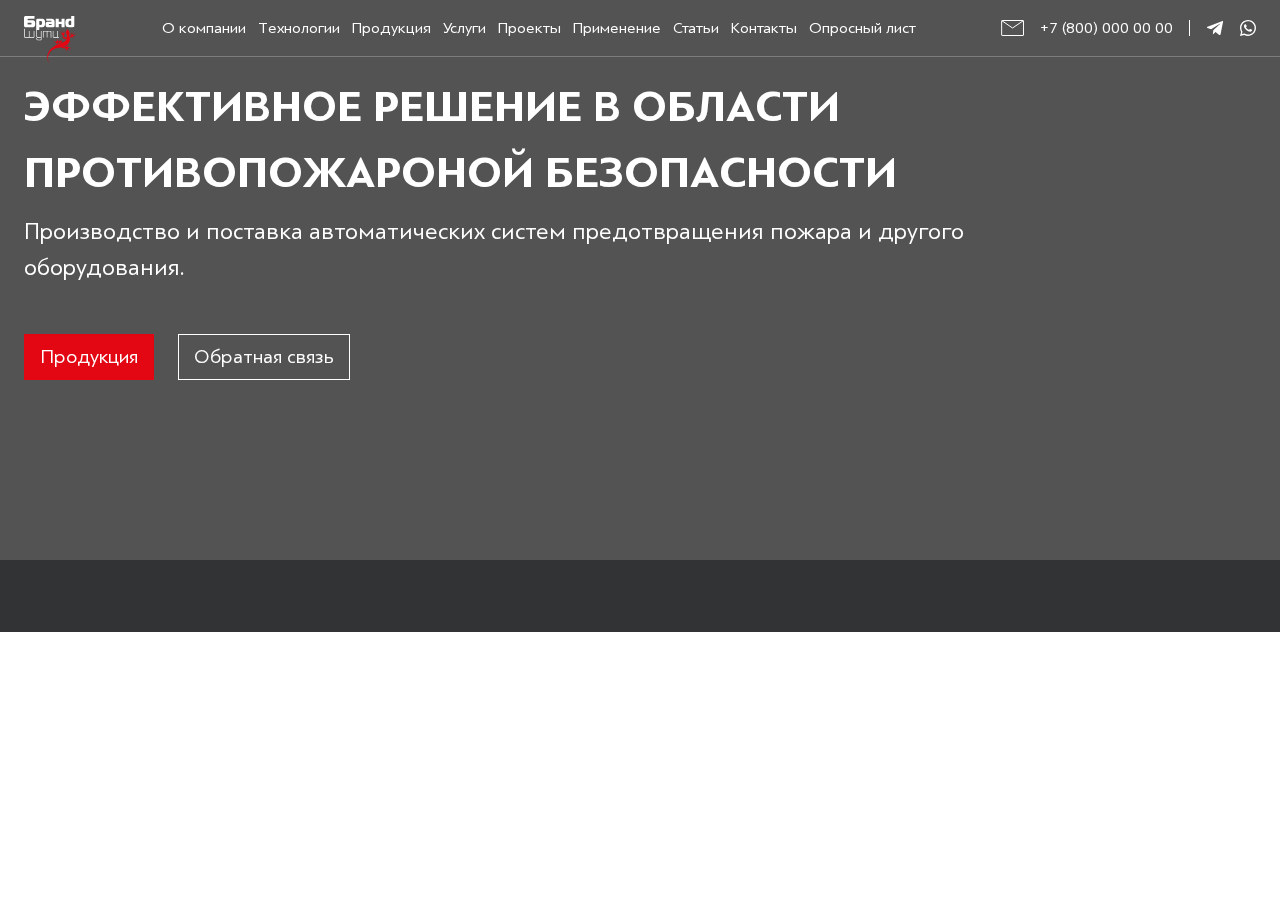
<file: index.html>
<!DOCTYPE html>
<html lang="en">
<head>
    <meta charset="UTF-8">
    <meta name="viewport" content="width=device-width, initial-scale=1.0">
    <title>Document</title>

    <link rel="stylesheet" href="./assets/fonts/stylesheet.css">
    <!-- Link Swiper's CSS -->
    <link rel="stylesheet" href="https://cdn.jsdelivr.net/npm/swiper@11/swiper-bundle.min.css" />
    <!-- Syle CSS -->
    <link rel="stylesheet" href="./assets/scss/style.css">
</head>
<body>
    
    <div class="wrapper">

        <!-- Header -->
        <header class="header">
            <div class="container header-container">
                <a href="/" class="header-logo">
                    <img src="./assets/images/logo.svg" alt="">
                </a>
                <ul class="header-navs">
                    <li>
                        <a href="#" class="header-navs__link">О компании</a>
                    </li>
                    <li>
                        <a href="#" class="header-navs__link">Технологии</a>
                    </li>
                    <li>
                        <a href="#" class="header-navs__link">Продукция</a>
                    </li>
                    <li>
                        <a href="#" class="header-navs__link">Услуги</a>
                    </li>
                    <li>
                        <a href="#" class="header-navs__link">Проекты</a>
                    </li>
                    <li>
                        <a href="#" class="header-navs__link">Применение</a>
                    </li>
                    <li>
                        <a href="#" class="header-navs__link">Статьи</a>
                    </li>
                    <li>
                        <a href="#" class="header-navs__link">Контакты</a>
                    </li>
                    <li>
                        <a href="#" class="header-navs__link">Опросный лист</a>
                    </li>
                </ul>
                <div class="header-right">
                    <a href="#">
                        <svg width="23" height="16" viewBox="0 0 23 16" fill="none" xmlns="http://www.w3.org/2000/svg">
                            <rect x="0.642822" y="0.5" width="21.8571" height="15" rx="0.5" stroke="white" />
                            <path d="M1.28571 0.997559L11.5714 7.99756L21.8571 0.998537" stroke="white" stroke-linecap="round" />
                        </svg>
                    </a>
                    <a href="tel:+7 (800) 000 00 00">+7 (800) 000 00 00</a>
                    <span class="line"></span>
                    <a href="#" class="telegram-link">
                        <svg width="18" height="16" viewBox="0 0 18 16" fill="none" xmlns="http://www.w3.org/2000/svg">
                            <path d="M17.1002 1.49373L14.5346 14.4166C14.5346 14.4166 14.1767 15.3145 13.191 14.8824L9.54402 12.0875L7.20792 14.221C7.20792 14.221 7.02562 14.3628 6.82307 14.2751L6.82529 14.2553L7.29558 10.2377C7.29558 10.2377 13.8515 4.34344 14.1216 4.09363C14.3917 3.84381 14.3039 3.7898 14.3039 3.7898C14.3174 3.48597 13.8178 3.7898 13.8178 3.7898L5.13232 9.31015L5.12266 9.30549L1.51048 8.09018C1.51048 8.09018 0.956841 7.89438 0.902828 7.46227C0.848814 7.03016 1.53074 6.8006 1.53074 6.8006L15.9187 1.15615C15.9187 1.15615 17.1002 0.636264 17.1002 1.49373Z" fill="white" />
                        </svg>
                    </a>
                    <a href="#" class="watsap-link">
                        <svg width="16" height="16" viewBox="0 0 16 16" fill="none" xmlns="http://www.w3.org/2000/svg">
                            <path d="M11.6307 9.58944C11.4266 9.49344 10.4493 9.01345 10.2668 8.93879C10.0842 8.86412 9.95533 8.84279 9.81572 9.04545C9.6761 9.24811 9.30023 9.68544 9.1821 9.8241C9.06396 9.96277 8.95657 9.97344 8.75253 9.8241C8.16637 9.59051 7.62511 9.25857 7.15237 8.84279C6.7243 8.44258 6.36196 7.97837 6.07844 7.46681C5.96031 7.27481 6.07844 7.16815 6.16436 7.06148C6.25027 6.95482 6.35766 6.83749 6.46506 6.72016C6.54367 6.61861 6.60853 6.50747 6.65836 6.38949C6.71227 6.27835 6.71227 6.14865 6.65836 6.0375C6.65836 5.9415 6.20731 4.97085 6.03548 4.57619C5.86366 4.18153 5.7133 4.23486 5.59517 4.23486H5.1656C4.96091 4.24276 4.76782 4.33108 4.62864 4.48019C4.17436 4.91069 3.92135 5.50994 3.93058 6.1335C3.98557 6.89082 4.26586 7.61486 4.73603 8.21346C5.59882 9.4864 6.77907 10.5155 8.16186 11.2001C8.63439 11.4027 8.99953 11.5201 9.28949 11.6161C9.69672 11.7383 10.1269 11.7639 10.546 11.6907C11.1085 11.5775 11.5984 11.2376 11.8991 10.7521C12.0231 10.4556 12.0639 10.1311 12.0173 9.81344C11.9636 9.73877 11.8347 9.68544 11.6307 9.58944Z" fill="white" />
                            <path d="M13.6389 2.32556C12.1384 0.821161 10.0898 -0.0172247 7.95782 0.000268354C3.54504 0.023308 -0.0133167 3.59488 0.00966537 7.97752C0.0169681 9.35243 0.383608 10.7017 1.07393 11.8934L0 16L4.23128 14.9334C5.40101 15.5657 6.71206 15.8957 8.04373 15.8933H7.95782C12.3706 15.9219 15.971 12.3922 15.9998 8.00931C16.0138 5.87665 15.163 3.82804 13.6389 2.32556ZM7.95782 14.528C6.7664 14.5289 5.59711 14.2082 4.57494 13.6L4.33868 13.4614L1.82568 14.112L2.49152 11.6801L2.34117 11.4347C0.407664 8.34189 1.36432 4.27796 4.47829 2.35735C7.08793 0.747776 10.4687 1.1275 12.6509 3.27488C13.9016 4.50707 14.602 6.18641 14.5947 7.93614C14.5887 11.5743 11.6208 14.5221 7.95782 14.528Z" fill="white" />
                        </svg>
                    </a>
                    <button class="bars">
                        <svg width="24" height="20" viewBox="0 0 24 20" fill="none" xmlns="http://www.w3.org/2000/svg">
                            <path d="M-0.00195312 9.58716H23.998" stroke="white" />
                            <path d="M-0.00195312 0.587158H23.998" stroke="white" />
                            <path d="M-0.00195312 18.5872H23.998" stroke="white" />
                        </svg>
                    </button>
                </div>
            </div>
        </header>
        <!-- Header end -->
    
        <main>

            <!-- Home -->
            <section class="home">
                <div class="home-swp">
                    <div class="swiper">
                        <div class="swiper-wrapper">
                            <div class="swiper-slide">
                                <img src="./assets/images/home-slide-1.png" alt="">
                            </div>
                            <div class="swiper-slide">
                                <img src="./assets/images/home-slide-2.png" alt="">
                            </div>
                        </div>
                    </div>
                </div>
                <div class="container home-container">
                    <div>
                        <h1>эффективное решение в области противопожароной безопасности</h1>
                        <p>Производство и поставка автоматических систем предотвращения пожара и другого оборудования.</p>
                    </div>
                    <div class="home-btn">
                        <a href="#" class="btn-red">Продукция</a>
                        <a href="#" class="btn-white-outline">Обратная связь</a>
                    </div>
                    <div class="swp-pagination"></div>
                </div>
            </section>
            <!-- Home end -->

        </main>

        <!-- Footer -->
        <footer class="footer">
            <div class="container"></div>
        </footer>
        <!-- Footer end -->

    </div>

    <!-- iMask JS -->
    <script src="./assets/js/iMask.js"></script>
    <!-- Swiper JS -->
    <script src="https://cdn.jsdelivr.net/npm/swiper@11/swiper-bundle.min.js"></script>
    <!-- JS file -->
    <script src="./assets/js/main.js"></script>

</body>
</html>
</file>
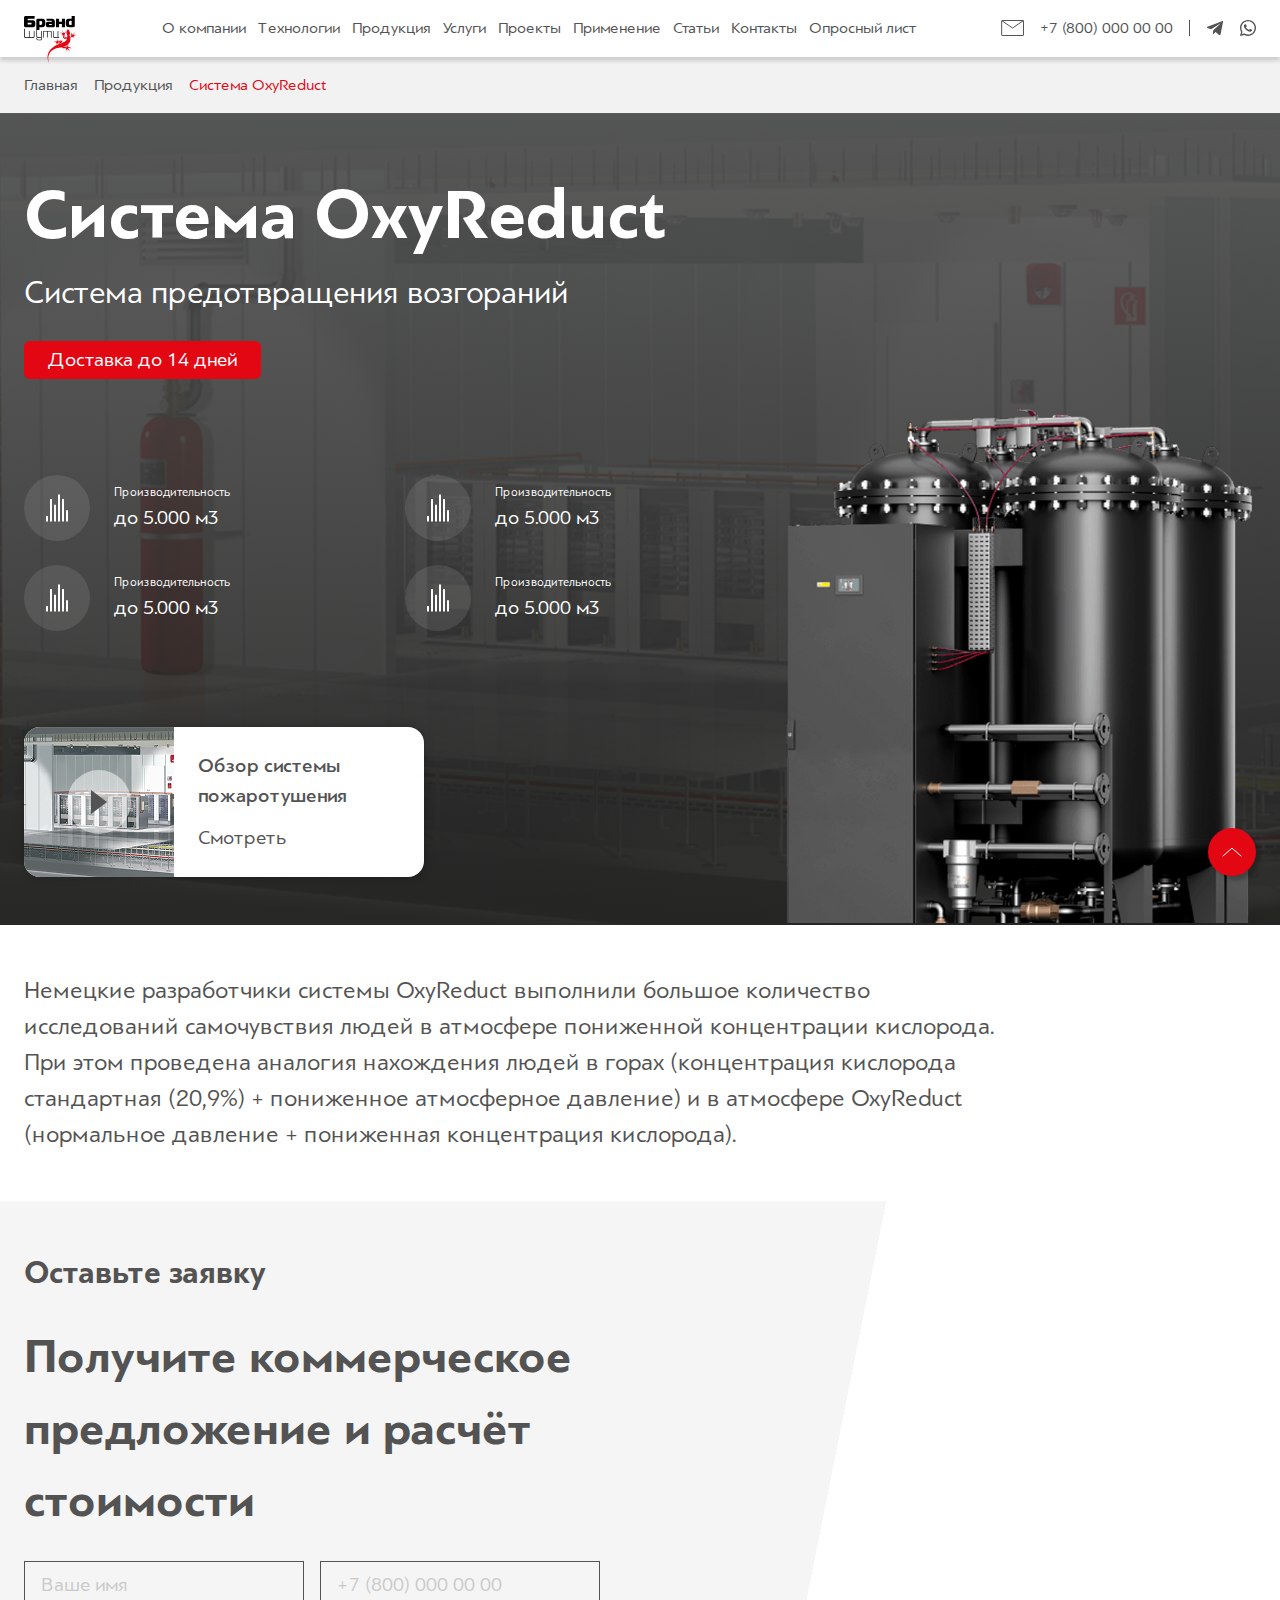
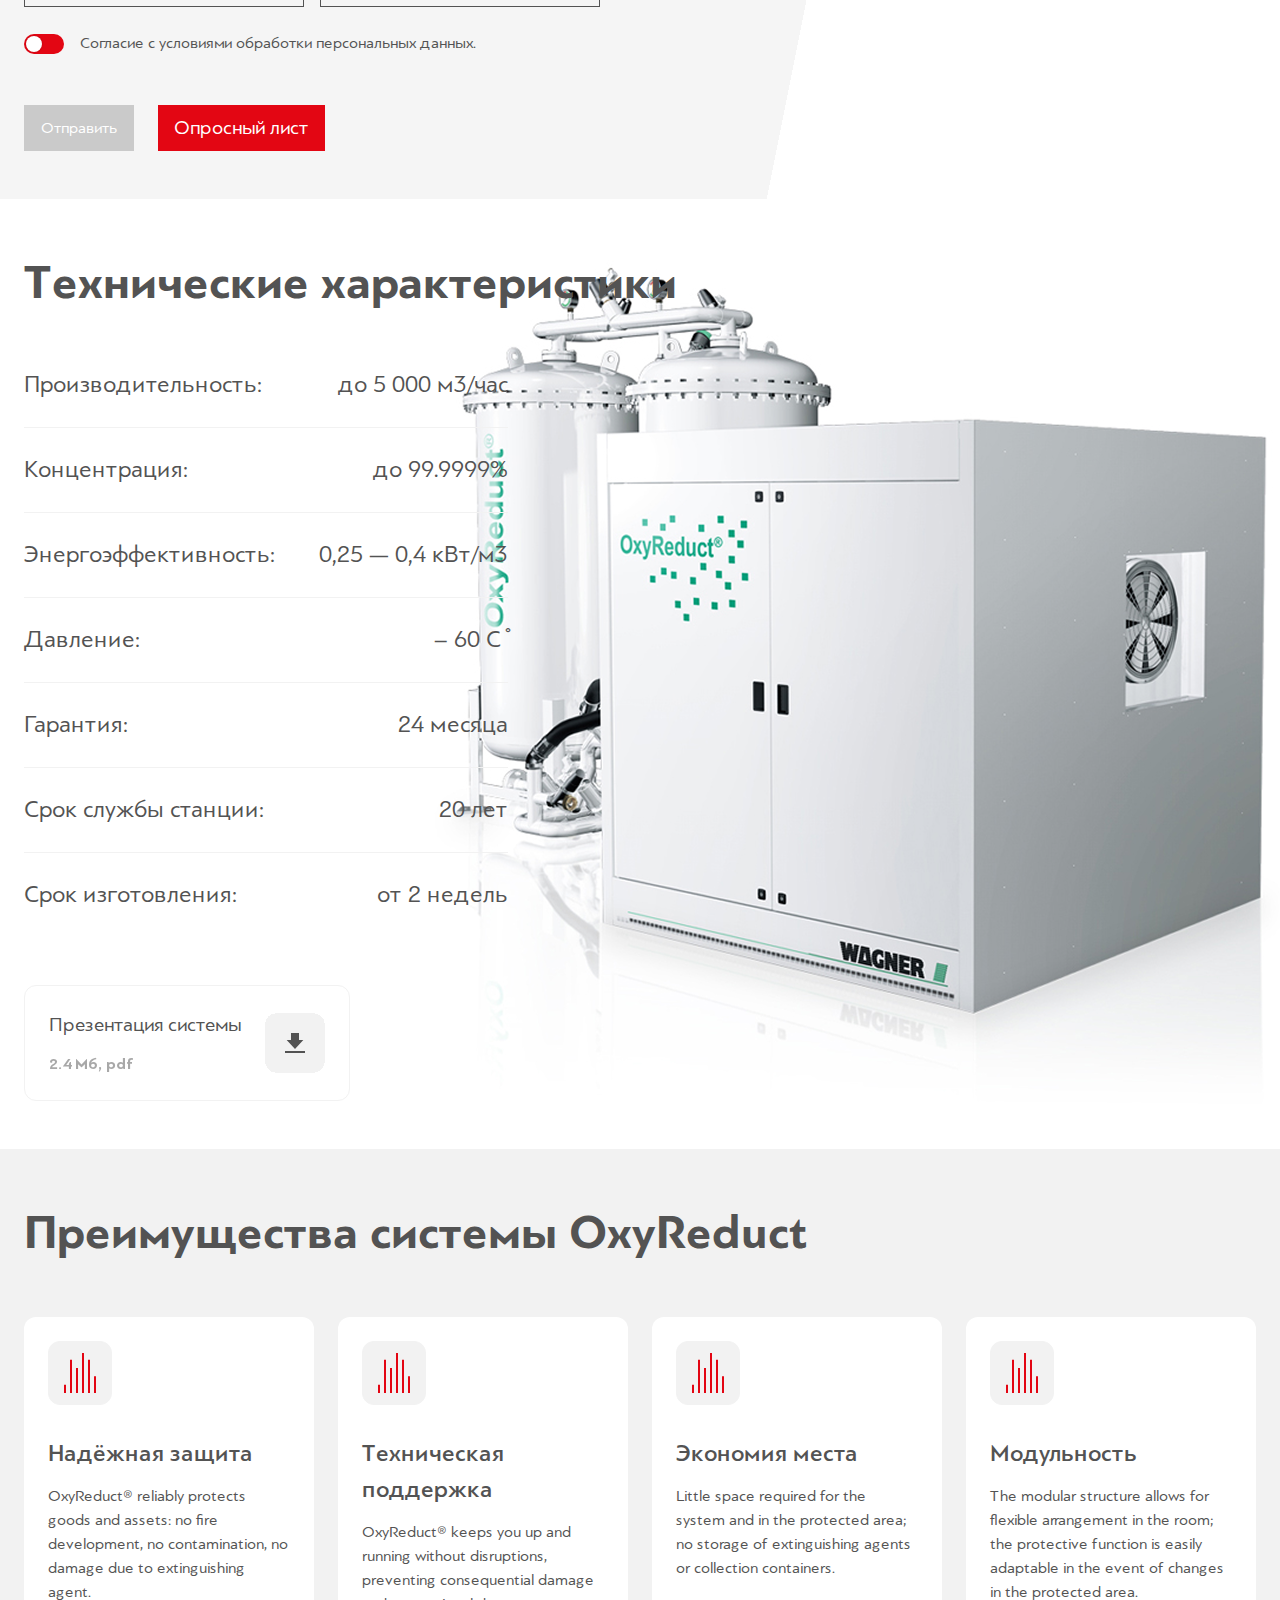
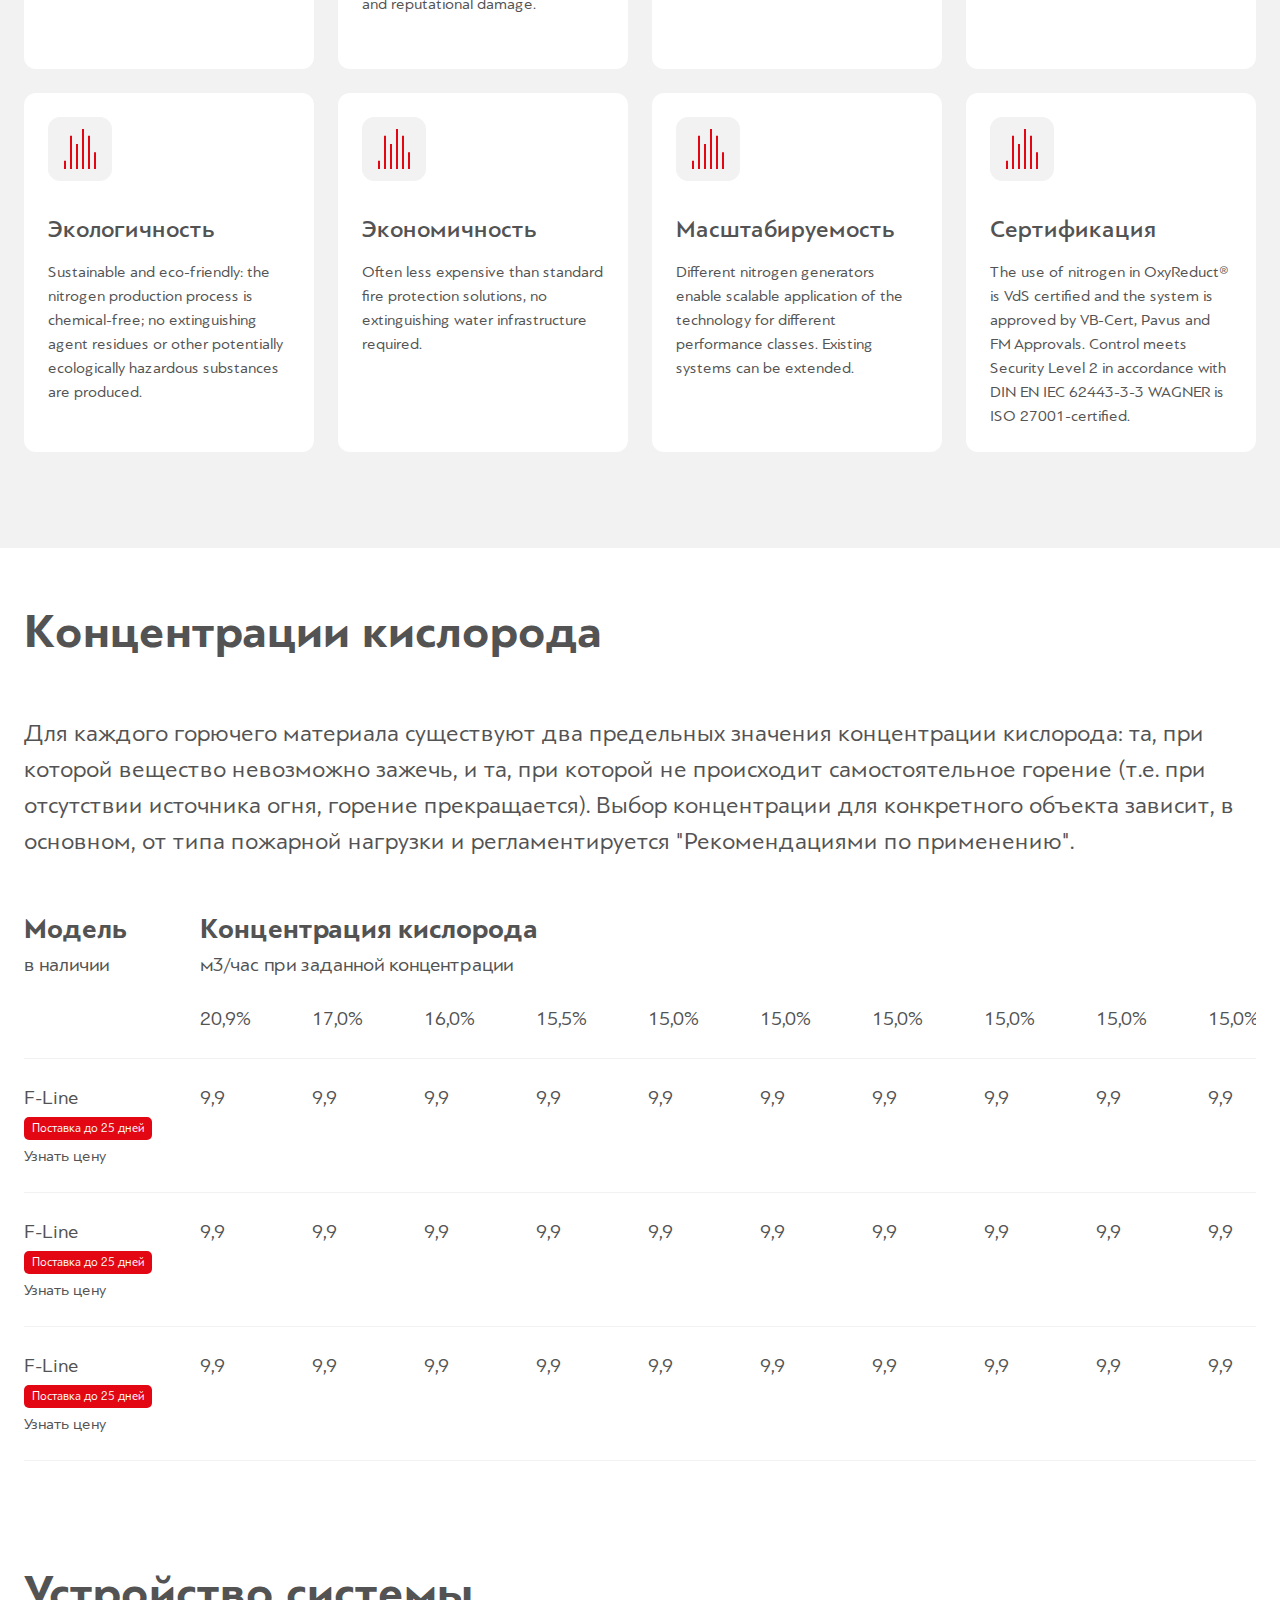
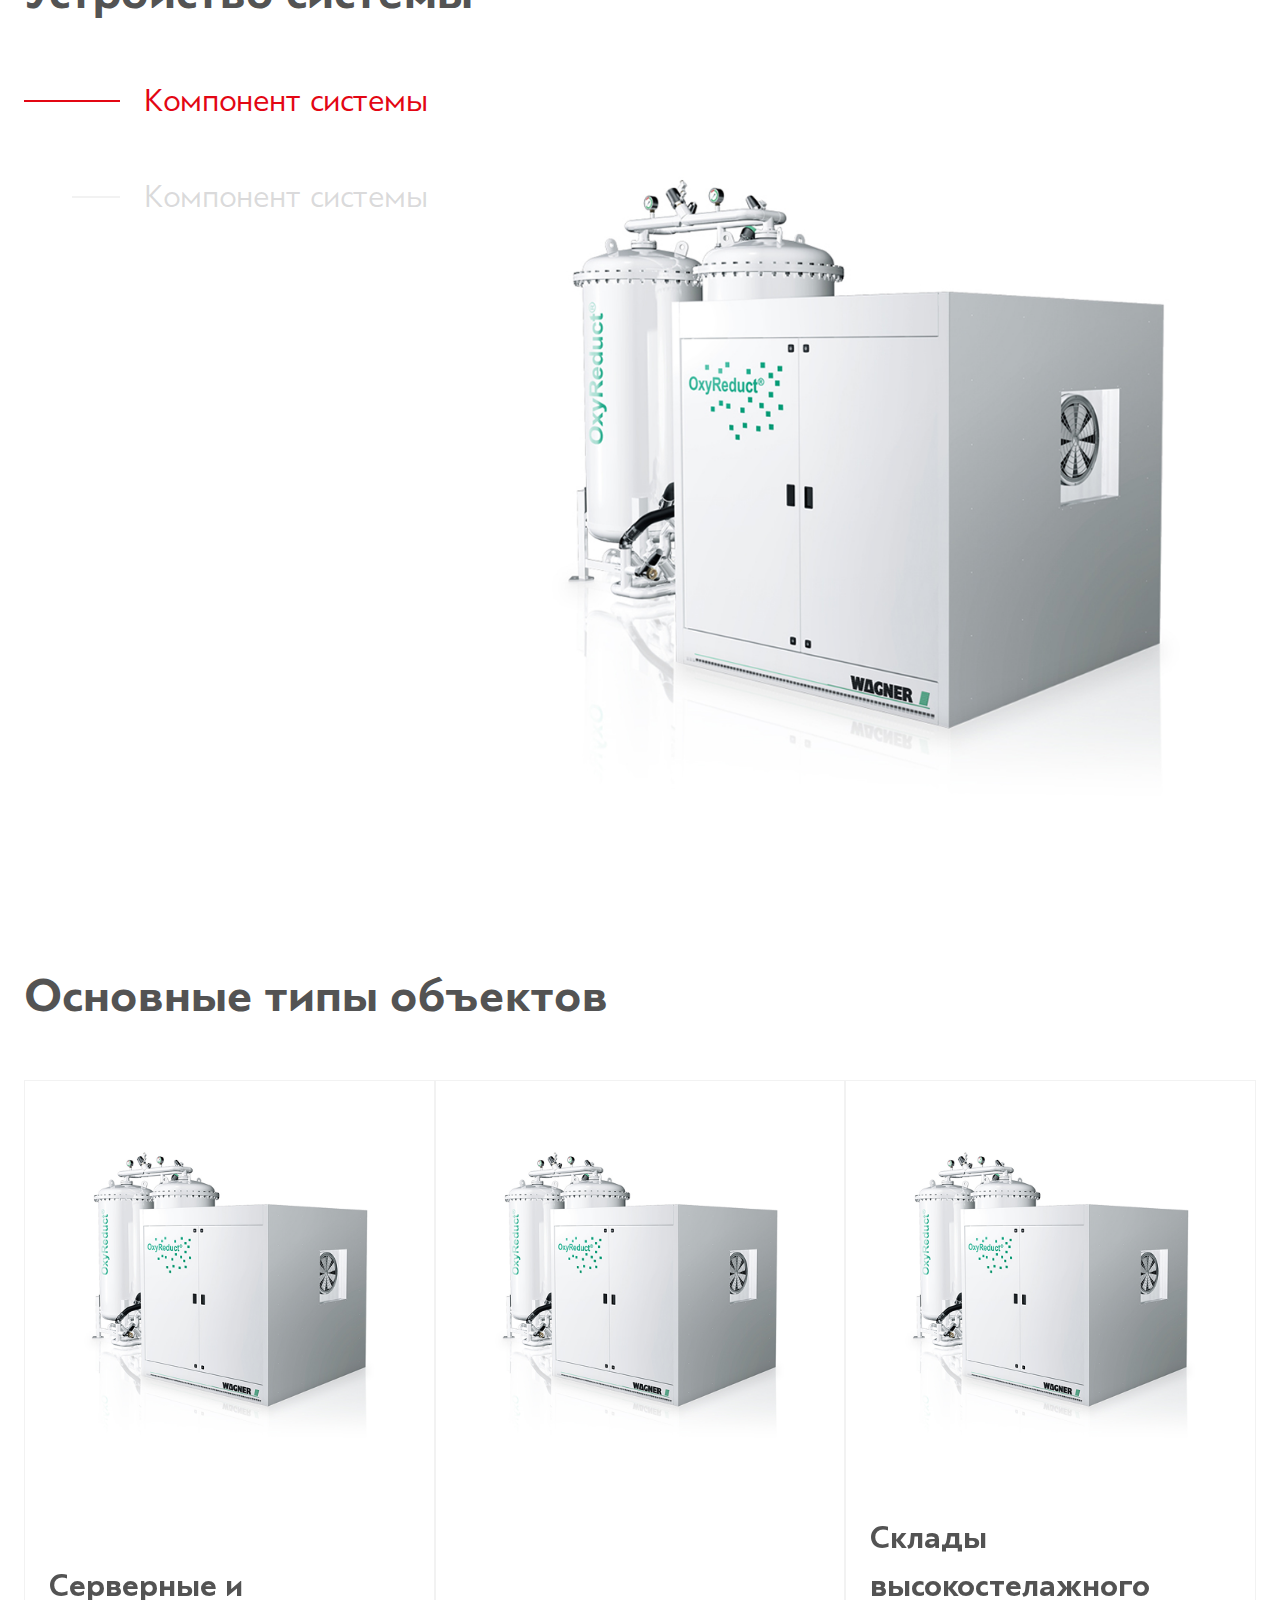
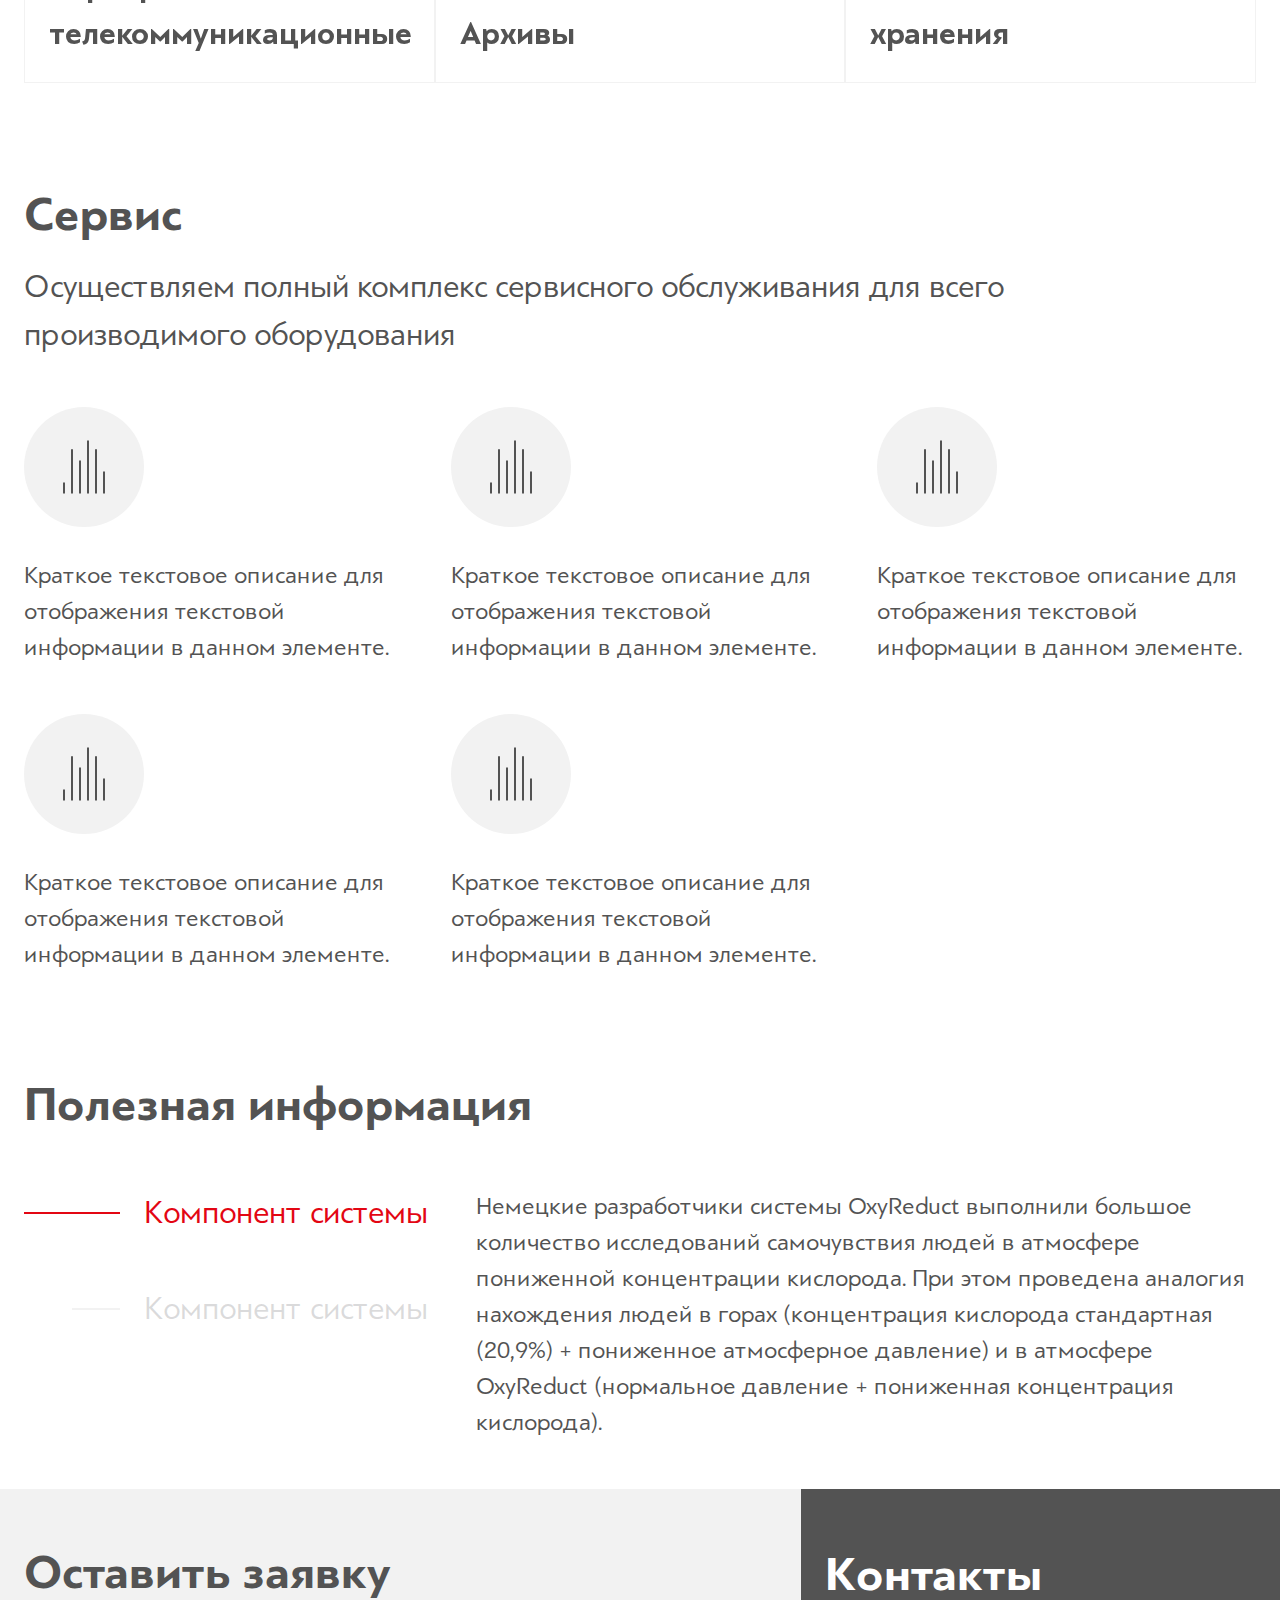
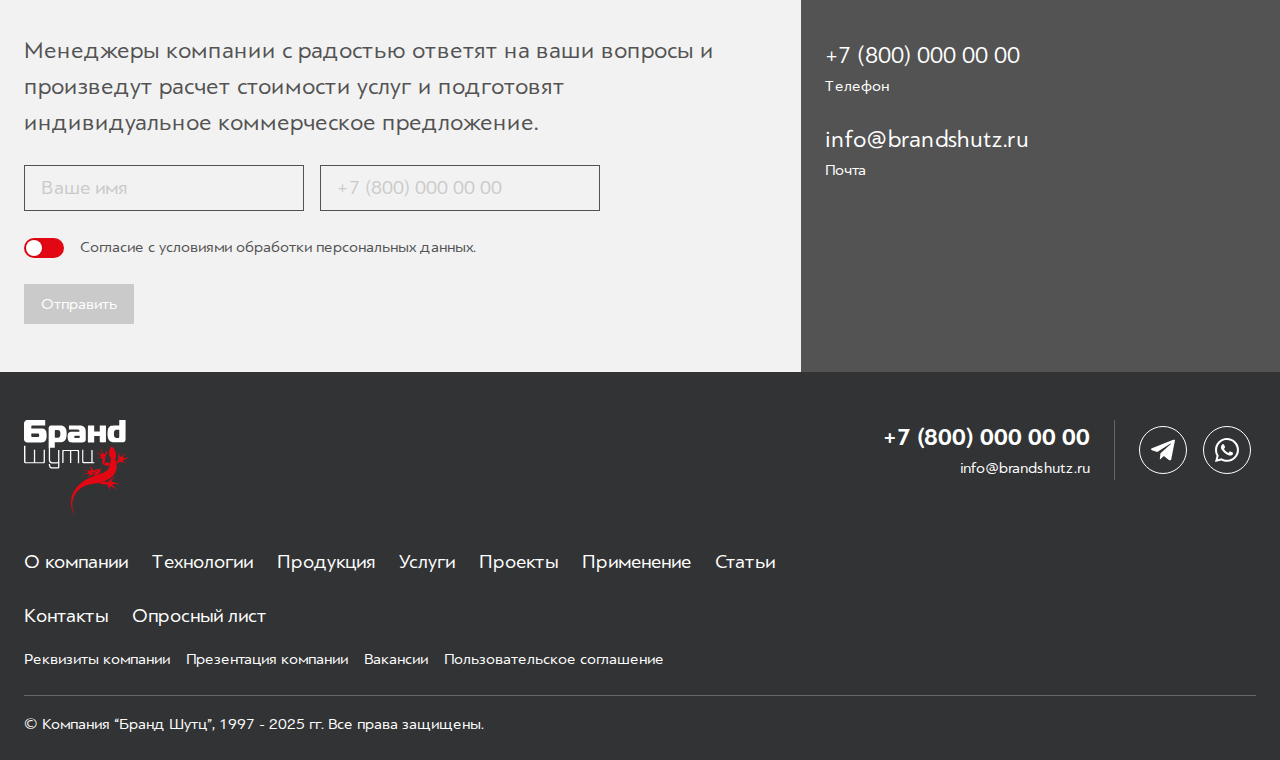
<file: production-card.html>
<!DOCTYPE html>
<html lang="en">
<head>
    <meta charset="UTF-8">
    <meta name="viewport" content="width=device-width, initial-scale=1.0">
    <title>Document</title>

    <link rel="stylesheet" href="./assets/fonts/stylesheet.css">
    <!-- Link Swiper's CSS -->
    <link rel="stylesheet" href="https://cdn.jsdelivr.net/npm/swiper@11/swiper-bundle.min.css" />
    <!-- Syle CSS -->
    <link rel="stylesheet" href="./assets/scss/style.css">
</head>
<body>

    <div class="wrapper">

        <!-- Header -->
        <header class="header header_two">
            <div class="container header-container">
                <a href="/" class="header-logo">
                    <img src="./assets/images/logo_menu.svg" alt="">
                </a>
                <ul class="header-navs">
                    <li>
                        <a href="#" class="header-navs__link">О компании</a>
                    </li>
                    <li>
                        <a href="#" class="header-navs__link">Технологии</a>
                    </li>
                    <li>
                        <a href="#" class="header-navs__link">Продукция</a>
                    </li>
                    <li>
                        <a href="#" class="header-navs__link">Услуги</a>
                    </li>
                    <li>
                        <a href="#" class="header-navs__link">Проекты</a>
                    </li>
                    <li>
                        <a href="#" class="header-navs__link">Применение</a>
                    </li>
                    <li>
                        <a href="#" class="header-navs__link">Статьи</a>
                    </li>
                    <li>
                        <a href="#" class="header-navs__link">Контакты</a>
                    </li>
                    <li>
                        <a href="#" class="header-navs__link">Опросный лист</a>
                    </li>
                </ul>
                <div class="header-right">
                    <a href="#">
                        <svg width="23" height="16" viewBox="0 0 23 16" fill="none" xmlns="http://www.w3.org/2000/svg">
                            <rect x="0.642822" y="0.5" width="21.8571" height="15" rx="0.5" stroke="#535353" />
                            <path d="M1.28571 0.997559L11.5714 7.99756L21.8571 0.998537" stroke="#535353" stroke-linecap="round" />
                        </svg>
                    </a>
                    <a href="tel:+7 (800) 000 00 00">+7 (800) 000 00 00</a>
                    <span class="line"></span>
                    <a href="#" class="telegram-link">
                        <svg width="18" height="16" viewBox="0 0 18 16" fill="none" xmlns="http://www.w3.org/2000/svg">
                            <path d="M17.1002 1.49373L14.5346 14.4166C14.5346 14.4166 14.1767 15.3145 13.191 14.8824L9.54402 12.0875L7.20792 14.221C7.20792 14.221 7.02562 14.3628 6.82307 14.2751L6.82529 14.2553L7.29558 10.2377C7.29558 10.2377 13.8515 4.34344 14.1216 4.09363C14.3917 3.84381 14.3039 3.7898 14.3039 3.7898C14.3174 3.48597 13.8178 3.7898 13.8178 3.7898L5.13232 9.31015L5.12266 9.30549L1.51048 8.09018C1.51048 8.09018 0.956841 7.89438 0.902828 7.46227C0.848814 7.03016 1.53074 6.8006 1.53074 6.8006L15.9187 1.15615C15.9187 1.15615 17.1002 0.636264 17.1002 1.49373Z" fill="#535353" />
                        </svg>
                    </a>
                    <a href="#" class="watsap-link">
                        <svg width="16" height="16" viewBox="0 0 16 16" fill="none" xmlns="http://www.w3.org/2000/svg">
                            <path d="M11.6307 9.58944C11.4266 9.49344 10.4493 9.01345 10.2668 8.93879C10.0842 8.86412 9.95533 8.84279 9.81572 9.04545C9.6761 9.24811 9.30023 9.68544 9.1821 9.8241C9.06396 9.96277 8.95657 9.97344 8.75253 9.8241C8.16637 9.59051 7.62511 9.25857 7.15237 8.84279C6.7243 8.44258 6.36196 7.97837 6.07844 7.46681C5.96031 7.27481 6.07844 7.16815 6.16436 7.06148C6.25027 6.95482 6.35766 6.83749 6.46506 6.72016C6.54367 6.61861 6.60853 6.50747 6.65836 6.38949C6.71227 6.27835 6.71227 6.14865 6.65836 6.0375C6.65836 5.9415 6.20731 4.97085 6.03548 4.57619C5.86366 4.18153 5.7133 4.23486 5.59517 4.23486H5.1656C4.96091 4.24276 4.76782 4.33108 4.62864 4.48019C4.17436 4.91069 3.92135 5.50994 3.93058 6.1335C3.98557 6.89082 4.26586 7.61486 4.73603 8.21346C5.59882 9.4864 6.77907 10.5155 8.16186 11.2001C8.63439 11.4027 8.99953 11.5201 9.28949 11.6161C9.69672 11.7383 10.1269 11.7639 10.546 11.6907C11.1085 11.5775 11.5984 11.2376 11.8991 10.7521C12.0231 10.4556 12.0639 10.1311 12.0173 9.81344C11.9636 9.73877 11.8347 9.68544 11.6307 9.58944Z" fill="#535353" />
                            <path d="M13.6389 2.32556C12.1384 0.821161 10.0898 -0.0172247 7.95782 0.000268354C3.54504 0.023308 -0.0133167 3.59488 0.00966537 7.97752C0.0169681 9.35243 0.383608 10.7017 1.07393 11.8934L0 16L4.23128 14.9334C5.40101 15.5657 6.71206 15.8957 8.04373 15.8933H7.95782C12.3706 15.9219 15.971 12.3922 15.9998 8.00931C16.0138 5.87665 15.163 3.82804 13.6389 2.32556ZM7.95782 14.528C6.7664 14.5289 5.59711 14.2082 4.57494 13.6L4.33868 13.4614L1.82568 14.112L2.49152 11.6801L2.34117 11.4347C0.407664 8.34189 1.36432 4.27796 4.47829 2.35735C7.08793 0.747776 10.4687 1.1275 12.6509 3.27488C13.9016 4.50707 14.602 6.18641 14.5947 7.93614C14.5887 11.5743 11.6208 14.5221 7.95782 14.528Z" fill="#535353" />
                        </svg>
                    </a>
                    <button class="bars">
                        <svg width="24" height="20" viewBox="0 0 24 20" fill="none" xmlns="http://www.w3.org/2000/svg">
                            <path d="M-0.00195312 9.58716H23.998" stroke="#535353" />
                            <path d="M-0.00195312 0.587158H23.998" stroke="#535353" />
                            <path d="M-0.00195312 18.5872H23.998" stroke="#535353" />
                        </svg>
                    </button>
                </div>
            </div>
        </header>
        <!-- Header end -->

        <div class="page_links">
          <div class="container">
            <a href="/">
              Главная
            </a>
            <a href="#">
              Продукция
            </a>
            <a href="#" class="active">
              Система OxyReduct
            </a>
          </div>
        </div>

        <div class="menu">
            <div class="menu_top">
                <div class="menu_head">
                    <a href="/">
                        <img src="./assets/images/logo_menu.svg" alt="">
                    </a>
                    <button class="menu_close">
                        <svg width="18" height="18" viewBox="0 0 18 18" fill="none" xmlns="http://www.w3.org/2000/svg">
                            <path d="M17 17L1 1M1 17L17 1" stroke="#535353"/>
                        </svg>
                    </button>
                </div>
                <ul class="menu_navs">
                    <li>
                        <a href="#" class="header-navs__link">О компании</a>
                    </li>
                    <li>
                        <a href="#" class="header-navs__link">Технологии</a>
                    </li>
                    <li>
                        <a href="#" class="header-navs__link">Продукция</a>
                    </li>
                    <li>
                        <a href="#" class="header-navs__link">Услуги</a>
                    </li>
                    <li>
                        <a href="#" class="header-navs__link">Проекты</a>
                    </li>
                    <li>
                        <a href="#" class="header-navs__link">Применение</a>
                    </li>
                    <li>
                        <a href="#" class="header-navs__link">Статьи</a>
                    </li>
                    <li>
                        <a href="#" class="header-navs__link">Контакты</a>
                    </li>
                    <li>
                        <a href="#" class="header-navs__link">Опросный лист</a>
                    </li>
                </ul>
            </div>
            <div class="menu_bottom">
                <div class="menu_contact">
                    <a href="tel:+78000000000" class="phone_link">
                        +7 (800) 000 00 00
                    </a>
                    <a href="mailto:info@brandshutz.ru">
                        info@brandshutz.ru
                    </a>
                </div>
                <div class="menu_social">
                    <a href="#">
                        <svg width="24" height="24" viewBox="0 0 24 24" fill="none" xmlns="http://www.w3.org/2000/svg">
                            <path d="M24 2.36132L20.1991 21.5057C20.1991 21.5057 19.669 22.836 18.2087 22.1959L12.8059 18.0553L9.34513 21.2161C9.34513 21.2161 9.07507 21.4261 8.775 21.2961L8.77829 21.2669L9.47499 15.315C9.47499 15.315 19.1872 6.58299 19.5873 6.21291C19.9874 5.84282 19.8574 5.76281 19.8574 5.76281C19.8774 5.3127 19.1372 5.76281 19.1372 5.76281L6.27025 13.9409L6.25594 13.934L0.90472 12.1336C0.90472 12.1336 0.0845327 11.8435 0.00451441 11.2033C-0.0755039 10.5632 0.934727 10.2231 0.934727 10.2231L22.2496 1.86121C22.2496 1.86121 24 1.09103 24 2.36132Z" fill="#535353"/>
                        </svg>
                    </a>
                    <a href="#">
                        <svg width="22" height="22" viewBox="0 0 22 22" fill="none" xmlns="http://www.w3.org/2000/svg">
                        <path d="M15.9922 13.1855C15.7116 13.0535 14.3678 12.3935 14.1168 12.2908C13.8658 12.1882 13.6886 12.1588 13.4966 12.4375C13.3046 12.7162 12.7878 13.3175 12.6254 13.5081C12.463 13.6988 12.3153 13.7135 12.0347 13.5081C11.2288 13.1869 10.4845 12.7305 9.83451 12.1588C9.24592 11.6085 8.74769 10.9703 8.35786 10.2669C8.19543 10.0029 8.35786 9.8562 8.47599 9.70954C8.59412 9.56288 8.74179 9.40155 8.88945 9.24021C8.99754 9.10059 9.08673 8.94777 9.15525 8.78556C9.22938 8.63273 9.22938 8.45439 9.15525 8.30156C9.15525 8.16957 8.53506 6.83492 8.29879 6.29226C8.06253 5.74961 7.85579 5.82294 7.69336 5.82294H7.1027C6.82125 5.83379 6.55575 5.95523 6.36438 6.16027C5.73975 6.7522 5.39185 7.57616 5.40455 8.43356C5.48015 9.47488 5.86556 10.4704 6.51204 11.2935C7.69838 13.0438 9.32123 14.4588 11.2226 15.4001C11.8723 15.6788 12.3744 15.8401 12.773 15.9721C13.333 16.1402 13.9245 16.1754 14.5007 16.0748C15.2742 15.919 15.9479 15.4517 16.3613 14.7841C16.5317 14.3764 16.5878 13.9302 16.5237 13.4935C16.4499 13.3908 16.2727 13.3175 15.9922 13.1855Z" fill="#535353"/>
                        <path d="M18.7535 3.19765C16.6903 1.1291 13.8735 -0.0236839 10.942 0.000368987C4.87443 0.0320485 -0.0183105 4.94295 0.0132899 10.9691C0.0233311 12.8596 0.527461 14.7149 1.47665 16.3534L0 22L5.81801 20.5334C7.42638 21.4028 9.22908 21.8566 11.0601 21.8533H10.942C17.0096 21.8926 21.9602 17.0392 21.9998 11.0128C22.019 8.08039 20.8492 5.26356 18.7535 3.19765ZM10.942 19.976C9.3038 19.9772 7.69602 19.5363 6.29054 18.7001L5.96568 18.5094L2.51031 19.404L3.42584 16.0601L3.2191 15.7228C0.560538 11.4701 1.87594 5.88219 6.15764 3.24135C9.74591 1.02819 14.3944 1.55032 17.395 4.50296C19.1147 6.19722 20.0778 8.50631 20.0677 10.9122C20.0594 15.9146 15.9786 19.9678 10.942 19.976Z" fill="#535353"/>
                        </svg>
                    </a>
                </div>
                <span>
                    © Компания “Firex”, 1997 - 2025 гг.<br>
                    Все права защищены.
                </span>
            </div>
        </div>

        <main>
            <a href="#" class="top_link">
                <svg width="20" height="10" viewBox="0 0 20 10" fill="none" xmlns="http://www.w3.org/2000/svg">
                <path d="M1 8.99991L9.99999 1.16284L19 8.99991" stroke="white" stroke-linecap="round"/>
                </svg>
            </a>

            <!-- Home -->
            <section class="production_home">
              <img class="production_home_bg" src="./assets/images/home-slide-1.png" alt="">
              <div class="container">
                <div class="production_home_in">
                  <div class="production_home_left">
                    <h1>
                      Система OxyReduct
                    </h1>
                    <p>
                      Система предотвращения возгораний
                    </p>
                    <span class="btn-red">
                      Доставка до 14 дней
                    </span>
                    <ul>
                      <li>
                        <img src="./assets/images/home_icon.svg" alt="">
                        <p>
                          <span>
                            Производительность
                          </span>
                          до 5.000 м3
                        </p>
                      </li>
                      <li>
                        <img src="./assets/images/home_icon.svg" alt="">
                        <p>
                          <span>
                            Производительность
                          </span>
                          до 5.000 м3
                        </p>
                      </li>
                      <li>
                        <img src="./assets/images/home_icon.svg" alt="">
                        <p>
                          <span>
                            Производительность
                          </span>
                          до 5.000 м3
                        </p>
                      </li>
                      <li>
                        <img src="./assets/images/home_icon.svg" alt="">
                        <p>
                          <span>
                            Производительность
                          </span>
                          до 5.000 м3
                        </p>
                      </li>
                    </ul>
                    <div class="production_video_block">
                      <div class="production_video_block_left">
                        <img src="./assets/images/production_video_img.png" alt="">
                        <button>
                          <svg width="16" height="24" viewBox="0 0 16 24" fill="none" xmlns="http://www.w3.org/2000/svg">
                            <path d="M16 12L-1.04907e-06 24L0 -6.99382e-07L16 12Z" fill="#535353"/>
                          </svg>
                        </button>
                      </div>
                      <div class="production_video_block_right">
                        <p>
                          Обзор системы пожаротушения
                        </p>
                        <a href="#">
                          Смотреть
                        </a>
                      </div>
                    </div>
                  </div>
                  <div class="production_home_right">
                    <img src="./assets/images/production_img.png" alt="">
                  </div>
                </div>
              </div>
            </section>
            <!-- Home end -->

            <div class="home_bottom_text">
              <div class="container">
                <p>
                  Немецкие разработчики системы OxyReduct выполнили большое количество исследований самочувствия людей в атмосфере пониженной концентрации  кислорода. При этом проведена аналогия нахождения людей в горах (концентрация кислорода стандартная (20,9%) + пониженное атмосферное давление) и в атмосфере OxyReduct (нормальное давление + пониженная концентрация кислорода).
                </p>
              </div>
            </div>

            <!-- request -->
            <section class="request">
              <div class="container">
                    <div class="contact_request">
                      <span class="request_title">
                        Оставьте заявку
                      </span>
                      <h3>
                        Получите коммерческое предложение и расчёт стоимости
                      </h3>
                      <form action="#">
                          <div class="input_group">
                              <input type="text" placeholder="Ваше имя">
                              <input type="tel" placeholder="+7 (800) 000 00 00">
                          </div>
                          <label class="toggle-wrapper">
                              <div class="toggle">
                              <input type="checkbox" id="personal-data">
                              <span class="slider"></span>
                              </div>
                              <span>Согласие с условиями обработки персональных данных.</span>
                          </label>
                          <div class="form_btns">
                            <button type="submit">
                                Отправить
                            </button>
                            <a href="#" class="btn-red">
                              Опросный лист
                            </a>
                          </div>
                      </form>
                    </div>
              </div>
            </section>
            <!-- request -->

            <!-- specifications -->
            <section class="specifications">
              <div class="container">
                <div class="specifications_text">
                  <h3>
                    Технические характеристики
                  </h3>
                  <ul>
                    <li>
                      <span>
                        Производительность:
                      </span>
                      <span>
                        до 5 000 м3/час
                      </span>
                    </li>
                    <li>
                      <span>
                        Концентрация:
                      </span>
                      <span>
                        до 99.9999%
                      </span>
                    </li>
                    <li>
                      <span>
                        Энергоэффективность:
                      </span>
                      <span>
                        0,25 — 0,4 кВт/м3
                      </span>
                    </li>
                    <li>
                      <span>
                        Давление:
                      </span>
                      <span>
                        – 60 C ̊
                      </span>
                    </li>
                    <li>
                      <span>
                        Гарантия:
                      </span>
                      <span>
                        24 месяца
                      </span>
                    </li>
                    <li>
                      <span>
                        Срок службы станции:
                      </span>
                      <span>
                        20 лет
                      </span>
                    </li>
                    <li>
                      <span>
                        Срок изготовления:
                      </span>
                      <span>
                        от 2 недель
                      </span>
                    </li>
                  </ul>
                  <a href="#">
                    <div class="download_text">
                      <p>
                        Презентация системы
                      </p>
                      <span>
                        2.4 Мб, pdf
                      </span>
                    </div>
                    <img src="./assets/images/download_icon.svg" alt="">
                  </a>
                </div>
                <img class="specifications_img" src="./assets/images/specifications_img.png" alt="">
              </div>
            </section>
            <!-- specifications -->

            <!-- system -->
            <section class="system">
              <div class="container">
                <h3>
                  Преимущества системы OxyReduct
                </h3>
                <div class="system_cards">
                  <div class="system_card">
                    <img src="./assets/images/system_icon.svg" alt="">
                    <h6>
                      Надёжная защита
                    </h6>
                    <p>
                      OxyReduct® reliably protects goods and assets: no fire development, no contamination, no damage due to extinguishing agent.
                    </p>
                  </div>
                  <div class="system_card">
                    <img src="./assets/images/system_icon.svg" alt="">
                    <h6>
                      Техническая поддержка
                    </h6>
                    <p>
                      OxyReduct®­ keeps you up and running without disruptions, preventing consequential damage and reputational damage.
                    </p>
                  </div>
                  <div class="system_card">
                    <img src="./assets/images/system_icon.svg" alt="">
                    <h6>
                      Экономия места
                    </h6>
                    <p>
                      Little space required for the system and in the protected area; no storage of extinguishing agents or collection containers.
                    </p>
                  </div>
                  <div class="system_card">
                    <img src="./assets/images/system_icon.svg" alt="">
                    <h6>
                      Модульность
                    </h6>
                    <p>
                      The modular structure allows for flexible arrangement in the room; the protective function is easily adaptable in the event of changes in the protected area.
                    </p>
                  </div>
                  <div class="system_card">
                    <img src="./assets/images/system_icon.svg" alt="">
                    <h6>
                      Экологичность
                    </h6>
                    <p>
                      Sustainable and eco-friendly: the nitrogen production process is chemical-free; no extinguishing agent residues or other potentially ecologically hazardous substances are produced.
                    </p>
                  </div>
                  <div class="system_card">
                    <img src="./assets/images/system_icon.svg" alt="">
                    <h6>
                      Экономичность
                    </h6>
                    <p>
                      Often less expensive than standard fire protection solutions, no extinguishing water infrastructure required.
                    </p>
                  </div>
                  <div class="system_card">
                    <img src="./assets/images/system_icon.svg" alt="">
                    <h6>
                      Масштабируемость
                    </h6>
                    <p>
                      Different nitrogen generators enable scalable application of the technology for different performance classes. Existing systems can be extended.
                    </p>
                  </div>
                  <div class="system_card">
                    <img src="./assets/images/system_icon.svg" alt="">
                    <h6>
                      Сертификация
                    </h6>
                    <p>
                      The use of nitrogen in OxyReduct® is VdS certified and the system is approved by VB-Cert, Pavus and FM Approvals. Control meets Security Level 2 in accordance with DIN EN IEC 62443-3-3 WAGNER is ISO 27001-certified.
                    </p>
                  </div>
                </div>
                <div class="swiper systemSwiper">
                  <div class="system-pagination"></div>
                  <div class="swiper-wrapper">
                    <div class="swiper-slide">
                      <div class="system_card">
                        <img src="./assets/images/system_icon.svg" alt="">
                        <h6>
                          Надёжная защита
                        </h6>
                        <p>
                          OxyReduct® reliably protects goods and assets: no fire development, no contamination, no damage due to extinguishing agent.
                        </p>
                      </div>
                    </div>
                    <div class="swiper-slide">
                      <div class="system_card">
                        <img src="./assets/images/system_icon.svg" alt="">
                        <h6>
                          Техническая поддержка
                        </h6>
                        <p>
                          OxyReduct® reliably protects goods and assets: no fire development, no contamination, no damage due to extinguishing agent.
                        </p>
                      </div>
                    </div>
                    <div class="swiper-slide">
                      <div class="system_card">
                        <img src="./assets/images/system_icon.svg" alt="">
                        <h6>
                          Экономия места
                        </h6>
                        <p>
                          OxyReduct® reliably protects goods and assets: no fire development, no contamination, no damage due to extinguishing agent.
                        </p>
                      </div>
                    </div>
                    <div class="swiper-slide">
                      <div class="system_card">
                        <img src="./assets/images/system_icon.svg" alt="">
                        <h6>
                          Техническая поддержка
                        </h6>
                        <p>
                          OxyReduct® reliably protects goods and assets: no fire development, no contamination, no damage due to extinguishing agent.
                        </p>
                      </div>
                    </div>
                    <div class="swiper-slide">
                      <div class="system_card">
                        <img src="./assets/images/system_icon.svg" alt="">
                        <h6>
                          Экономия места
                        </h6>
                        <p>
                          OxyReduct® reliably protects goods and assets: no fire development, no contamination, no damage due to extinguishing agent.
                        </p>
                      </div>
                    </div>
                  </div>
                </div>
              </div>
            </section>
            <!-- system -->

            <!-- concentrations -->
            <section class="concentrations">
              <div class="container">
                <h3>
                  Концентрации кислорода
                </h3>
                <p>
                  Для каждого горючего материала существуют два предельных значения  концентрации кислорода: та, при которой вещество невозможно зажечь, и  та, при которой не происходит самостоятельное горение (т.е. при  отсутствии источника огня, горение прекращается). Выбор концентрации для конкретного объекта зависит, в основном, от типа пожарной нагрузки и  регламентируется "Рекомендациями по применению".
                </p>
                <div class="concentrations_scrolls">
                  <div class="concentrations_model">
                    <div class="concentrations_model_head">
                      <h6>
                        Модель
                      </h6>
                      <p>
                        в наличии
                      </p>
                    </div>
                    <div class="concentrations_model_in">
                      <h6>
                        Концентрация кислорода
                      </h6>
                      <p>
                        м3/час при заданной концентрации
                      </p>
                      <div class="concentrations_model_blocks">
                        <div class="concentrations_model_block">
                          <h6>
                            20,9%
                          </h6>
                        </div>
                        <div class="concentrations_model_block">
                          <h6>
                            17,0%
                          </h6>
                        </div>
                        <div class="concentrations_model_block">
                          <h6>
                            16,0%
                          </h6>
                        </div>
                        <div class="concentrations_model_block">
                          <h6>
                            15,5%
                          </h6>
                        </div>
                        <div class="concentrations_model_block">
                          <h6>
                            15,0%
                          </h6>
                        </div>
                        <div class="concentrations_model_block">
                          <h6>
                            15,0%
                          </h6>
                        </div>
                        <div class="concentrations_model_block">
                          <h6>
                            15,0%
                          </h6>
                        </div>
                        <div class="concentrations_model_block">
                          <h6>
                            15,0%
                          </h6>
                        </div>
                        <div class="concentrations_model_block">
                          <h6>
                            15,0%
                          </h6>
                        </div>
                        <div class="concentrations_model_block">
                          <h6>
                            15,0%
                          </h6>
                        </div>
                        <div class="concentrations_model_block">
                          <h6>
                            15,0%
                          </h6>
                        </div>
                        <div class="concentrations_model_block">
                          <h6>
                            15,0%
                          </h6>
                        </div>
                      </div>
                    </div>
                  </div>
                  <div class="concentrations_tables">
                    <div class="concentrations_table">
                      <div class="concentrations_table_head">
                        <h6>
                          F-Line
                        </h6>
                        <span>
                          Поставка до 25 дней
                        </span>
                        <p>
                          Узнать цену
                        </p>
                      </div>
                      <div class="concentrations_table_in">
                        <div class="concentrations_table_block">
                          <h6>
                            9,9
                          </h6>
                        </div>
                        <div class="concentrations_table_block">
                          <h6>
                            9,9
                          </h6>
                        </div>
                        <div class="concentrations_table_block">
                          <h6>
                            9,9
                          </h6>
                        </div>
                        <div class="concentrations_table_block">
                          <h6>
                            9,9
                          </h6>
                        </div>
                        <div class="concentrations_table_block">
                          <h6>
                            9,9
                          </h6>
                        </div>
                        <div class="concentrations_table_block">
                          <h6>
                            9,9
                          </h6>
                        </div>
                        <div class="concentrations_table_block">
                          <h6>
                            9,9
                          </h6>
                        </div>
                        <div class="concentrations_table_block">
                          <h6>
                            9,9
                          </h6>
                        </div>
                        <div class="concentrations_table_block">
                          <h6>
                            9,9
                          </h6>
                        </div>
                        <div class="concentrations_table_block">
                          <h6>
                            9,9
                          </h6>
                        </div>
                        <div class="concentrations_table_block">
                          <h6>
                            9,9
                          </h6>
                        </div>
                        <div class="concentrations_table_block">
                          <h6>
                            9,9
                          </h6>
                        </div>
                      </div>
                    </div>
                    <div class="concentrations_table">
                      <div class="concentrations_table_head">
                        <h6>
                          F-Line
                        </h6>
                        <span>
                          Поставка до 25 дней
                        </span>
                        <p>
                          Узнать цену
                        </p>
                      </div>
                      <div class="concentrations_table_in">
                        <div class="concentrations_table_block">
                          <h6>
                            9,9
                          </h6>
                        </div>
                        <div class="concentrations_table_block">
                          <h6>
                            9,9
                          </h6>
                        </div>
                        <div class="concentrations_table_block">
                          <h6>
                            9,9
                          </h6>
                        </div>
                        <div class="concentrations_table_block">
                          <h6>
                            9,9
                          </h6>
                        </div>
                        <div class="concentrations_table_block">
                          <h6>
                            9,9
                          </h6>
                        </div>
                        <div class="concentrations_table_block">
                          <h6>
                            9,9
                          </h6>
                        </div>
                        <div class="concentrations_table_block">
                          <h6>
                            9,9
                          </h6>
                        </div>
                        <div class="concentrations_table_block">
                          <h6>
                            9,9
                          </h6>
                        </div>
                        <div class="concentrations_table_block">
                          <h6>
                            9,9
                          </h6>
                        </div>
                        <div class="concentrations_table_block">
                          <h6>
                            9,9
                          </h6>
                        </div>
                        <div class="concentrations_table_block">
                          <h6>
                            9,9
                          </h6>
                        </div>
                        <div class="concentrations_table_block">
                          <h6>
                            9,9
                          </h6>
                        </div>
                      </div>
                    </div>
                    <div class="concentrations_table">
                      <div class="concentrations_table_head">
                        <h6>
                          F-Line
                        </h6>
                        <span>
                          Поставка до 25 дней
                        </span>
                        <p>
                          Узнать цену
                        </p>
                      </div>
                      <div class="concentrations_table_in">
                        <div class="concentrations_table_block">
                          <h6>
                            9,9
                          </h6>
                        </div>
                        <div class="concentrations_table_block">
                          <h6>
                            9,9
                          </h6>
                        </div>
                        <div class="concentrations_table_block">
                          <h6>
                            9,9
                          </h6>
                        </div>
                        <div class="concentrations_table_block">
                          <h6>
                            9,9
                          </h6>
                        </div>
                        <div class="concentrations_table_block">
                          <h6>
                            9,9
                          </h6>
                        </div>
                        <div class="concentrations_table_block">
                          <h6>
                            9,9
                          </h6>
                        </div>
                        <div class="concentrations_table_block">
                          <h6>
                            9,9
                          </h6>
                        </div>
                        <div class="concentrations_table_block">
                          <h6>
                            9,9
                          </h6>
                        </div>
                        <div class="concentrations_table_block">
                          <h6>
                            9,9
                          </h6>
                        </div>
                        <div class="concentrations_table_block">
                          <h6>
                            9,9
                          </h6>
                        </div>
                        <div class="concentrations_table_block">
                          <h6>
                            9,9
                          </h6>
                        </div>
                        <div class="concentrations_table_block">
                          <h6>
                            9,9
                          </h6>
                        </div>
                      </div>
                    </div>
                  </div>
                </div>
              </div>
            </section>
            <!-- concentrations -->

            <!-- system_structure -->
            <section class="system_structure">
              <div class="container">
                <h3>
                  Устройство системы
                </h3>
                <div class="tabs">
                  <div class="tab-buttons">
                    <div class="tab_btn_block">
                      <button class="tab-btn active" data-tab="tab1">
                          Компонент системы
                      </button>
                      <div class="tab_btn_text">
                        <p>
                          Краткое текстовое описание для отображения текстовой информации в данном элементе.
                        </p>
                        <img src="./assets/images/tabs_logo.svg" alt="">
                      </div>
                    </div>
                    <div class="tab_btn_block">
                      <button class="tab-btn" data-tab="tab2">
                          Компонент системы
                      </button>
                      <div class="tab_btn_text">
                        <p>
                          Краткое текстовое описание для отображения текстовой информации в данном элементе.
                        </p>
                      </div>
                    </div>
                  </div>

                  <div class="tab-content active" id="tab1">
                      <img src="./assets/images/systek_structure.png" alt="">
                  </div>
                  <div class="tab-content" id="tab2">
                      <img src="./assets/images/systek_structure.png" alt="">
                  </div>
                </div>
              </div>
            </section>
            <!-- system_structure -->

            <!-- objects -->
            <section class="objects">
              <div class="container">
                <h3>
                  Основные типы объектов
                </h3>
                <div class="swiper objectsProducts">
                  <div class="objects-pagination"></div>
                  <div class="swiper-wrapper">
                    <div class="swiper-slide">
                      <a href="#" class="objects_card">
                          <img src="./assets/images/objects_imf.png" alt="">
                          <span>
                              Серверные и телекоммуникационные
                          </span>
                          <div class="objects_card_text">
                            <p>
                              Применение системы OxyReduct позволяет ИСКЛЮЧИТЬ пожар, а не ТУШИТЬ его, что, в свою очередь, позволяет обеспечить НЕПРЕРЫВНОСТЬ РАБОТЫ оборудования.
                            </p>
                          </div>
                      </a>
                    </div>
                    <div class="swiper-slide">
                      <a href="#" class="objects_card">
                          <img src="./assets/images/objects_imf.png" alt="">
                          <span>
                              Архивы
                          </span>
                          <div class="objects_card_text">
                            <p>
                              Чем более ценно содержимое архива - тем больше аргументов в пользу системы OxyReduct. Не менее важно то, что содержимое архивов не будет повреждено сопутствующими пожару факторами (дым, сажа) и не пострадает при тушении (что бывает, к сожалению, довольно часто).
                            </p>
                          </div>
                      </a>
                    </div>
                    <div class="swiper-slide">
                      <a href="#" class="objects_card">
                          <img src="./assets/images/objects_imf.png" alt="">
                          <span>
                              Склады высокостелажного хранения
                          </span>
                          <div class="objects_card_text">
                            <p>
                              Для данного типа объектов, кроме обычных преимуществ (сохранность содержимого, непрерывность работы и пр.) необходимо обратить внимание на еще одно: возможность использования системы OxyReduct в качестве КОМПЕНСАЦИИ занижения предела огнестойкости здания (как правило, такие склады строятся из самонесущих стеллажных конструкций, т.е. IV-й степени огнестойкости, вместо II-й).
                            </p>
                          </div>
                      </a>
                    </div>
                  </div>
                </div>
              </div>
            </section>
            <!-- objects -->

            <!-- services -->
            <section class="services">
              <div class="container">
                <div class="services_title">
                  <h3>
                    Сервис
                  </h3>
                  <p>
                    Осуществляем полный комплекс сервисного обслуживания для всего производимого оборудования
                  </p>
                </div>
                <div class="services_blocks">
                  <div class="services_block">
                    <img src="./assets/images/services_block_img.svg" alt="">
                    <p>
                      Краткое текстовое описание для отображения текстовой информации в данном элементе.
                    </p>
                  </div>
                  <div class="services_block">
                    <img src="./assets/images/services_block_img.svg" alt="">
                    <p>
                      Краткое текстовое описание для отображения текстовой информации в данном элементе.
                    </p>
                  </div>
                  <div class="services_block">
                    <img src="./assets/images/services_block_img.svg" alt="">
                    <p>
                      Краткое текстовое описание для отображения текстовой информации в данном элементе.
                    </p>
                  </div>
                  <div class="services_block">
                    <img src="./assets/images/services_block_img.svg" alt="">
                    <p>
                      Краткое текстовое описание для отображения текстовой информации в данном элементе.
                    </p>
                  </div>
                  <div class="services_block">
                    <img src="./assets/images/services_block_img.svg" alt="">
                    <p>
                      Краткое текстовое описание для отображения текстовой информации в данном элементе.
                    </p>
                  </div>
                </div>
              </div>
            </section>
            <!-- services -->

            <!-- information -->
            <section class="information">
              <div class="container">
                <h3>
                  Полезная информация
                </h3>
                <div class="tabs">
                  <div class="tab-buttons">
                      <button class="tab-btn active" data-tab="info1">
                          Компонент системы
                      </button>
                      <button class="tab-btn" data-tab="info2">
                          Компонент системы
                      </button>
                  </div>

                  <div class="tab-content active" id="info1">
                      <p>
                          Немецкие разработчики системы OxyReduct выполнили большое количество  исследований самочувствия людей в атмосфере пониженной концентрации  кислорода. При этом проведена аналогия нахождения людей в горах (концентрация кислорода стандартная (20,9%) + пониженное атмосферное давление) и в атмосфере OxyReduct (нормальное давление + пониженная концентрация кислорода).
                      </p>
                  </div>
                  <div class="tab-content" id="info2">
                      <p>
                        Высоты до 1800 м (соответствует 17 об.%) считаются умеренными - люди  на таких высотах постоянно живут и работают. На высотах до 2800 м  (соответствует 15 об.%) могут быть заметны признаки гипоксии  (кислородного голодания) при выполнении тяжелой физической работы.
                      </p>
                  </div>
                </div>
              </div>
            </section>
            <!-- information -->

            <!-- contact -->
            <section class="contact">
                <div class="container">
                    <div class="contact_request">
                        <h3>
                            Оставить заявку
                        </h3>
                        <p>
                            Менеджеры компании с радостью ответят на ваши вопросы и произведут расчет стоимости услуг и подготовят индивидуальное коммерческое предложение.
                        </p>
                        <form action="#">
                            <div class="input_group">
                                <input type="text" placeholder="Ваше имя">
                                <input type="tel" placeholder="+7 (800) 000 00 00">
                            </div>
                            <label class="toggle-wrapper">
                                <div class="toggle">
                                <input type="checkbox" id="personal-data">
                                <span class="slider"></span>
                                </div>
                                <span>Согласие с условиями обработки персональных данных.</span>
                            </label>
                            <button type="submit">
                                Отправить
                            </button>
                        </form>
                    </div>
                    <div class="contact_blocks">
                        <h3>
                            Контакты
                        </h3>
                        <div class="contact_blocks_in">
                            <div class="contact_block">
                                <a href="tel:+78000000000">
                                    +7 (800) 000 00 00
                                </a>
                                <span>
                                    Телефон
                                </span>
                            </div>
                            <div class="contact_block">
                                <a href="mailto:info@brandshutz.ru">
                                    info@brandshutz.ru
                                </a>
                                <span>
                                    Почта
                                </span>
                            </div>
                        </div>
                    </div>
                </div>
            </section>
            <!-- contact -->

        </main>

        <!-- Footer -->
        <footer class="footer">
            <div class="container">
                <div class="footer_top">
                    <div class="footer_top-left">
                        <a href="/" class="footer_logo">
                            <img src="./assets/images/footer_logo.svg" alt="">
                        </a>
                        <ul class="footer_link">
                            <li>
                                <a href="#">
                                    О компании
                                </a>
                            </li>
                            <li>
                                <a href="#">
                                    Технологии
                                </a>
                            </li>
                            <li>
                                <a href="#">
                                    Продукция
                                </a>
                            </li>
                            <li>
                                <a href="#">
                                    Услуги
                                </a>
                            </li>
                            <li>
                                <a href="#">
                                    Проекты
                                </a>
                            </li>
                            <li>
                                <a href="#">
                                    Применение
                                </a>
                            </li>
                            <li>
                                <a href="#">
                                    Статьи
                                </a>
                            </li>
                            <li>
                                <a href="#">
                                    Контакты
                                </a>
                            </li>
                            <li>
                                <a href="#">
                                    Опросный лист
                                </a>
                            </li>
                        </ul>
                        <ul class="footer_link_two">
                            <li>
                                <a href="#">
                                    Реквизиты компании
                                </a>
                            </li>
                            <li>
                                <a href="#">
                                    Презентация компании
                                </a>
                            </li>
                            <li>
                                <a href="#">
                                    Вакансии
                                </a>
                            </li>
                            <li>
                                <a href="#">
                                    Пользовательское соглашение
                                </a>
                            </li>
                        </ul>
                    </div>
                    <div class="footer_top-right">
                        <div class="footer_contact">
                            <a href="tel:+78000000000" class="phone_link">
                                +7 (800) 000 00 00
                            </a>
                            <a href="mailto:info@brandshutz.ru">
                                info@brandshutz.ru
                            </a>
                        </div>
                        <div class="footer_social">
                            <a href="#">
                                <svg width="24" height="24" viewBox="0 0 24 24" fill="none" xmlns="http://www.w3.org/2000/svg">
                                    <path d="M24 2.36132L20.1991 21.5057C20.1991 21.5057 19.669 22.836 18.2087 22.1959L12.8059 18.0553L9.34513 21.2161C9.34513 21.2161 9.07507 21.4261 8.775 21.2961L8.77829 21.2669L9.47499 15.315C9.47499 15.315 19.1872 6.58299 19.5873 6.21291C19.9874 5.84282 19.8574 5.76281 19.8574 5.76281C19.8774 5.3127 19.1372 5.76281 19.1372 5.76281L6.27025 13.9409L6.25594 13.934L0.90472 12.1336C0.90472 12.1336 0.0845327 11.8435 0.00451441 11.2033C-0.0755039 10.5632 0.934727 10.2231 0.934727 10.2231L22.2496 1.86121C22.2496 1.86121 24 1.09103 24 2.36132Z" fill="white"/>
                                </svg>
                            </a>
                            <a href="#">
                                <svg width="24" height="24" viewBox="0 0 24 24" fill="none" xmlns="http://www.w3.org/2000/svg">
                                    <path d="M17.446 14.3842C17.1399 14.2402 15.674 13.5202 15.4001 13.4082C15.1263 13.2962 14.933 13.2642 14.7236 13.5682C14.5142 13.8722 13.9503 14.5282 13.7731 14.7362C13.5959 14.9442 13.4349 14.9602 13.1288 14.7362C12.2496 14.3858 11.4377 13.8879 10.7286 13.2642C10.0865 12.6639 9.54294 11.9676 9.11766 11.2002C8.94046 10.9122 9.11766 10.7522 9.24653 10.5922C9.37541 10.4322 9.53649 10.2562 9.69758 10.0802C9.8155 9.92792 9.9128 9.7612 9.98755 9.58424C10.0684 9.41753 10.0684 9.22297 9.98755 9.05625C9.98755 8.91225 9.31097 7.45628 9.05323 6.86429C8.79548 6.2723 8.56996 6.3523 8.39276 6.3523H7.7484C7.44137 6.36414 7.15173 6.49661 6.94295 6.72029C6.26155 7.36604 5.88202 8.2649 5.89587 9.20025C5.97835 10.3362 6.39879 11.4223 7.10404 12.3202C8.39824 14.2296 10.1686 15.7733 12.2428 16.8001C12.9516 17.1041 13.4993 17.2801 13.9342 17.4241C14.5451 17.6075 15.1904 17.6459 15.819 17.5361C16.6628 17.3662 17.3977 16.8564 17.8487 16.1281C18.0346 15.6833 18.0958 15.1966 18.0259 14.7202C17.9454 14.6082 17.7521 14.5282 17.446 14.3842Z" fill="white"/>
                                    <path d="M20.4584 3.48834C18.2076 1.23174 15.1347 -0.025837 11.9367 0.000402531C5.31756 0.034962 -0.0199751 5.39231 0.014498 11.9663C0.0254521 14.0286 0.575411 16.0526 1.61089 17.8401L0 24L6.34692 22.4C8.10151 23.3485 10.0681 23.8435 12.0656 23.84H11.9367C18.5559 23.8829 23.9566 18.5883 23.9997 12.014C24.0207 8.81498 22.7445 5.74207 20.4584 3.48834ZM11.9367 21.792C10.1496 21.7933 8.39566 21.3124 6.86241 20.4001L6.50801 20.1921L2.73852 21.168L3.73727 17.5201L3.51175 17.1521C0.611496 12.5128 2.04648 6.41694 6.71743 3.53602C10.6319 1.12166 15.703 1.69125 18.9763 4.91232C20.8524 6.76061 21.903 9.27961 21.8921 11.9042C21.883 17.3614 17.4312 21.7831 11.9367 21.792Z" fill="white"/>
                                </svg>
                            </a>
                        </div>
                    </div>
                </div>
                <div class="footer_bottom">
                    <span>
                        © Компания “Бранд Шутц”, 1997 - 2025 гг. Все права защищены.
                    </span>
                </div>
            </div>
        </footer>
        <!-- Footer end -->

    </div>

    <!-- iMask JS -->
    <script src="./assets/js/iMask.js"></script>
    <!-- Swiper JS -->
    <script src="https://cdn.jsdelivr.net/npm/swiper@11/swiper-bundle.min.js"></script>
    <!-- JS file -->
    <script src="./assets/js/main.js"></script>

</body>
</html>
</file>
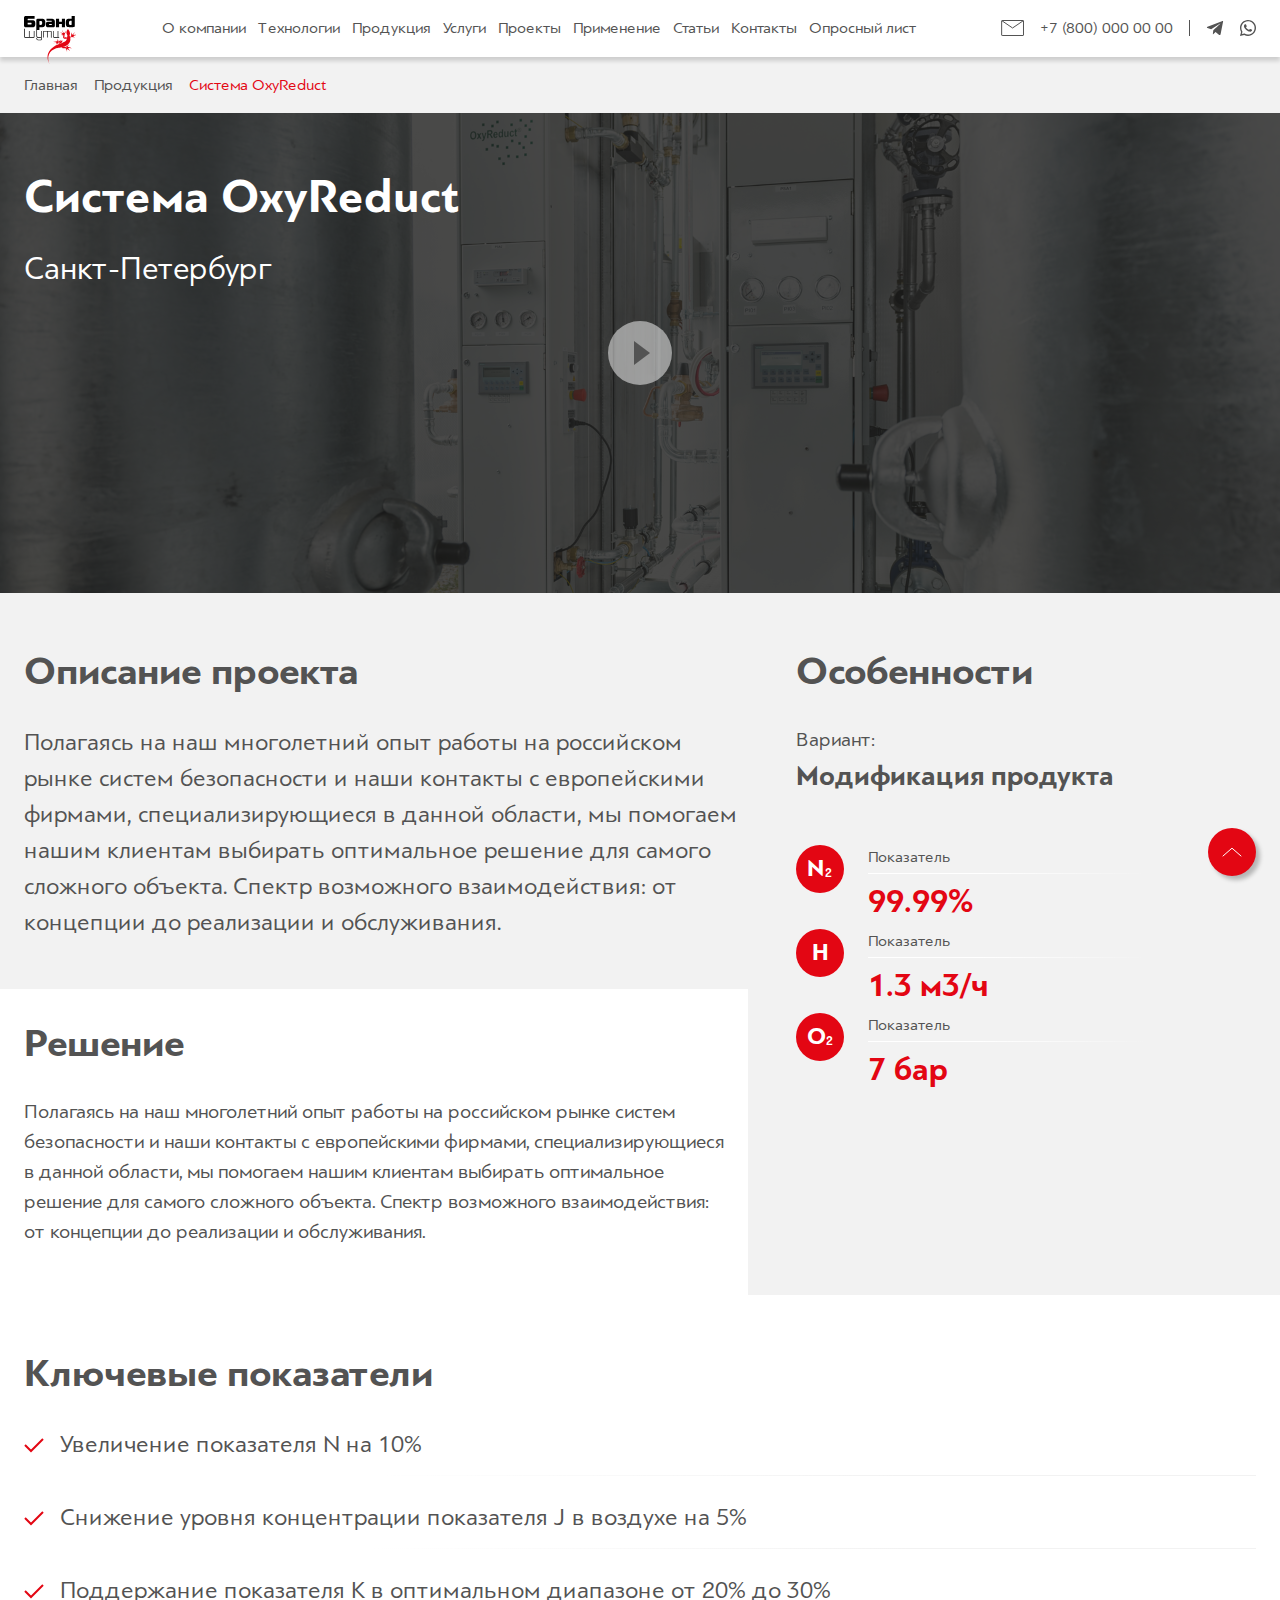
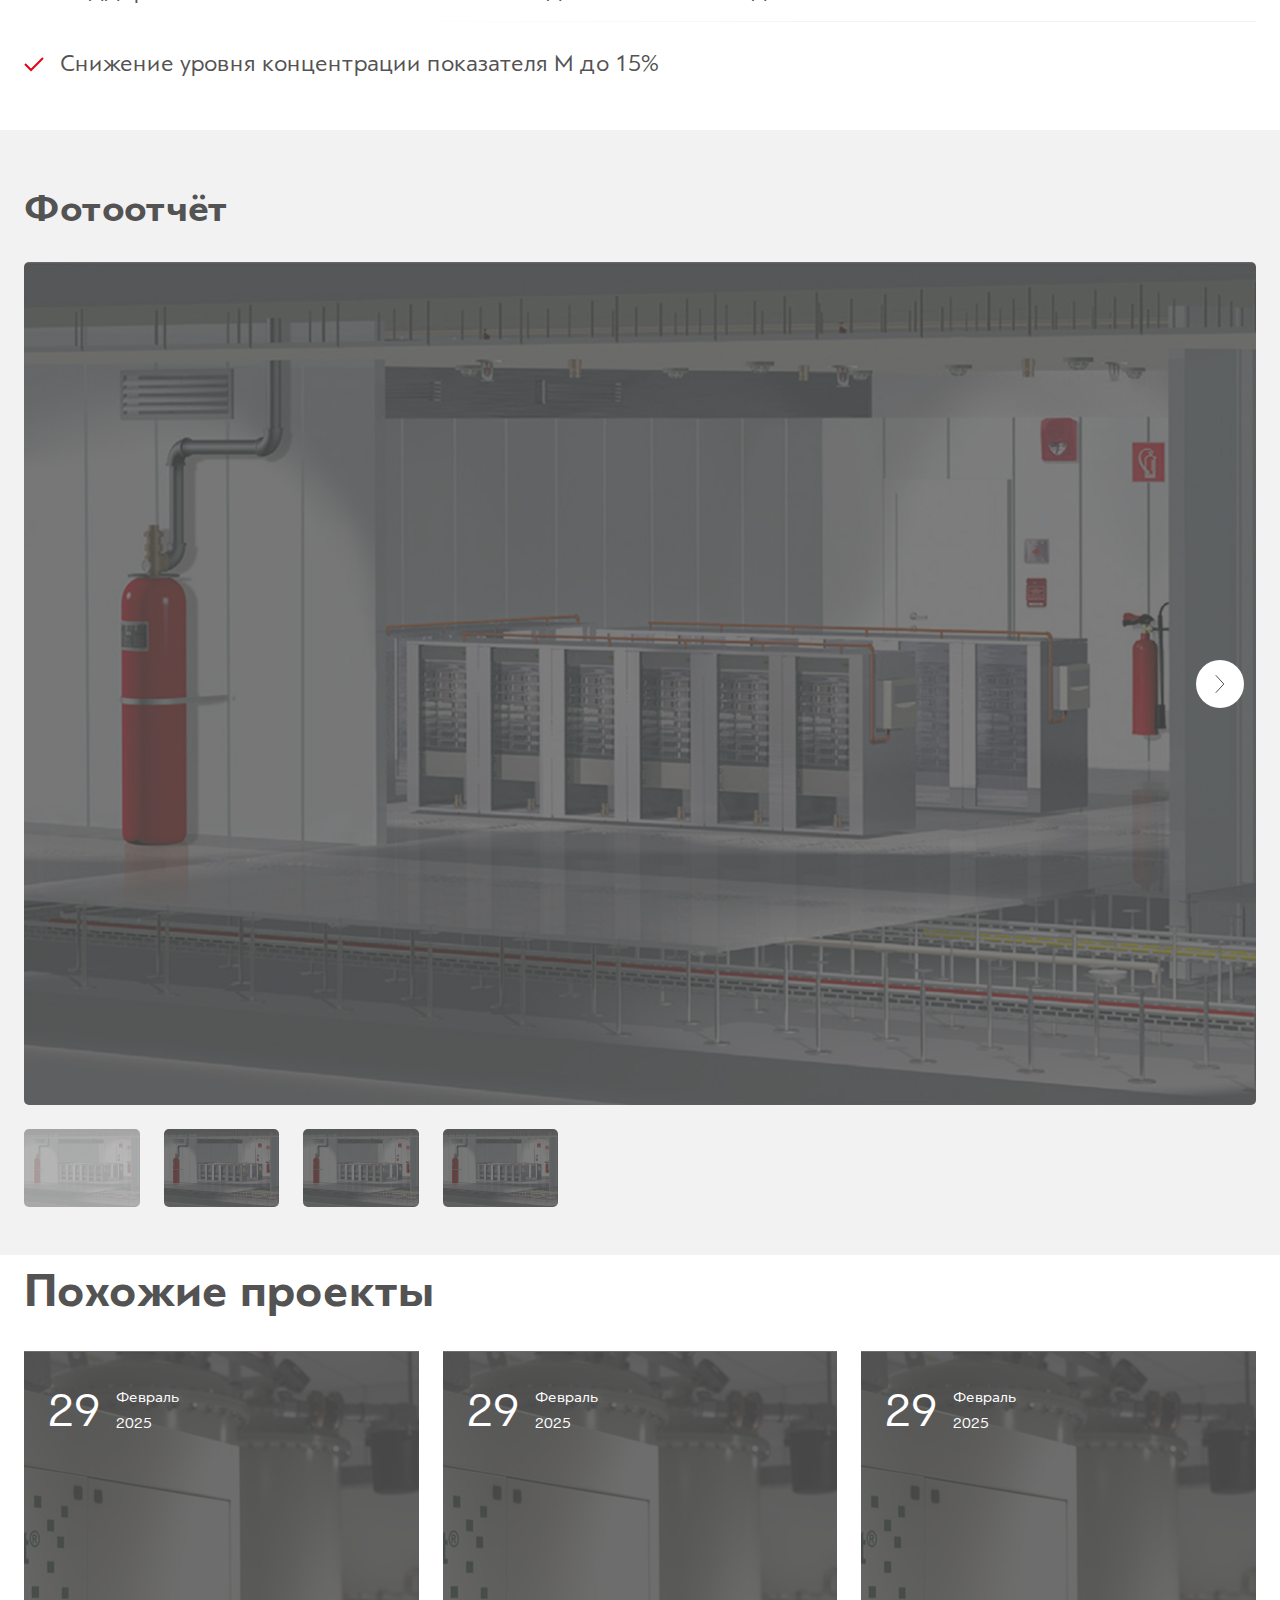
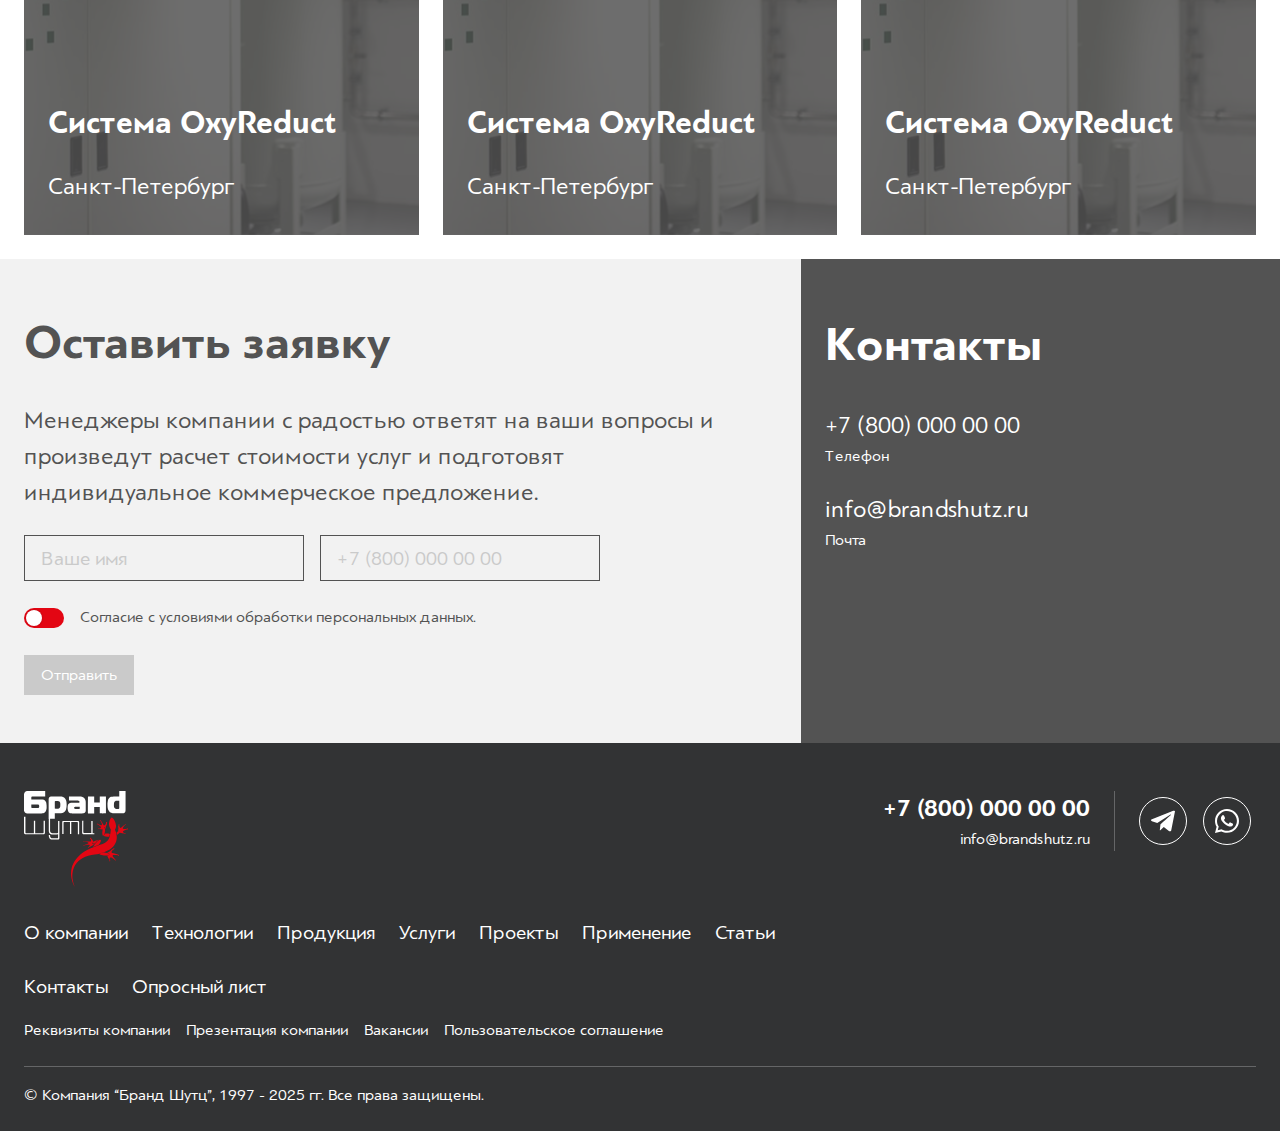
<file: project.html>
<!DOCTYPE html>
<html lang="en">
<head>
    <meta charset="UTF-8">
    <meta name="viewport" content="width=device-width, initial-scale=1.0">
    <title>Document</title>

    <link rel="stylesheet" href="./assets/fonts/stylesheet.css">
    <!-- Link Swiper's CSS -->
    <link rel="stylesheet" href="https://cdn.jsdelivr.net/npm/swiper@11/swiper-bundle.min.css" />
    <!-- Syle CSS -->
    <link rel="stylesheet" href="./assets/scss/style.css">
</head>
<body>

    <div class="wrapper">

        <!-- Header -->
        <header class="header header_two">
            <div class="container header-container">
                <a href="/" class="header-logo">
                    <img src="./assets/images/logo_menu.svg" alt="">
                </a>
                <ul class="header-navs">
                    <li>
                        <a href="#" class="header-navs__link">О компании</a>
                    </li>
                    <li>
                        <a href="#" class="header-navs__link">Технологии</a>
                    </li>
                    <li>
                        <a href="#" class="header-navs__link">Продукция</a>
                    </li>
                    <li>
                        <a href="#" class="header-navs__link">Услуги</a>
                    </li>
                    <li>
                        <a href="#" class="header-navs__link">Проекты</a>
                    </li>
                    <li>
                        <a href="#" class="header-navs__link">Применение</a>
                    </li>
                    <li>
                        <a href="#" class="header-navs__link">Статьи</a>
                    </li>
                    <li>
                        <a href="#" class="header-navs__link">Контакты</a>
                    </li>
                    <li>
                        <a href="#" class="header-navs__link">Опросный лист</a>
                    </li>
                </ul>
                <div class="header-right">
                    <a href="#">
                        <svg width="23" height="16" viewBox="0 0 23 16" fill="none" xmlns="http://www.w3.org/2000/svg">
                            <rect x="0.642822" y="0.5" width="21.8571" height="15" rx="0.5" stroke="#535353" />
                            <path d="M1.28571 0.997559L11.5714 7.99756L21.8571 0.998537" stroke="#535353" stroke-linecap="round" />
                        </svg>
                    </a>
                    <a href="tel:+7 (800) 000 00 00">+7 (800) 000 00 00</a>
                    <span class="line"></span>
                    <a href="#" class="telegram-link">
                        <svg width="18" height="16" viewBox="0 0 18 16" fill="none" xmlns="http://www.w3.org/2000/svg">
                            <path d="M17.1002 1.49373L14.5346 14.4166C14.5346 14.4166 14.1767 15.3145 13.191 14.8824L9.54402 12.0875L7.20792 14.221C7.20792 14.221 7.02562 14.3628 6.82307 14.2751L6.82529 14.2553L7.29558 10.2377C7.29558 10.2377 13.8515 4.34344 14.1216 4.09363C14.3917 3.84381 14.3039 3.7898 14.3039 3.7898C14.3174 3.48597 13.8178 3.7898 13.8178 3.7898L5.13232 9.31015L5.12266 9.30549L1.51048 8.09018C1.51048 8.09018 0.956841 7.89438 0.902828 7.46227C0.848814 7.03016 1.53074 6.8006 1.53074 6.8006L15.9187 1.15615C15.9187 1.15615 17.1002 0.636264 17.1002 1.49373Z" fill="#535353" />
                        </svg>
                    </a>
                    <a href="#" class="watsap-link">
                        <svg width="16" height="16" viewBox="0 0 16 16" fill="none" xmlns="http://www.w3.org/2000/svg">
                            <path d="M11.6307 9.58944C11.4266 9.49344 10.4493 9.01345 10.2668 8.93879C10.0842 8.86412 9.95533 8.84279 9.81572 9.04545C9.6761 9.24811 9.30023 9.68544 9.1821 9.8241C9.06396 9.96277 8.95657 9.97344 8.75253 9.8241C8.16637 9.59051 7.62511 9.25857 7.15237 8.84279C6.7243 8.44258 6.36196 7.97837 6.07844 7.46681C5.96031 7.27481 6.07844 7.16815 6.16436 7.06148C6.25027 6.95482 6.35766 6.83749 6.46506 6.72016C6.54367 6.61861 6.60853 6.50747 6.65836 6.38949C6.71227 6.27835 6.71227 6.14865 6.65836 6.0375C6.65836 5.9415 6.20731 4.97085 6.03548 4.57619C5.86366 4.18153 5.7133 4.23486 5.59517 4.23486H5.1656C4.96091 4.24276 4.76782 4.33108 4.62864 4.48019C4.17436 4.91069 3.92135 5.50994 3.93058 6.1335C3.98557 6.89082 4.26586 7.61486 4.73603 8.21346C5.59882 9.4864 6.77907 10.5155 8.16186 11.2001C8.63439 11.4027 8.99953 11.5201 9.28949 11.6161C9.69672 11.7383 10.1269 11.7639 10.546 11.6907C11.1085 11.5775 11.5984 11.2376 11.8991 10.7521C12.0231 10.4556 12.0639 10.1311 12.0173 9.81344C11.9636 9.73877 11.8347 9.68544 11.6307 9.58944Z" fill="#535353" />
                            <path d="M13.6389 2.32556C12.1384 0.821161 10.0898 -0.0172247 7.95782 0.000268354C3.54504 0.023308 -0.0133167 3.59488 0.00966537 7.97752C0.0169681 9.35243 0.383608 10.7017 1.07393 11.8934L0 16L4.23128 14.9334C5.40101 15.5657 6.71206 15.8957 8.04373 15.8933H7.95782C12.3706 15.9219 15.971 12.3922 15.9998 8.00931C16.0138 5.87665 15.163 3.82804 13.6389 2.32556ZM7.95782 14.528C6.7664 14.5289 5.59711 14.2082 4.57494 13.6L4.33868 13.4614L1.82568 14.112L2.49152 11.6801L2.34117 11.4347C0.407664 8.34189 1.36432 4.27796 4.47829 2.35735C7.08793 0.747776 10.4687 1.1275 12.6509 3.27488C13.9016 4.50707 14.602 6.18641 14.5947 7.93614C14.5887 11.5743 11.6208 14.5221 7.95782 14.528Z" fill="#535353" />
                        </svg>
                    </a>
                    <button class="bars">
                        <svg width="24" height="20" viewBox="0 0 24 20" fill="none" xmlns="http://www.w3.org/2000/svg">
                            <path d="M-0.00195312 9.58716H23.998" stroke="#535353" />
                            <path d="M-0.00195312 0.587158H23.998" stroke="#535353" />
                            <path d="M-0.00195312 18.5872H23.998" stroke="#535353" />
                        </svg>
                    </button>
                </div>
            </div>
        </header>
        <!-- Header end -->

        <div class="page_links">
          <div class="container">
            <a href="/">
              Главная
            </a>
            <a href="#">
              Продукция
            </a>
            <a href="#" class="active">
              Система OxyReduct
            </a>
          </div>
        </div>

        <div class="menu">
            <div class="menu_top">
                <div class="menu_head">
                    <a href="/">
                        <img src="./assets/images/logo_menu.svg" alt="">
                    </a>
                    <button class="menu_close">
                        <svg width="18" height="18" viewBox="0 0 18 18" fill="none" xmlns="http://www.w3.org/2000/svg">
                            <path d="M17 17L1 1M1 17L17 1" stroke="#535353"/>
                        </svg>
                    </button>
                </div>
                <ul class="menu_navs">
                    <li>
                        <a href="#" class="header-navs__link">О компании</a>
                    </li>
                    <li>
                        <a href="#" class="header-navs__link">Технологии</a>
                    </li>
                    <li>
                        <a href="#" class="header-navs__link">Продукция</a>
                    </li>
                    <li>
                        <a href="#" class="header-navs__link">Услуги</a>
                    </li>
                    <li>
                        <a href="#" class="header-navs__link">Проекты</a>
                    </li>
                    <li>
                        <a href="#" class="header-navs__link">Применение</a>
                    </li>
                    <li>
                        <a href="#" class="header-navs__link">Статьи</a>
                    </li>
                    <li>
                        <a href="#" class="header-navs__link">Контакты</a>
                    </li>
                    <li>
                        <a href="#" class="header-navs__link">Опросный лист</a>
                    </li>
                </ul>
            </div>
            <div class="menu_bottom">
                <div class="menu_contact">
                    <a href="tel:+78000000000" class="phone_link">
                        +7 (800) 000 00 00
                    </a>
                    <a href="mailto:info@brandshutz.ru">
                        info@brandshutz.ru
                    </a>
                </div>
                <div class="menu_social">
                    <a href="#">
                        <svg width="24" height="24" viewBox="0 0 24 24" fill="none" xmlns="http://www.w3.org/2000/svg">
                            <path d="M24 2.36132L20.1991 21.5057C20.1991 21.5057 19.669 22.836 18.2087 22.1959L12.8059 18.0553L9.34513 21.2161C9.34513 21.2161 9.07507 21.4261 8.775 21.2961L8.77829 21.2669L9.47499 15.315C9.47499 15.315 19.1872 6.58299 19.5873 6.21291C19.9874 5.84282 19.8574 5.76281 19.8574 5.76281C19.8774 5.3127 19.1372 5.76281 19.1372 5.76281L6.27025 13.9409L6.25594 13.934L0.90472 12.1336C0.90472 12.1336 0.0845327 11.8435 0.00451441 11.2033C-0.0755039 10.5632 0.934727 10.2231 0.934727 10.2231L22.2496 1.86121C22.2496 1.86121 24 1.09103 24 2.36132Z" fill="#535353"/>
                        </svg>
                    </a>
                    <a href="#">
                        <svg width="22" height="22" viewBox="0 0 22 22" fill="none" xmlns="http://www.w3.org/2000/svg">
                        <path d="M15.9922 13.1855C15.7116 13.0535 14.3678 12.3935 14.1168 12.2908C13.8658 12.1882 13.6886 12.1588 13.4966 12.4375C13.3046 12.7162 12.7878 13.3175 12.6254 13.5081C12.463 13.6988 12.3153 13.7135 12.0347 13.5081C11.2288 13.1869 10.4845 12.7305 9.83451 12.1588C9.24592 11.6085 8.74769 10.9703 8.35786 10.2669C8.19543 10.0029 8.35786 9.8562 8.47599 9.70954C8.59412 9.56288 8.74179 9.40155 8.88945 9.24021C8.99754 9.10059 9.08673 8.94777 9.15525 8.78556C9.22938 8.63273 9.22938 8.45439 9.15525 8.30156C9.15525 8.16957 8.53506 6.83492 8.29879 6.29226C8.06253 5.74961 7.85579 5.82294 7.69336 5.82294H7.1027C6.82125 5.83379 6.55575 5.95523 6.36438 6.16027C5.73975 6.7522 5.39185 7.57616 5.40455 8.43356C5.48015 9.47488 5.86556 10.4704 6.51204 11.2935C7.69838 13.0438 9.32123 14.4588 11.2226 15.4001C11.8723 15.6788 12.3744 15.8401 12.773 15.9721C13.333 16.1402 13.9245 16.1754 14.5007 16.0748C15.2742 15.919 15.9479 15.4517 16.3613 14.7841C16.5317 14.3764 16.5878 13.9302 16.5237 13.4935C16.4499 13.3908 16.2727 13.3175 15.9922 13.1855Z" fill="#535353"/>
                        <path d="M18.7535 3.19765C16.6903 1.1291 13.8735 -0.0236839 10.942 0.000368987C4.87443 0.0320485 -0.0183105 4.94295 0.0132899 10.9691C0.0233311 12.8596 0.527461 14.7149 1.47665 16.3534L0 22L5.81801 20.5334C7.42638 21.4028 9.22908 21.8566 11.0601 21.8533H10.942C17.0096 21.8926 21.9602 17.0392 21.9998 11.0128C22.019 8.08039 20.8492 5.26356 18.7535 3.19765ZM10.942 19.976C9.3038 19.9772 7.69602 19.5363 6.29054 18.7001L5.96568 18.5094L2.51031 19.404L3.42584 16.0601L3.2191 15.7228C0.560538 11.4701 1.87594 5.88219 6.15764 3.24135C9.74591 1.02819 14.3944 1.55032 17.395 4.50296C19.1147 6.19722 20.0778 8.50631 20.0677 10.9122C20.0594 15.9146 15.9786 19.9678 10.942 19.976Z" fill="#535353"/>
                        </svg>
                    </a>
                </div>
                <span>
                    © Компания “Firex”, 1997 - 2025 гг.<br>
                    Все права защищены.
                </span>
            </div>
        </div>

        <main>
            <a href="#" class="top_link">
                <svg width="20" height="10" viewBox="0 0 20 10" fill="none" xmlns="http://www.w3.org/2000/svg">
                <path d="M1 8.99991L9.99999 1.16284L19 8.99991" stroke="white" stroke-linecap="round"/>
                </svg>
            </a>

            <!-- project_home -->
            <section class="project_home">
              <div class="container">
                <h1>
                  Система OxyReduct
                </h1>
                <span>
                  Санкт-Петербург
                </span>
                <button class="project_home_btn">
                  <svg width="16" height="24" viewBox="0 0 16 24" fill="none" xmlns="http://www.w3.org/2000/svg"><path d="M16 12L-1.04907e-06 24L0 -6.99382e-07L16 12Z" fill="#535353"/>
                  </svg>
                </button>
              </div>
            </section>
            <!-- project_home -->

            <!-- project_texts -->
            <section class="project_texts">
              <div class="container">
                <div class="project_texts_left">
                  <div class="projects_texts_block block_one">
                    <h3>
                      Описание проекта
                    </h3>
                    <p>
                      Полагаясь на наш многолетний опыт работы на российском рынке  систем  безопасности и наши контакты с европейскими фирмами, специализирующиеся  в данной области, мы помогаем нашим клиентам выбирать оптимальное  решение для  самого сложного объекта. Спектр возможного взаимодействия:  от концепции до  реализации и обслуживания.
                    </p>
                  </div>
                  <div class="projects_texts_block block_two">
                    <h3>
                      Решение
                    </h3>
                    <span>
                      Полагаясь на наш многолетний опыт работы на российском рынке  систем  безопасности и наши контакты с европейскими фирмами, специализирующиеся  в данной области, мы помогаем нашим клиентам выбирать оптимальное  решение для  самого сложного объекта. Спектр возможного взаимодействия:  от концепции до  реализации и обслуживания.
                  </span>
                  </div>
                </div>
                <div class="project_texts_right">
                  <h3>
                    Особенности
                  </h3>
                  <div class="variat">
                    <span>
                      Вариант:
                    </span>
                    <h4>
                      Модификация продукта
                    </h4>
                  </div>
                  <ul>
                    <li>
                      <div class="number">
                        <p>
                          N <sub>2</sub>
                        </p>
                      </div>
                      <div class="list_text">
                        <span>
                          Показатель
                        </span>
                        <div class="line"></div>
                        <p>
                          99.99%
                        </p>
                      </div>
                    </li>
                    <li>
                      <div class="number number_two">
                        <p>
                          H
                        </p>
                      </div>
                      <div class="list_text">
                        <span>
                          Показатель
                        </span>
                        <div class="line"></div>
                        <p>
                          1.3 м3/ч
                        </p>
                      </div>
                    </li>
                    <li>
                      <div class="number">
                        <p>
                          O <sub>2</sub>
                        </p>
                      </div>
                      <div class="list_text">
                        <span>
                          Показатель
                        </span>
                        <div class="line"></div>
                        <p>
                          7 бар
                        </p>
                      </div>
                    </li>
                  </ul>
                </div>
              </div>
            </section>
            <!-- project_texts -->

            <!-- indicators -->
            <section class="indicators">
              <div class="container">
                <h3>
                  Ключевые показатели
                </h3>

                <ul>
                  <li>
                    <img src="./assets/images/check_icon.svg" alt="">
                    <span>
                      Увеличение показателя N на 10%
                    </span>
                  </li>
                  <div class="line"></div>
                  <li>
                    <img src="./assets/images/check_icon.svg" alt="">
                    <span>
                      Снижение уровня концентрации показателя J в воздухе на 5%
                    </span>
                  </li>
                  <div class="line"></div>
                  <li>
                    <img src="./assets/images/check_icon.svg" alt="">
                    <span>
                      Поддержание показателя K в оптимальном диапазоне от 20% до 30%
                    </span>
                  </li>
                  <div class="line"></div>
                  <li>
                    <img src="./assets/images/check_icon.svg" alt="">
                    <span>
                      Снижение уровня концентрации показателя M до 15%
                    </span>
                  </li>
                </ul>
              </div>
            </section>
            <!-- indicators -->

            <!-- report -->
            <section class="report">
              <div class="container">
                <h3>
                  Фотоотчёт
                </h3>
                <div class="swiper reportSwiper2">
                  <div class="swiper-wrapper">
                    <div class="swiper-slide">
                      <img src="./assets/images/report_img.jpg" alt="">
                    </div>
                    <div class="swiper-slide">
                      <img src="./assets/images/report_img.jpg" alt="">
                    </div>
                    <div class="swiper-slide">
                      <img src="./assets/images/report_img.jpg" alt="">
                    </div>
                    <div class="swiper-slide">
                      <img src="./assets/images/report_img.jpg" alt="">
                    </div>
                  </div>
                <button class="report-button-next report_swiper_btn">
                  <svg width="10" height="18" viewBox="0 0 10 18" fill="none" xmlns="http://www.w3.org/2000/svg"><path d="M1.00047 17.5L8.82031 9L1.00047 0.500005" stroke="#535353" stroke-linecap="round"/>
                  </svg>
                </button>
                <button class="report-button-prev report_swiper_btn">
                  <svg width="10" height="18" viewBox="0 0 10 18" fill="none" xmlns="http://www.w3.org/2000/svg"><path d="M1.00047 17.5L8.82031 9L1.00047 0.500005" stroke="#535353" stroke-linecap="round"/>
                  </svg>
                </button>
                </div>
                <div class="report-pagination"></div>
                <div thumbsSlider="" class="swiper reportSwiper">
                  <div class="swiper-wrapper">
                      <div class="swiper-slide">
                        <img src="./assets/images/report_img.jpg" alt="">
                      </div>
                      <div class="swiper-slide">
                        <img src="./assets/images/report_img.jpg" alt="">
                      </div>
                      <div class="swiper-slide">
                        <img src="./assets/images/report_img.jpg" alt="">
                      </div>
                      <div class="swiper-slide">
                        <img src="./assets/images/report_img.jpg" alt="">
                      </div>
                  </div>
                </div>
              </div>
            </section>
            <!-- report -->

            <!-- article -->
            <section class="article">
                <div class="container">
                    <h3 class="article_title">
                        Похожие проекты
                    </h3>

                    <div class="article_cards">
                        <a href="#" class="article_card">
                            <img src="./assets/images/project_bg.png" alt="">
                            <div class="article_card_in">
                                <div class="article_card_date">
                                    <h6>
                                        29
                                    </h6>
                                    <div class="year">
                                        <span>
                                            Февраль
                                        </span>
                                        <span>
                                            2025
                                        </span>
                                    </div>
                                </div>
                                <h4>
                                    Система OxyReduct
                                    <span>
                                      Санкт-Петербург
                                    </span>
                                </h4>
                            </div>
                        </a>
                        <a href="#" class="article_card">
                            <img src="./assets/images/project_bg.png" alt="">
                            <div class="article_card_in">
                                <div class="article_card_date">
                                    <h6>
                                        29
                                    </h6>
                                    <div class="year">
                                        <span>
                                            Февраль
                                        </span>
                                        <span>
                                            2025
                                        </span>
                                    </div>
                                </div>
                                <h4>
                                    Система OxyReduct
                                    <span>
                                      Санкт-Петербург
                                    </span>
                                </h4>
                            </div>
                        </a>
                        <a href="#" class="article_card">
                            <img src="./assets/images/project_bg.png" alt="">
                            <div class="article_card_in">
                                <div class="article_card_date">
                                    <h6>
                                        29
                                    </h6>
                                    <div class="year">
                                        <span>
                                            Февраль
                                        </span>
                                        <span>
                                            2025
                                        </span>
                                    </div>
                                </div>
                                <h4>
                                    Система OxyReduct
                                    <span>
                                      Санкт-Петербург
                                    </span>
                                </h4>
                            </div>
                        </a>
                    </div>
                </div>
            </section>
            <!-- article -->

            <!-- contact -->
            <section class="contact">
                <div class="container">
                    <div class="contact_request">
                        <h3>
                            Оставить заявку
                        </h3>
                        <p>
                            Менеджеры компании с радостью ответят на ваши вопросы и произведут расчет стоимости услуг и подготовят индивидуальное коммерческое предложение.
                        </p>
                        <form action="#">
                            <div class="input_group">
                                <input type="text" placeholder="Ваше имя">
                                <input type="tel" placeholder="+7 (800) 000 00 00">
                            </div>
                            <label class="toggle-wrapper">
                                <div class="toggle">
                                <input type="checkbox" id="personal-data">
                                <span class="slider"></span>
                                </div>
                                <span>Согласие с условиями обработки персональных данных.</span>
                            </label>
                            <button type="submit">
                                Отправить
                            </button>
                        </form>
                    </div>
                    <div class="contact_blocks">
                        <h3>
                            Контакты
                        </h3>
                        <div class="contact_blocks_in">
                            <div class="contact_block">
                                <a href="tel:+78000000000">
                                    +7 (800) 000 00 00
                                </a>
                                <span>
                                    Телефон
                                </span>
                            </div>
                            <div class="contact_block">
                                <a href="mailto:info@brandshutz.ru">
                                    info@brandshutz.ru
                                </a>
                                <span>
                                    Почта
                                </span>
                            </div>
                        </div>
                    </div>
                </div>
            </section>
            <!-- contact -->

        </main>

        <!-- Footer -->
        <footer class="footer">
            <div class="container">
                <div class="footer_top">
                    <div class="footer_top-left">
                        <a href="/" class="footer_logo">
                            <img src="./assets/images/footer_logo.svg" alt="">
                        </a>
                        <ul class="footer_link">
                            <li>
                                <a href="#">
                                    О компании
                                </a>
                            </li>
                            <li>
                                <a href="#">
                                    Технологии
                                </a>
                            </li>
                            <li>
                                <a href="#">
                                    Продукция
                                </a>
                            </li>
                            <li>
                                <a href="#">
                                    Услуги
                                </a>
                            </li>
                            <li>
                                <a href="#">
                                    Проекты
                                </a>
                            </li>
                            <li>
                                <a href="#">
                                    Применение
                                </a>
                            </li>
                            <li>
                                <a href="#">
                                    Статьи
                                </a>
                            </li>
                            <li>
                                <a href="#">
                                    Контакты
                                </a>
                            </li>
                            <li>
                                <a href="#">
                                    Опросный лист
                                </a>
                            </li>
                        </ul>
                        <ul class="footer_link_two">
                            <li>
                                <a href="#">
                                    Реквизиты компании
                                </a>
                            </li>
                            <li>
                                <a href="#">
                                    Презентация компании
                                </a>
                            </li>
                            <li>
                                <a href="#">
                                    Вакансии
                                </a>
                            </li>
                            <li>
                                <a href="#">
                                    Пользовательское соглашение
                                </a>
                            </li>
                        </ul>
                    </div>
                    <div class="footer_top-right">
                        <div class="footer_contact">
                            <a href="tel:+78000000000" class="phone_link">
                                +7 (800) 000 00 00
                            </a>
                            <a href="mailto:info@brandshutz.ru">
                                info@brandshutz.ru
                            </a>
                        </div>
                        <div class="footer_social">
                            <a href="#">
                                <svg width="24" height="24" viewBox="0 0 24 24" fill="none" xmlns="http://www.w3.org/2000/svg">
                                    <path d="M24 2.36132L20.1991 21.5057C20.1991 21.5057 19.669 22.836 18.2087 22.1959L12.8059 18.0553L9.34513 21.2161C9.34513 21.2161 9.07507 21.4261 8.775 21.2961L8.77829 21.2669L9.47499 15.315C9.47499 15.315 19.1872 6.58299 19.5873 6.21291C19.9874 5.84282 19.8574 5.76281 19.8574 5.76281C19.8774 5.3127 19.1372 5.76281 19.1372 5.76281L6.27025 13.9409L6.25594 13.934L0.90472 12.1336C0.90472 12.1336 0.0845327 11.8435 0.00451441 11.2033C-0.0755039 10.5632 0.934727 10.2231 0.934727 10.2231L22.2496 1.86121C22.2496 1.86121 24 1.09103 24 2.36132Z" fill="white"/>
                                </svg>
                            </a>
                            <a href="#">
                                <svg width="24" height="24" viewBox="0 0 24 24" fill="none" xmlns="http://www.w3.org/2000/svg">
                                    <path d="M17.446 14.3842C17.1399 14.2402 15.674 13.5202 15.4001 13.4082C15.1263 13.2962 14.933 13.2642 14.7236 13.5682C14.5142 13.8722 13.9503 14.5282 13.7731 14.7362C13.5959 14.9442 13.4349 14.9602 13.1288 14.7362C12.2496 14.3858 11.4377 13.8879 10.7286 13.2642C10.0865 12.6639 9.54294 11.9676 9.11766 11.2002C8.94046 10.9122 9.11766 10.7522 9.24653 10.5922C9.37541 10.4322 9.53649 10.2562 9.69758 10.0802C9.8155 9.92792 9.9128 9.7612 9.98755 9.58424C10.0684 9.41753 10.0684 9.22297 9.98755 9.05625C9.98755 8.91225 9.31097 7.45628 9.05323 6.86429C8.79548 6.2723 8.56996 6.3523 8.39276 6.3523H7.7484C7.44137 6.36414 7.15173 6.49661 6.94295 6.72029C6.26155 7.36604 5.88202 8.2649 5.89587 9.20025C5.97835 10.3362 6.39879 11.4223 7.10404 12.3202C8.39824 14.2296 10.1686 15.7733 12.2428 16.8001C12.9516 17.1041 13.4993 17.2801 13.9342 17.4241C14.5451 17.6075 15.1904 17.6459 15.819 17.5361C16.6628 17.3662 17.3977 16.8564 17.8487 16.1281C18.0346 15.6833 18.0958 15.1966 18.0259 14.7202C17.9454 14.6082 17.7521 14.5282 17.446 14.3842Z" fill="white"/>
                                    <path d="M20.4584 3.48834C18.2076 1.23174 15.1347 -0.025837 11.9367 0.000402531C5.31756 0.034962 -0.0199751 5.39231 0.014498 11.9663C0.0254521 14.0286 0.575411 16.0526 1.61089 17.8401L0 24L6.34692 22.4C8.10151 23.3485 10.0681 23.8435 12.0656 23.84H11.9367C18.5559 23.8829 23.9566 18.5883 23.9997 12.014C24.0207 8.81498 22.7445 5.74207 20.4584 3.48834ZM11.9367 21.792C10.1496 21.7933 8.39566 21.3124 6.86241 20.4001L6.50801 20.1921L2.73852 21.168L3.73727 17.5201L3.51175 17.1521C0.611496 12.5128 2.04648 6.41694 6.71743 3.53602C10.6319 1.12166 15.703 1.69125 18.9763 4.91232C20.8524 6.76061 21.903 9.27961 21.8921 11.9042C21.883 17.3614 17.4312 21.7831 11.9367 21.792Z" fill="white"/>
                                </svg>
                            </a>
                        </div>
                    </div>
                </div>
                <div class="footer_bottom">
                    <span>
                        © Компания “Бранд Шутц”, 1997 - 2025 гг. Все права защищены.
                    </span>
                </div>
            </div>
        </footer>
        <!-- Footer end -->

    </div>

    <!-- iMask JS -->
    <script src="./assets/js/iMask.js"></script>
    <!-- Swiper JS -->
    <script src="https://cdn.jsdelivr.net/npm/swiper@11/swiper-bundle.min.js"></script>
    <!-- JS file -->
    <script src="./assets/js/main.js"></script>

</body>
</html>
</file>
<file: assets/fonts/stylesheet.css>
@font-face {
    font-family: 'PF Bague Sans Pro';
    src: url('PFBagueSansPro-Medium.eot');
    src: local('PF Bague Sans Pro Medium'), local('PFBagueSansPro-Medium'),
        url('PFBagueSansPro-Medium.eot?#iefix') format('embedded-opentype'),
        url('PFBagueSansPro-Medium.woff2') format('woff2'),
        url('PFBagueSansPro-Medium.woff') format('woff'),
        url('PFBagueSansPro-Medium.ttf') format('truetype');
    font-weight: 500;
    font-style: normal;
}

@font-face {
    font-family: 'PF Bague Sans Pro';
    src: url('PFBagueSansPro-UltraBlack.eot');
    src: local('PF Bague Sans Pro Ultra Black'), local('PFBagueSansPro-UltraBlack'),
        url('PFBagueSansPro-UltraBlack.eot?#iefix') format('embedded-opentype'),
        url('PFBagueSansPro-UltraBlack.woff2') format('woff2'),
        url('PFBagueSansPro-UltraBlack.woff') format('woff'),
        url('PFBagueSansPro-UltraBlack.ttf') format('truetype');
    font-weight: 900;
    font-style: normal;
}

@font-face {
    font-family: 'PF Bague Sans Pro';
    src: url('PFBagueSansPro-LightItalic.eot');
    src: local('PF Bague Sans Pro Light Italic'), local('PFBagueSansPro-LightItalic'),
        url('PFBagueSansPro-LightItalic.eot?#iefix') format('embedded-opentype'),
        url('PFBagueSansPro-LightItalic.woff2') format('woff2'),
        url('PFBagueSansPro-LightItalic.woff') format('woff'),
        url('PFBagueSansPro-LightItalic.ttf') format('truetype');
    font-weight: 300;
    font-style: italic;
}

@font-face {
    font-family: 'PF Bague Sans Pro';
    src: url('PFBagueSansPro-ExtraThin.eot');
    src: local('PF Bague Sans Pro Extra Thin'), local('PFBagueSansPro-ExtraThin'),
        url('PFBagueSansPro-ExtraThin.eot?#iefix') format('embedded-opentype'),
        url('PFBagueSansPro-ExtraThin.woff2') format('woff2'),
        url('PFBagueSansPro-ExtraThin.woff') format('woff'),
        url('PFBagueSansPro-ExtraThin.ttf') format('truetype');
    font-weight: 100;
    font-style: normal;
}

@font-face {
    font-family: 'PF Bague Sans Pro';
    src: url('PFBagueSansPro-ExtraThinItalic.eot');
    src: local('PF Bague Sans Pro Extra Thin Italic'), local('PFBagueSansPro-ExtraThinItalic'),
        url('PFBagueSansPro-ExtraThinItalic.eot?#iefix') format('embedded-opentype'),
        url('PFBagueSansPro-ExtraThinItalic.woff2') format('woff2'),
        url('PFBagueSansPro-ExtraThinItalic.woff') format('woff'),
        url('PFBagueSansPro-ExtraThinItalic.ttf') format('truetype');
    font-weight: 100;
    font-style: italic;
}

@font-face {
    font-family: 'PF Bague Sans Pro';
    src: url('PFBagueSansPro-Hairline.eot');
    src: local('PF Bague Sans Pro Hairline'), local('PFBagueSansPro-Hairline'),
        url('PFBagueSansPro-Hairline.eot?#iefix') format('embedded-opentype'),
        url('PFBagueSansPro-Hairline.woff2') format('woff2'),
        url('PFBagueSansPro-Hairline.woff') format('woff'),
        url('PFBagueSansPro-Hairline.ttf') format('truetype');
    font-weight: normal;
    font-style: normal;
}

@font-face {
    font-family: 'PF Bague Sans Pro';
    src: url('PFBagueSansPro-Thin.eot');
    src: local('PF Bague Sans Pro Thin'), local('PFBagueSansPro-Thin'),
        url('PFBagueSansPro-Thin.eot?#iefix') format('embedded-opentype'),
        url('PFBagueSansPro-Thin.woff2') format('woff2'),
        url('PFBagueSansPro-Thin.woff') format('woff'),
        url('PFBagueSansPro-Thin.ttf') format('truetype');
    font-weight: 100;
    font-style: normal;
}

@font-face {
    font-family: 'PF Bague Sans Pro';
    src: url('PFBagueSansPro-BoldItalic.eot');
    src: local('PF Bague Sans Pro Bold Italic'), local('PFBagueSansPro-BoldItalic'),
        url('PFBagueSansPro-BoldItalic.eot?#iefix') format('embedded-opentype'),
        url('PFBagueSansPro-BoldItalic.woff2') format('woff2'),
        url('PFBagueSansPro-BoldItalic.woff') format('woff'),
        url('PFBagueSansPro-BoldItalic.ttf') format('truetype');
    font-weight: bold;
    font-style: italic;
}

@font-face {
    font-family: 'PF Bague Sans Pro';
    src: url('PFBagueSansPro-Light.eot');
    src: local('PF Bague Sans Pro Light'), local('PFBagueSansPro-Light'),
        url('PFBagueSansPro-Light.eot?#iefix') format('embedded-opentype'),
        url('PFBagueSansPro-Light.woff2') format('woff2'),
        url('PFBagueSansPro-Light.woff') format('woff'),
        url('PFBagueSansPro-Light.ttf') format('truetype');
    font-weight: 300;
    font-style: normal;
}

@font-face {
    font-family: 'PF Bague Sans Pro';
    src: url('PFBagueSansPro.eot');
    src: local('PF Bague Sans Pro'), local('PFBagueSansPro'),
        url('PFBagueSansPro.eot?#iefix') format('embedded-opentype'),
        url('PFBagueSansPro.woff2') format('woff2'),
        url('PFBagueSansPro.woff') format('woff'),
        url('PFBagueSansPro.ttf') format('truetype');
    font-weight: normal;
    font-style: normal;
}

@font-face {
    font-family: 'PF Bague Sans Pro';
    src: url('PFBagueSansPro-UltraBlackItalic.eot');
    src: local('PF Bague Sans Pro Ultra Black Italic'), local('PFBagueSansPro-UltraBlackItalic'),
        url('PFBagueSansPro-UltraBlackItalic.eot?#iefix') format('embedded-opentype'),
        url('PFBagueSansPro-UltraBlackItalic.woff2') format('woff2'),
        url('PFBagueSansPro-UltraBlackItalic.woff') format('woff'),
        url('PFBagueSansPro-UltraBlackItalic.ttf') format('truetype');
    font-weight: 900;
    font-style: italic;
}

@font-face {
    font-family: 'PF Bague Sans Pro';
    src: url('PFBagueSansPro-BlackItalic.eot');
    src: local('PF Bague Sans Pro Black Italic'), local('PFBagueSansPro-BlackItalic'),
        url('PFBagueSansPro-BlackItalic.eot?#iefix') format('embedded-opentype'),
        url('PFBagueSansPro-BlackItalic.woff2') format('woff2'),
        url('PFBagueSansPro-BlackItalic.woff') format('woff'),
        url('PFBagueSansPro-BlackItalic.ttf') format('truetype');
    font-weight: 900;
    font-style: italic;
}

@font-face {
    font-family: 'PF Bague Sans Pro';
    src: url('PFBagueSansPro-Black.eot');
    src: local('PF Bague Sans Pro Black'), local('PFBagueSansPro-Black'),
        url('PFBagueSansPro-Black.eot?#iefix') format('embedded-opentype'),
        url('PFBagueSansPro-Black.woff2') format('woff2'),
        url('PFBagueSansPro-Black.woff') format('woff'),
        url('PFBagueSansPro-Black.ttf') format('truetype');
    font-weight: 900;
    font-style: normal;
}

@font-face {
    font-family: 'PF Bague Sans Pro';
    src: url('PFBagueSansPro-MediumItalic.eot');
    src: local('PF Bague Sans Pro Medium Italic'), local('PFBagueSansPro-MediumItalic'),
        url('PFBagueSansPro-MediumItalic.eot?#iefix') format('embedded-opentype'),
        url('PFBagueSansPro-MediumItalic.woff2') format('woff2'),
        url('PFBagueSansPro-MediumItalic.woff') format('woff'),
        url('PFBagueSansPro-MediumItalic.ttf') format('truetype');
    font-weight: 500;
    font-style: italic;
}

@font-face {
    font-family: 'PF Bague Sans Pro';
    src: url('PFBagueSansPro-HairlineItalic.eot');
    src: local('PF Bague Sans Pro Hairline Italic'), local('PFBagueSansPro-HairlineItalic'),
        url('PFBagueSansPro-HairlineItalic.eot?#iefix') format('embedded-opentype'),
        url('PFBagueSansPro-HairlineItalic.woff2') format('woff2'),
        url('PFBagueSansPro-HairlineItalic.woff') format('woff'),
        url('PFBagueSansPro-HairlineItalic.ttf') format('truetype');
    font-weight: normal;
    font-style: italic;
}

@font-face {
    font-family: 'PF Bague Sans Pro';
    src: url('PFBagueSansPro-Italic.eot');
    src: local('PF Bague Sans Pro Italic'), local('PFBagueSansPro-Italic'),
        url('PFBagueSansPro-Italic.eot?#iefix') format('embedded-opentype'),
        url('PFBagueSansPro-Italic.woff2') format('woff2'),
        url('PFBagueSansPro-Italic.woff') format('woff'),
        url('PFBagueSansPro-Italic.ttf') format('truetype');
    font-weight: normal;
    font-style: italic;
}

@font-face {
    font-family: 'PF Bague Sans Pro';
    src: url('PFBagueSansPro-ThinItalic.eot');
    src: local('PF Bague Sans Pro Thin Italic'), local('PFBagueSansPro-ThinItalic'),
        url('PFBagueSansPro-ThinItalic.eot?#iefix') format('embedded-opentype'),
        url('PFBagueSansPro-ThinItalic.woff2') format('woff2'),
        url('PFBagueSansPro-ThinItalic.woff') format('woff'),
        url('PFBagueSansPro-ThinItalic.ttf') format('truetype');
    font-weight: 100;
    font-style: italic;
}

@font-face {
    font-family: 'PF Bague Sans Pro';
    src: url('PFBagueSansPro-Bold.eot');
    src: local('PF Bague Sans Pro Bold'), local('PFBagueSansPro-Bold'),
        url('PFBagueSansPro-Bold.eot?#iefix') format('embedded-opentype'),
        url('PFBagueSansPro-Bold.woff2') format('woff2'),
        url('PFBagueSansPro-Bold.woff') format('woff'),
        url('PFBagueSansPro-Bold.ttf') format('truetype');
    font-weight: bold;
    font-style: normal;
}
</file>
<file: assets/scss/style.css>
* {
  padding: 0;
  margin: 0;
  box-sizing: border-box;
  -webkit-tap-highlight-color: transparent !important;
}

a {
  text-decoration: none;
  color: inherit;
  display: inline-block;
  cursor: pointer;
}

img {
  max-width: 100%;
}

span, label {
  display: inline-block;
}

html {
  scroll-behavior: smooth;
}

input, textarea {
  outline: none;
  border: 0;
  background: transparent;
  font-weight: 400;
}

button, select {
  border: none;
  cursor: pointer;
  background: transparent;
  outline: 0;
  font-weight: 400;
}

address {
  font-style: normal;
}

.wrapper {
  width: 100%;
  overflow: hidden;
  min-height: 100svh;
}

ul, ol, dl {
  list-style: none;
  padding: 0;
  margin: 0;
}

p, h1, h2, h3, h4, h5, h6 {
  padding: 0;
  margin: 0;
  font-weight: 400;
}

input[type=number]::-webkit-inner-spin-button,
input[type=number]::-webkit-outer-spin-button {
  -webkit-appearance: none;
  -moz-appearance: none;
  margin: 0;
}

body {
  background: white;
  color: black;
  font-weight: 400;
  font-family: "PF Bague Sans Pro", sans-serif;
  line-height: 150%;
}

button, input, textarea, li, div {
  font-family: "PF Bague Sans Pro", sans-serif;
  font-weight: 400;
  line-height: 150%;
}

.container {
  max-width: 1500px;
  width: calc(100% - 48px);
  margin: 0 auto;
}

.btn-red {
  padding: 8px 16px;
  background: #E30613;
  font-weight: 400;
  font-size: 20px;
  line-height: 150%;
  color: var(--color-light);
  transition: 0.2s ease-in-out all;
}
@media screen and (max-width: 1150px) {
  .btn-red {
    box-shadow: 4px 4px 4px 0 rgba(0, 0, 0, 0.25);
    font-size: 16px;
  }
}
.btn-red:hover {
  box-shadow: 4px 4px 4px 0 rgba(0, 0, 0, 0.25);
}
.btn-white-outline {
  border: 1px solid #FFFFFF;
  padding: 7px 15px;
  font-weight: 400;
  font-size: 20px;
  line-height: 150%;
  color: #FFFFFF;
  transition: 0.2s ease-in-out all;
}
@media screen and (max-width: 1150px) {
  .btn-white-outline {
    font-size: 16px;
  }
}
.btn-white-outline:hover {
  background: #FFFFFF;
  color: #535353;
}

.swp-pagination {
  display: flex;
  align-items: center;
  gap: 18px;
}
@media screen and (max-width: 1500px) {
  .swp-pagination {
    gap: 16px;
  }
}
.swp-pagination span {
  margin: 0 !important;
  padding: 0 !important;
  width: 12px;
  height: 12px;
  opacity: 1;
  background: rgba(255, 255, 255, 0.25);
  transition: 0.2s ease-in-out all;
}
.swp-pagination span:hover {
  background: #FFFFFF;
}
.swp-pagination span.swiper-pagination-bullet-active {
  background: #E30613;
}

.top_link {
  position: fixed;
  bottom: 24px;
  right: 24px;
  width: 48px;
  height: 48px;
  background: #E30613;
  border-radius: 50%;
  display: flex;
  align-items: center;
  justify-content: center;
  z-index: 4;
  box-shadow: 4px 4px 4px 0px rgba(0, 0, 0, 0.2509803922);
}

.menu {
  background: #FFFFFF;
  position: fixed;
  top: 0;
  left: -100%;
  z-index: 5;
  width: 100%;
  height: 100%;
  padding: 24px;
  overflow-y: scroll;
  display: flex;
  flex-direction: column;
  justify-content: space-between;
  gap: 24px;
  transition: 0.2s ease;
}
.menu::-webkit-scrollbar {
  display: none;
}
.menu.active {
  left: 0;
}
.menu_head {
  border-bottom: 1px solid #F2F2F2;
  display: flex;
  align-items: start;
  justify-content: space-between;
  margin-bottom: 32px;
  height: 50px;
}
.menu_navs {
  display: flex;
  flex-direction: column;
  gap: 12px;
}
.menu_navs a {
  font-weight: 400;
  font-size: 24px;
  line-height: 150%;
  color: #535353;
}
.menu_bottom {
  display: flex;
  flex-direction: column;
  gap: 24px;
}
.menu_bottom .phone_link {
  font-weight: 700;
  font-size: 24px;
  line-height: 150%;
  color: #535353;
  display: block;
}
.menu_bottom a {
  font-weight: 400;
  font-size: 16px;
  line-height: 150%;
  color: #535353;
}
.menu_social {
  display: flex;
  align-items: center;
  gap: 16px;
}
.menu_social a {
  width: 48px;
  height: 48px;
  border-radius: 50%;
  background: #FFFFFF;
  box-shadow: 0px 0px 8px 0px rgba(0, 0, 0, 0.2509803922);
  display: flex;
  align-items: center;
  justify-content: center;
}
.menu_social span {
  font-weight: 400;
  font-size: 16px;
  line-height: 150%;
  color: #535353;
}

.feedback_bg {
  position: fixed;
  left: 0;
  top: 0;
  z-index: 5;
  width: 100%;
  height: 100%;
  background: rgba(0, 0, 0, 0.3);
  display: flex;
  align-items: center;
  justify-content: center;
  visibility: hidden;
  opacity: 0;
  transition: opacity 0.3s ease, visibility 0.3s ease;
}
.feedback_bg .feedback {
  width: 640px;
  box-shadow: 4px 4px 4px 0px rgba(0, 0, 0, 0.2509803922);
  padding: 24px;
  background: #FFFFFF;
  position: relative;
  transform: translateY(100px);
  transition: transform 0.3s ease;
}
@media screen and (max-width: 850px) {
  .feedback_bg .feedback {
    width: 100%;
    height: 100%;
  }
}
.feedback_bg .feedback_close {
  position: absolute;
  top: 24px;
  right: 24px;
}
.feedback_bg .feedback h3 {
  font-weight: 700;
  font-size: 32px;
  line-height: 150%;
  color: #535353;
  margin-bottom: 16px;
}
@media screen and (max-width: 993px) {
  .feedback_bg .form_btn {
    position: absolute;
    bottom: 24px;
    left: 24px;
  }
}
.feedback_bg .tab-buttons {
  margin-bottom: 24px;
  display: flex;
  align-items: center;
  gap: 16px;
}
.feedback_bg .tab-buttons .tab-btn {
  font-weight: 400;
  font-size: 24px;
  line-height: 150%;
  color: #535353;
}
@media screen and (max-width: 993px) {
  .feedback_bg .tab-buttons .tab-btn {
    font-size: 20px;
  }
}
.feedback_bg .tab-buttons .tab-btn.active {
  color: #E30613;
}
.feedback_bg .form_text {
  font-weight: 400;
  font-size: 12px;
  line-height: 160%;
  color: #535353;
  display: block;
  margin-top: 8px;
}
.feedback_bg .form_text p {
  display: inline;
  color: #E30613;
}
.feedback_bg .input_block {
  display: flex;
  width: 100%;
  border: 1px solid #535353;
  height: 46px;
}
.feedback_bg .input_block span {
  color: #E30613;
  font-weight: 400;
  font-size: 16px;
  line-height: 160%;
  padding: 10px 16px 10px 10px;
}
.feedback_bg .textare_text {
  height: 92px;
}
.feedback_bg form .input_group {
  display: flex;
  flex-direction: column;
  gap: 24px;
  margin-bottom: 24px;
}
.feedback_bg form input {
  width: 100%;
  height: 100%;
  padding: 8px 16px;
  font-weight: 400;
  font-size: 20px;
  line-height: 150%;
  color: #CACACA;
}
@media screen and (max-width: 1200px) {
  .feedback_bg form input {
    width: 100%;
  }
}
.feedback_bg form input::-moz-placeholder {
  color: #CACACA;
}
.feedback_bg form input::placeholder {
  color: #CACACA;
}
.feedback_bg form textarea {
  width: 100%;
  height: 100%;
  padding: 8px 16px;
  font-weight: 400;
  font-size: 20px;
  line-height: 150%;
  color: #CACACA;
  resize: none;
}
@media screen and (max-width: 1200px) {
  .feedback_bg form textarea {
    width: 100%;
  }
}
.feedback_bg form textarea::-moz-placeholder {
  color: #CACACA;
}
.feedback_bg form textarea::placeholder {
  color: #CACACA;
}
.feedback_bg form .toggle-wrapper {
  display: flex;
  align-items: center;
  gap: 16px;
  width: -moz-fit-content;
  width: fit-content;
}
.feedback_bg form .toggle-wrapper span {
  font-weight: 400;
  font-size: 16px;
  line-height: 160%;
  color: #535353;
}
.feedback_bg form .toggle-wrapper .toggle {
  position: relative;
  width: 40px;
  height: 20px;
  display: flex;
  flex-shrink: 0;
}
.feedback_bg form .toggle-wrapper .toggle input {
  opacity: 0;
  width: 0;
  height: 0;
}
.feedback_bg form .toggle-wrapper .toggle .slider {
  position: absolute;
  cursor: pointer;
  background-color: #E30613;
  border-radius: 34px;
  top: 0;
  left: 0;
  right: 0;
  bottom: 0;
  transition: 0.4s;
}
.feedback_bg form .toggle-wrapper .toggle .slider::before {
  content: "";
  position: absolute;
  height: 16px;
  width: 16px;
  left: 2px;
  bottom: 2px;
  background-color: white;
  box-shadow: 0px 0px 2px 0px rgba(0, 0, 0, 0.2509803922);
  transition: 0.4s;
  border-radius: 50%;
}
.feedback_bg form .toggle-wrapper .toggle input:checked + .slider {
  background-color: #4CAF50;
}
.feedback_bg form .toggle-wrapper .toggle input:checked + .slider::before {
  transform: translateX(20px);
}
.feedback_bg form button {
  font-weight: 400;
  font-size: 16px;
  line-height: 150%;
  color: #FFFFFF;
  width: 110px;
  height: 40px;
  padding: 8px 16px;
  background: #CACACA;
  margin-top: 24px;
}
.feedback_bg .tab-content {
  display: none;
}
.feedback_bg .tab-content.active {
  display: block;
}
.feedback_bg.modal-open {
  visibility: visible;
  opacity: 1;
}
.feedback_bg.modal-open .feedback {
  transform: translateY(0);
}

.video_modal {
  position: fixed;
  left: 0;
  top: 0;
  width: 100%;
  height: 100%;
  background: rgb(50, 51, 52);
  box-shadow: 4px 4px 4px 0px rgba(0, 0, 0, 0.25);
  z-index: 5;
  padding: 48px;
  display: flex;
  visibility: hidden;
  opacity: 0;
  transition: opacity 0.3s ease, visibility 0.3s ease;
}
.video_modal iframe {
  border-radius: 12px;
  transform: translateY(100px);
  transition: transform 0.3s ease;
}
.video_modal_close {
  position: absolute;
  top: 24px;
  right: 24px;
}
.video_modal_play {
  position: absolute;
  left: 50%;
  top: 50%;
  transform: translate(-50%, -50%);
  width: 64px;
  height: 64px;
  border-radius: 50%;
  background: rgba(255, 255, 255, 0.5019607843);
  display: flex;
  align-items: center;
  justify-content: center;
  transition: 0.2s ease;
  z-index: 5;
}
.video_modal_play:hover {
  transform: translate(-50%, -50%) scale(1.1);
  background: #E30613;
}
.video_modal_play:hover svg path {
  fill: #FFFFFF;
}
.video_modal_play svg {
  transform: translateX(2px);
}
.video_modal_play svg path {
  transition: 0.2s ease;
}
@media screen and (max-width: 993px) {
  .video_modal_play svg {
    width: 12px;
  }
}
@media screen and (max-width: 993px) {
  .video_modal_play {
    width: 48px;
    height: 48px;
    transform: none;
    left: 0;
    top: auto;
    bottom: 24px;
  }
}
.video_modal.active {
  visibility: visible;
  opacity: 1;
}
.video_modal.active iframe {
  transform: translateY(0);
}

.header {
  position: absolute;
  top: 0;
  left: 0;
  width: 100%;
  z-index: 3;
  background: rgba(83, 83, 83, 0.75);
  border-bottom: 1px solid rgba(255, 255, 255, 0.25);
}
.header-container {
  padding: 16px 0;
  display: flex;
  align-items: center;
  justify-content: space-between;
}
@media screen and (max-width: 1150px) {
  .header-container {
    padding: 16px 0 20px;
  }
}
.header-logo {
  width: 69px;
  height: 30px;
  position: relative;
}
@media screen and (max-width: 1500px) {
  .header-logo {
    width: 52px;
    height: 24px;
  }
}
@media screen and (max-width: 1150px) {
  .header-logo {
    width: 69px;
  }
}
.header-logo img {
  position: absolute;
  width: 100%;
  left: 0;
  top: -6px;
}
@media screen and (max-width: 1500px) {
  .header-logo img {
    top: 0;
  }
}
@media screen and (max-width: 1150px) {
  .header-logo img {
    top: -6px;
  }
}
.header-navs {
  display: flex;
  align-items: center;
  gap: 24px;
}
@media screen and (max-width: 1500px) {
  .header-navs {
    gap: 12px;
  }
}
@media screen and (max-width: 1150px) {
  .header-navs {
    display: none;
  }
}
.header-navs__link {
  font-size: 20px;
  line-height: 150%;
  color: #FFFFFF;
  transition: 0.2s ease-in-out all;
}
@media screen and (max-width: 1500px) {
  .header-navs__link {
    font-size: 16px;
  }
}
.header-navs__link:hover {
  color: #E30613;
}
.header-right {
  display: flex;
  align-items: center;
  gap: 16px;
}
.header-right .line {
  width: 1px;
  height: 16px;
  background: #FFFFFF;
}
@media screen and (max-width: 1150px) {
  .header-right .line {
    display: none;
  }
}
.header-right a {
  font-size: 20px;
  line-height: 150%;
  color: #FFFFFF;
  transition: 0.2s ease-in-out all;
  display: flex;
  align-items: center;
  justify-content: center;
}
@media screen and (max-width: 1500px) {
  .header-right a {
    font-size: 16px;
  }
}
@media screen and (max-width: 1150px) {
  .header-right a {
    display: none;
  }
  .header-right a.watsap-link, .header-right a.telegram-link {
    display: flex;
  }
}
.header-right a svg path,
.header-right a svg rect {
  transition: 0.2s ease-in-out all;
}
.header-right a:hover {
  color: #E30613;
}
.header-right a:first-child:hover svg path,
.header-right a:first-child:hover svg rect {
  stroke: #E30613;
}
.header-right a.telegram-link:hover svg path {
  fill: #E30613;
}
.header-right a.watsap-link:hover svg path {
  fill: #E30613;
}
.header-right .bars {
  display: flex;
  align-items: center;
  justify-content: center;
  margin-left: 8px;
}
@media screen and (min-width: 1150px) {
  .header-right .bars {
    display: none;
  }
}

.header_two {
  position: relative;
  box-shadow: 0px 4px 4px 0px rgba(0, 0, 0, 0.1490196078);
  background: #FFFFFF;
  z-index: 2;
}
.header_two .header-navs a {
  color: #535353;
}
.header_two .header-navs a:hover {
  color: #E30613;
}
.header_two .header-right a {
  color: #535353;
}
.header_two .header-right a:hover {
  color: #E30613;
}
.header_two .header-right .line {
  background: #535353;
}

.page_links {
  padding: 16px 0;
  background: #F2F2F2;
}
@media screen and (max-width: 1200px) {
  .page_links {
    padding: 12px 0;
  }
}
.page_links .container {
  display: flex;
  align-items: center;
  gap: 2px 16px;
  flex-wrap: wrap;
}
.page_links a {
  font-weight: 400;
  font-size: 16px;
  line-height: 150%;
  color: #535353;
}
.page_links a.active {
  color: #E30613;
}
.page_links a:hover {
  color: #E30613;
}

.home {
  background: #535353;
  position: relative;
  z-index: 1;
}
.home-swp {
  position: absolute;
  top: 0;
  left: 0;
  width: 100%;
  height: 100%;
  z-index: -1;
}
.home-swp .swiper {
  height: 100%;
}
.home-swp .swiper-slide {
  height: 100%;
}
.home-swp .swiper-slide:not(.swiper-slide-active) {
  height: 0;
  overflow: hidden;
}
.home-swp .swiper-slide img {
  opacity: 0.25;
  width: 100%;
  height: 100%;
  -o-object-fit: cover;
     object-fit: cover;
}
.home-container {
  min-height: 720px;
  padding-top: 148px;
  color: #FFFFFF;
  position: relative;
}
@media screen and (max-width: 1500px) {
  .home-container {
    min-height: 560px;
    padding-top: 74px;
  }
}
@media screen and (max-width: 1150px) {
  .home-container {
    padding: 88px 0 24px;
    min-height: 696px;
    display: flex;
    flex-direction: column;
    justify-content: space-between;
  }
}
@media screen and (max-width: 993px) {
  .home-container {
    min-height: 600px;
  }
}
.home h1 {
  font-weight: 700;
  font-size: 48px;
  line-height: 150%;
  text-transform: uppercase;
  margin-bottom: 24px;
  max-width: 1246px;
}
@media screen and (max-width: 1500px) {
  .home h1 {
    font-size: 44px;
    margin-bottom: 8px;
  }
}
@media screen and (max-width: 1150px) {
  .home h1 {
    font-size: 36px;
    margin-bottom: 16px;
  }
}
@media screen and (max-width: 700px) {
  .home h1 {
    font-size: 24px;
  }
}
.home p {
  font-weight: 400;
  font-size: 28px;
  line-height: 150%;
  margin-bottom: 48px;
  max-width: 992px;
}
@media screen and (max-width: 1500px) {
  .home p {
    font-size: 24px;
  }
}
@media screen and (max-width: 1150px) {
  .home p {
    margin-bottom: 0;
  }
}
@media screen and (max-width: 700px) {
  .home p {
    font-size: 20px;
  }
}
.home-btn {
  display: flex;
  align-items: center;
  gap: 24px;
}
@media screen and (max-width: 1150px) {
  .home-btn {
    gap: 16px;
  }
}
@media screen and (max-width: 700px) {
  .home-btn {
    flex-direction: column;
    align-items: flex-start;
  }
}
.home .swp-pagination {
  position: absolute;
  top: auto;
  bottom: 48px;
  left: 0;
}
@media screen and (max-width: 1500px) {
  .home .swp-pagination {
    bottom: 24px;
  }
}
@media screen and (max-width: 1150px) {
  .home .swp-pagination {
    display: none;
  }
}

.products {
  margin: 24px 0;
}
.products h3 {
  font-weight: 700;
  font-size: 48px;
  line-height: 150%;
  color: #535353;
  margin-bottom: 24px;
}
@media screen and (max-width: 1200px) {
  .products h3 {
    font-size: 40px;
  }
}
@media screen and (max-width: 993px) {
  .products h3 {
    font-size: 32px;
  }
}
@media screen and (max-width: 576px) {
  .products h3 {
    margin-bottom: 0;
  }
}
.products_cards {
  display: grid;
  grid-template-columns: repeat(4, 1fr);
  gap: 24px;
}
@media screen and (max-width: 1150px) {
  .products_cards {
    grid-template-columns: repeat(2, 1fr);
  }
}
@media screen and (max-width: 576px) {
  .products_cards {
    display: none;
  }
}
.products_card {
  display: flex;
  flex-direction: column;
  gap: 24px;
  padding: 24px;
  border: 1px solid #F2F2F2;
  background: #FFFFFF;
  transition: 0.2s ease;
}
@media screen and (max-width: 1150px) {
  .products_card {
    gap: 0;
  }
}
.products_card span {
  font-weight: 700;
  font-size: 24px;
  line-height: 150%;
  color: #535353;
  transition: 0.2s ease;
}
@media screen and (max-width: 993px) {
  .products_card span {
    font-size: 16px;
  }
}
.products_card:hover {
  box-shadow: 4px 4px 4px 0px rgba(0, 0, 0, 0.2509803922);
}
.products_card:hover span {
  color: #E30613;
}
.products .swiperProducts {
  overflow: visible;
  display: none;
}
@media screen and (max-width: 576px) {
  .products .swiperProducts {
    display: block;
  }
}
.products .swiperProducts .swiper-wrapper {
  padding: 24px 0;
}
.products .products-pagination {
  position: static;
  display: flex;
  align-items: center;
  gap: 12px;
}
.products .products-pagination .swiper-pagination-bullet {
  width: 12px;
  height: 12px;
  border-radius: 50%;
  background: rgba(109, 110, 113, 0.25);
  opacity: 1;
  margin: 0;
}
.products .products-pagination .swiper-pagination-bullet-active {
  background: #E30613;
}

.about {
  border-bottom: 1px solid #F2F2F2;
}
.about_in {
  max-width: 1920px;
  margin: auto;
  position: relative;
}
.about h3 {
  font-weight: 700;
  font-size: 48px;
  line-height: 150%;
  color: #535353;
  margin-bottom: 24px;
}
@media screen and (max-width: 1200px) {
  .about h3 {
    font-size: 40px;
  }
}
@media screen and (max-width: 993px) {
  .about h3 {
    font-size: 32px;
  }
}
.about p, .about li {
  font-weight: 400;
  font-size: 24px;
  line-height: 150%;
  color: #535353;
}
@media screen and (max-width: 993px) {
  .about p, .about li {
    font-size: 20px;
  }
}
.about ul {
  margin-top: 24px;
  display: flex;
  flex-direction: column;
  gap: 16px;
}
.about li {
  display: flex;
  align-items: center;
  gap: 16px;
}
.about .container {
  display: flex;
  gap: 24px;
}
@media screen and (max-width: 1170px) {
  .about .container {
    flex-direction: column;
    gap: 0;
  }
}
.about_text {
  padding: 48px 0;
  margin-right: 584px;
  max-width: 992px;
}
@media screen and (max-width: 1750px) {
  .about_text {
    margin-right: 700px;
  }
}
@media screen and (max-width: 1430px) {
  .about_text {
    margin-right: 450px;
  }
}
@media screen and (max-width: 1200px) {
  .about_text {
    padding: 24px;
  }
}
@media screen and (max-width: 1170px) {
  .about_text {
    width: 100%;
    padding: 24px 0;
  }
}
.about_document {
  position: absolute;
  right: 0;
  top: 0;
  width: 694px;
  height: 100%;
  flex-shrink: 0;
  padding: 48px 24px;
  background-image: url("../images/about_bg.png");
  background-repeat: no-repeat;
  background-size: cover;
}
@media screen and (max-width: 1430px) {
  .about_document {
    width: 424px;
  }
}
@media screen and (max-width: 1200px) {
  .about_document {
    padding: 24px;
  }
}
@media screen and (max-width: 1170px) {
  .about_document {
    position: static;
    height: 394px;
    width: 100%;
  }
}
.about_document h3 {
  color: #FFFFFF;
  margin-bottom: 24px;
}
.about_document ul {
  display: flex;
  flex-direction: column;
  gap: 24px;
}
.about_document ul a {
  display: flex;
  align-items: center;
  gap: 16px;
  font-weight: 400;
  font-size: 24px;
  line-height: 150%;
  color: #FFFFFF;
  transition: 0.2s ease;
}
.about_document ul a:hover {
  text-decoration: underline;
}
@media screen and (max-width: 993px) {
  .about_document ul a {
    font-size: 20px;
  }
}
@media screen and (max-width: 993px) {
  .about_document ul a img {
    width: 24px;
    height: 30px;
    display: flex;
    flex-shrink: 0;
  }
}
.about_document .logo {
  position: absolute;
  bottom: 0;
  right: 24px;
  width: 208px;
  height: 192px;
}
@media screen and (max-width: 993px) {
  .about_document .logo {
    position: static;
    width: 85px;
    height: 78px;
    margin-top: 48px;
  }
}
.about .tabs {
  margin-top: 48px;
}
@media screen and (max-width: 1170px) {
  .about .tabs {
    margin-top: 24px;
  }
}
.about .tabs .tab-buttons {
  display: flex;
  gap: 24px;
  margin-bottom: 24px;
}
@media screen and (max-width: 1170px) {
  .about .tabs .tab-buttons {
    margin-bottom: 16px;
    overflow-x: scroll;
  }
  .about .tabs .tab-buttons::-webkit-scrollbar {
    display: none;
  }
}
.about .tabs .tab-buttons .tab-btn {
  font-weight: 700;
  font-size: 32px;
  line-height: 150%;
  color: #535353;
  width: -moz-max-content;
  width: max-content;
  transition: background-color 0.3s;
}
@media screen and (max-width: 993px) {
  .about .tabs .tab-buttons .tab-btn {
    font-size: 24px;
    white-space: nowrap;
  }
}
.about .tabs .tab-buttons .tab-btn.active {
  color: #E30613;
}
.about .tabs .tab-buttons .tab-btn:hover {
  color: #E30613;
}
.about .tabs .tab-content {
  display: none;
}
.about .tabs .tab-content.active {
  display: block;
}

.statistic {
  padding: 48px 0;
}
@media screen and (max-width: 1200px) {
  .statistic {
    padding: 24px 0;
  }
}
.statistic_blocks {
  display: grid;
  grid-template-columns: repeat(4, 1fr);
  gap: 24px;
}
@media screen and (max-width: 1200px) {
  .statistic_blocks {
    grid-template-columns: repeat(2, 1fr);
  }
}
@media screen and (max-width: 650px) {
  .statistic_blocks {
    grid-template-columns: repeat(1, 1fr);
  }
}
.statistic_blocks span {
  font-weight: 700;
  font-size: 64px;
  line-height: 150%;
  color: #E30613;
}
@media screen and (max-width: 1200px) {
  .statistic_blocks span {
    font-size: 48px;
  }
}
.statistic_blocks p {
  font-weight: 700;
  font-size: 32px;
  line-height: 150%;
  color: #535353;
}
@media screen and (max-width: 1200px) {
  .statistic_blocks p {
    font-size: 28px;
  }
}
@media screen and (max-width: 993px) {
  .statistic_blocks p {
    font-size: 24px;
  }
}

.maps {
  height: 640px;
  position: relative;
}
@media screen and (max-width: 1200px) {
  .maps {
    height: 484px;
  }
}
@media screen and (max-width: 993px) {
  .maps {
    height: 540px;
  }
}
.maps iframe {
  position: relative;
  z-index: 2;
}
.maps .container {
  padding: 78px 0;
  position: absolute;
  left: 0;
  right: 0;
  bottom: 0;
  top: 0;
  margin: auto;
  display: flex;
  align-items: start;
  justify-content: space-between;
}
@media screen and (max-width: 1200px) {
  .maps .container {
    padding: 0;
    height: 100%;
    margin: 0;
    width: 100%;
  }
}
.maps h3 {
  font-weight: 700;
  font-size: 48px;
  line-height: 150%;
  color: #535353;
  position: relative;
  z-index: 3;
}
@media screen and (max-width: 1200px) {
  .maps h3 {
    padding: 24px;
    font-size: 40px;
  }
}
.maps_block {
  height: 100%;
  position: relative;
  z-index: 3;
}
@media screen and (max-width: 993px) {
  .maps_block {
    position: absolute;
    bottom: 0;
    left: 0;
    width: 100%;
    display: flex;
    align-items: end;
  }
}
.maps .article_card {
  width: 484px;
}
@media screen and (max-width: 1200px) {
  .maps .article_card {
    width: 424px;
    height: 100%;
  }
}
@media screen and (max-width: 993px) {
  .maps .article_card {
    height: 240px;
    width: 100%;
  }
}
.maps .article_card h4 span {
  font-weight: 400;
  font-size: 24px;
  line-height: 150%;
}

.brand {
  padding: 48px 0;
  border-bottom: 1px solid #F5F5F5;
}
@media screen and (max-width: 1200px) {
  .brand {
    padding: 24px 0;
  }
}
.brand_block {
  display: flex;
  align-items: center;
  justify-content: center;
}
.brand_block img {
  width: 100%;
}

.article {
  margin-bottom: 24px;
}
.article_title {
  font-weight: 700;
  font-size: 48px;
  line-height: 150%;
  color: #535353;
  margin-bottom: 24px;
}
@media screen and (max-width: 1200px) {
  .article_title {
    font-size: 40px;
  }
}
@media screen and (max-width: 993px) {
  .article_title {
    font-size: 32px;
  }
}
.article_cards {
  display: grid;
  grid-template-columns: repeat(3, 1fr);
  gap: 24px;
}
@media screen and (max-width: 993px) {
  .article_cards {
    grid-template-columns: repeat(1, 1fr);
  }
}
.article_card {
  height: 484px;
  position: relative;
  padding: 24px;
  overflow: hidden;
}
@media screen and (max-width: 1200px) {
  .article_card {
    height: 362px;
  }
}
@media screen and (max-width: 993px) {
  .article_card {
    height: 312px;
  }
}
.article_card::before {
  cursor: pointer;
  position: absolute;
  content: "";
  left: 0;
  top: 0;
  width: 100%;
  height: 100%;
  background: rgba(83, 83, 83, 0.85);
  z-index: 2;
  transition: 0.2s ease;
}
.article_card img {
  position: absolute;
  left: 0;
  top: 0;
  width: 100%;
  height: 100%;
  -o-object-fit: cover;
     object-fit: cover;
  transition: 0.3s ease;
}
.article_card_date {
  display: flex;
  align-items: center;
  gap: 16px;
}
.article_card_date h6 {
  font-weight: 400;
  font-size: 48px;
  line-height: 150%;
  color: #FFFFFF;
}
.article_card_date span {
  display: block;
  font-weight: 400;
  font-size: 16px;
  line-height: 160%;
  color: #FFFFFF;
}
.article_card_in {
  position: relative;
  z-index: 2;
  width: 100%;
  height: 100%;
  display: flex;
  flex-direction: column;
  justify-content: space-between;
}
.article_card_in h4 {
  font-weight: 700;
  font-size: 32px;
  line-height: 150%;
  color: #FFFFFF;
  transition: 0.2s ease;
  position: relative;
  z-index: 1;
}
@media screen and (max-width: 1200px) {
  .article_card_in h4 {
    font-size: 24px;
  }
}
.article_card_in h4 span {
  display: block;
  margin-top: 16px;
  font-size: 24px;
  font-weight: 400;
}
@media screen and (max-width: 993px) {
  .article_card_in h4 span {
    margin-top: 0;
  }
}
.article_card_bottom {
  position: relative;
  overflow: hidden;
}
.article_card_bottom p {
  font-weight: 400;
  font-size: 16px;
  line-height: 150%;
  color: #FFFFFF;
  max-height: 0;
  overflow: hidden;
  opacity: 0;
  margin-top: 10px;
  transition: all 0.4s ease;
}
.article_card:hover img {
  transform: scale(1.1);
}
.article_card:hover::before {
  transform: scale(1.1);
  background: rgba(180, 34, 34, 0.85);
}
.article_card:hover p {
  max-height: 100px;
  opacity: 1;
}

.contact {
  background: #F2F2F2;
}
.contact .container {
  display: flex;
  justify-content: space-between;
  gap: 24px;
  max-width: 1500px;
  width: 100%;
}
@media screen and (max-width: 993px) {
  .contact .container {
    flex-direction: column;
    gap: 0;
  }
}
.contact_request {
  max-width: 992px;
  padding: 48px 0;
}
@media screen and (max-width: 1500px) {
  .contact_request {
    padding: 48px 24px;
  }
}
@media screen and (max-width: 1200px) {
  .contact_request {
    padding: 24px;
  }
}
.contact_request .request_title {
  font-weight: 700;
  font-size: 32px;
  line-height: 150%;
  color: #535353;
  margin-bottom: 24px;
  display: block;
}
.contact_request h3 {
  font-weight: 700;
  font-size: 48px;
  line-height: 150%;
  color: #535353;
  margin-bottom: 24px;
}
@media screen and (max-width: 1200px) {
  .contact_request h3 {
    font-size: 40px;
    line-height: 150%;
  }
}
@media screen and (max-width: 993px) {
  .contact_request h3 {
    font-size: 32px;
  }
}
.contact_request p {
  font-weight: 400;
  font-size: 24px;
  line-height: 150%;
  color: #535353;
  max-width: 738px;
  margin-bottom: 24px;
}
@media screen and (max-width: 1200px) {
  .contact_request p {
    max-width: 100%;
    font-size: 20px;
  }
}
.contact_request form .input_group {
  display: flex;
  align-items: center;
  gap: 16px;
  margin-bottom: 24px;
}
@media screen and (max-width: 993px) {
  .contact_request form .input_group {
    flex-direction: column;
  }
}
.contact_request form input {
  width: 280px;
  border: 1px solid #535353;
  height: 46px;
  padding: 8px 16px;
  font-weight: 400;
  font-size: 20px;
  line-height: 150%;
  color: #CACACA;
}
@media screen and (max-width: 1200px) {
  .contact_request form input {
    width: 100%;
  }
}
.contact_request form input::-moz-placeholder {
  color: #CACACA;
}
.contact_request form input::placeholder {
  color: #CACACA;
}
.contact_request form .toggle-wrapper {
  display: flex;
  align-items: center;
  gap: 16px;
  width: -moz-fit-content;
  width: fit-content;
}
.contact_request form .toggle-wrapper span {
  font-weight: 400;
  font-size: 16px;
  line-height: 160%;
  color: #535353;
}
.contact_request form .toggle-wrapper .toggle {
  position: relative;
  width: 40px;
  height: 20px;
  display: flex;
  flex-shrink: 0;
}
.contact_request form .toggle-wrapper .toggle input {
  opacity: 0;
  width: 0;
  height: 0;
}
.contact_request form .toggle-wrapper .toggle .slider {
  position: absolute;
  cursor: pointer;
  background-color: #E30613;
  border-radius: 34px;
  top: 0;
  left: 0;
  right: 0;
  bottom: 0;
  transition: 0.4s;
}
.contact_request form .toggle-wrapper .toggle .slider::before {
  content: "";
  position: absolute;
  height: 16px;
  width: 16px;
  left: 2px;
  bottom: 2px;
  background-color: white;
  box-shadow: 0px 0px 2px 0px rgba(0, 0, 0, 0.2509803922);
  transition: 0.4s;
  border-radius: 50%;
}
.contact_request form .toggle-wrapper .toggle input:checked + .slider {
  background-color: #4CAF50;
}
.contact_request form .toggle-wrapper .toggle input:checked + .slider::before {
  transform: translateX(20px);
}
.contact_request form button {
  font-weight: 400;
  font-size: 16px;
  line-height: 150%;
  color: #FFFFFF;
  width: 110px;
  height: 40px;
  padding: 8px 16px;
  background: #CACACA;
  margin-top: 24px;
}
.contact_request .form_btns {
  display: flex;
  align-items: center;
  gap: 24px;
  margin-top: 48px;
}
.contact_request .form_btns button {
  margin: 0;
  height: 46px;
}
.contact_request .form_btns .btn-red {
  color: #FFFFFF;
}
.contact_blocks {
  width: 484px;
  background: #535353;
  padding: 48px 24px;
}
@media screen and (max-width: 1200px) {
  .contact_blocks {
    padding: 24px;
  }
}
@media screen and (max-width: 993px) {
  .contact_blocks {
    width: 100%;
  }
}
.contact_blocks h3 {
  font-weight: 700;
  font-size: 48px;
  line-height: 160%;
  color: #FFFFFF;
  margin-bottom: 24px;
}
@media screen and (max-width: 1200px) {
  .contact_blocks h3 {
    font-size: 40px;
    line-height: 150%;
  }
}
@media screen and (max-width: 993px) {
  .contact_blocks h3 {
    font-size: 32px;
    margin-bottom: 12px;
  }
}
.contact_blocks_in {
  display: flex;
  flex-direction: column;
  gap: 24px;
}
@media screen and (max-width: 993px) {
  .contact_blocks_in {
    gap: 12px;
  }
}
.contact_block {
  display: flex;
  flex-direction: column;
}
.contact_block a {
  font-weight: 400;
  font-size: 24px;
  line-height: 150%;
  color: #FFFFFF;
  transition: 0.2s ease;
  width: -moz-max-content;
  width: max-content;
}
.contact_block a:hover {
  text-decoration: underline;
}
.contact_block span {
  font-weight: 400;
  font-size: 16px;
  line-height: 150%;
  color: #FFFFFF;
}

.system {
  padding: 48px 0 96px 0;
  background: #F2F2F2;
}
@media screen and (max-width: 1200px) {
  .system {
    padding: 24px 0;
  }
}
.system h3 {
  margin-bottom: 48px;
  font-weight: 700;
  font-size: 48px;
  line-height: 150%;
  color: #535353;
}
@media screen and (max-width: 1200px) {
  .system h3 {
    margin-bottom: 24px;
    font-size: 40px;
  }
}
@media screen and (max-width: 993px) {
  .system h3 {
    font-size: 32px;
  }
}
.system_cards {
  display: grid;
  grid-template-columns: repeat(4, 1fr);
  gap: 24px;
}
@media screen and (max-width: 1200px) {
  .system_cards {
    grid-template-columns: repeat(2, 1fr);
  }
}
@media screen and (max-width: 650px) {
  .system_cards {
    display: none;
  }
}
.system_card {
  border-radius: 12px;
  padding: 24px;
  background: #FFFFFF;
  min-height: 352px;
}
@media screen and (max-width: 1200px) {
  .system_card {
    min-height: 280px;
  }
}
.system_card img {
  width: 64px;
  height: 64px;
}
.system_card h6 {
  margin: 24px 0 12px 0;
  font-weight: 500;
  font-size: 24px;
  line-height: 150%;
  color: #535353;
}
.system_card p {
  font-weight: 400;
  font-size: 16px;
  line-height: 150%;
  color: #535353;
}
.system .systemSwiper {
  display: none;
}
@media screen and (max-width: 650px) {
  .system .systemSwiper {
    display: block;
  }
}
.system .systemSwiper .system-pagination {
  margin-bottom: 24px;
  position: static;
  height: 2px;
  background: #FFFFFF;
}
.system .systemSwiper .system-pagination .swiper-pagination-progressbar-fill {
  height: 2px;
  background: #E30613;
}
.system .systemSwiper .swiper-slide {
  height: auto;
}
.system .systemSwiper .swiper-slide .system_card {
  height: 100%;
}

.concentrations {
  padding: 48px 0;
}
@media screen and (max-width: 1200px) {
  .concentrations {
    padding: 24px 0;
  }
}
.concentrations h3 {
  margin-bottom: 48px;
  font-weight: 700;
  font-size: 48px;
  line-height: 150%;
  color: #535353;
}
@media screen and (max-width: 1200px) {
  .concentrations h3 {
    margin-bottom: 24px;
    font-size: 40px;
  }
}
@media screen and (max-width: 993px) {
  .concentrations h3 {
    font-size: 32px;
  }
}
.concentrations p {
  font-weight: 400;
  font-size: 24px;
  line-height: 150%;
  color: #535353;
  margin-bottom: 48px;
}
@media screen and (max-width: 1200px) {
  .concentrations p {
    font-size: 20px;
    margin-bottom: 24px;
  }
}
.concentrations_scrolls {
  overflow-x: scroll;
  white-space: nowrap;
}
.concentrations_scrolls::-webkit-scrollbar {
  padding: 0;
  display: none;
  height: 2px;
  background: #F2F2F2;
  overflow: hidden;
}
@media screen and (max-width: 1520px) {
  .concentrations_scrolls::-webkit-scrollbar {
    display: block;
  }
}
@media screen and (max-width: 1200px) {
  .concentrations_scrolls::-webkit-scrollbar {
    display: none;
  }
}
@media screen and (max-width: 1170px) {
  .concentrations_scrolls::-webkit-scrollbar {
    display: block;
  }
}
.concentrations_scrolls::-webkit-scrollbar-thumb {
  background: #E30613;
  height: 2px;
}
.concentrations_model {
  display: flex;
  align-items: start;
  gap: 48px;
  padding-bottom: 24px;
  border-bottom: 1px solid #F2F2F2;
}
@media screen and (max-width: 650px) {
  .concentrations_model {
    gap: 24px;
  }
}
.concentrations_model h6 {
  font-weight: 700;
  font-size: 28px;
  line-height: 150%;
  color: #535353;
}
@media screen and (max-width: 993px) {
  .concentrations_model h6 {
    font-size: 24px;
  }
}
.concentrations_model p {
  font-weight: 400;
  font-size: 20px;
  line-height: 150%;
  color: #535353;
  margin: 0;
}
@media screen and (max-width: 993px) {
  .concentrations_model p {
    font-size: 16px;
  }
}
.concentrations_model_blocks {
  display: flex;
  align-items: center;
  gap: 24px;
  margin-top: 24px;
}
.concentrations_model_blocks h6 {
  font-weight: 400;
  font-size: 20px;
  line-height: 150%;
  color: #535353;
}
.concentrations_model_block {
  width: 88px;
}
@media screen and (max-width: 1200px) {
  .concentrations_model_block {
    width: 57px;
  }
}
.concentrations_model_head {
  width: 128px;
  flex-shrink: 0;
}
.concentrations_table {
  display: flex;
  align-items: start;
  gap: 48px;
  padding: 24px 0;
  border-bottom: 1px solid #F2F2F2;
}
@media screen and (max-width: 650px) {
  .concentrations_table {
    gap: 24px;
  }
}
.concentrations_table_head {
  display: flex;
  flex-direction: column;
  gap: 4px;
  width: 128px;
  flex-shrink: 0;
}
.concentrations_table_head h6 {
  font-weight: 400;
  font-size: 20px;
  line-height: 150%;
  color: #535353;
}
.concentrations_table_head span {
  font-weight: 400;
  font-size: 12px;
  line-height: 160%;
  color: #FFFFFF;
  padding: 2px 8px;
  background: #E30613;
  border-radius: 5px;
}
.concentrations_table_head p {
  font-weight: 400;
  font-size: 16px;
  line-height: 150%;
  color: #535353;
  margin: 0;
}
.concentrations_table_in {
  display: flex;
  align-items: center;
  gap: 24px;
}
.concentrations_table_in h6 {
  font-weight: 400;
  font-size: 20px;
  line-height: 150%;
  color: #535353;
}
.concentrations_table_block {
  width: 88px;
}
@media screen and (max-width: 1200px) {
  .concentrations_table_block {
    width: 57px;
  }
}

.system_structure {
  padding: 48px 0;
}
@media screen and (max-width: 1200px) {
  .system_structure {
    padding: 24px 0;
  }
}
.system_structure h3 {
  font-weight: 700;
  font-size: 48px;
  line-height: 150%;
  color: #535353;
  margin-bottom: 48px;
}
@media screen and (max-width: 1200px) {
  .system_structure h3 {
    margin-bottom: 24px;
    font-size: 40px;
  }
}
@media screen and (max-width: 993px) {
  .system_structure h3 {
    font-size: 32px;
  }
}
.system_structure .tabs {
  display: flex;
  justify-content: space-between;
  gap: 48px;
}
@media screen and (max-width: 1200px) {
  .system_structure .tabs {
    gap: 24px;
  }
}
@media screen and (max-width: 993px) {
  .system_structure .tabs {
    flex-direction: column;
  }
}
.system_structure .tabs .tab-buttons {
  width: 468px;
  display: flex;
  align-items: end;
  gap: 48px;
  flex-direction: column;
}
@media screen and (max-width: 1200px) {
  .system_structure .tabs .tab-buttons {
    width: 378px;
    gap: 24px;
  }
}
@media screen and (max-width: 993px) {
  .system_structure .tabs .tab-buttons {
    width: 286px;
  }
}
@media screen and (max-width: 650px) {
  .system_structure .tabs .tab-buttons {
    width: 100%;
  }
}
.system_structure .tabs .tab-buttons .tab-btn {
  text-align: right;
  font-weight: 400;
  font-size: 32px;
  line-height: 150%;
  color: rgba(109, 110, 113, 0.25);
  width: -moz-max-content;
  width: max-content;
  transition: background-color 0.3s;
  padding-left: 120px;
  position: relative;
}
@media screen and (max-width: 993px) {
  .system_structure .tabs .tab-buttons .tab-btn {
    padding-left: 72px;
  }
}
.system_structure .tabs .tab-buttons .tab-btn::after {
  content: "";
  position: absolute;
  left: 48px;
  top: 0;
  bottom: 0;
  background: #F2F2F2;
  height: 2px;
  width: 48px;
  margin: auto;
  transition: 0.2s ease;
}
@media screen and (max-width: 993px) {
  .system_structure .tabs .tab-buttons .tab-btn::after {
    width: 24px;
    left: 24px;
  }
}
@media screen and (max-width: 1200px) {
  .system_structure .tabs .tab-buttons .tab-btn {
    font-size: 24px;
    white-space: nowrap;
  }
}
.system_structure .tabs .tab-buttons .tab-btn.active {
  color: #E30613;
}
.system_structure .tabs .tab-buttons .tab-btn.active::after {
  background: #E30613;
  width: 96px;
  left: 0;
}
@media screen and (max-width: 993px) {
  .system_structure .tabs .tab-buttons .tab-btn.active::after {
    width: 48px;
  }
}
.system_structure .tabs .tab-buttons .tab-btn:hover {
  color: #E30613;
}
.system_structure .tabs .tab-buttons .tab-btn p {
  max-width: 348px;
  white-space: wrap;
  text-align: left;
  font-weight: 400;
  font-size: 24px;
  line-height: 150%;
  letter-spacing: 0%;
}
.system_structure .tabs .tab-content {
  display: none;
  max-width: 984px;
}
.system_structure .tabs .tab-content.active {
  display: block;
}
.system_structure .tab_btn_text {
  padding-left: 124px;
  max-height: 0;
  opacity: 0;
  overflow: hidden;
  transform: translateY(-10px);
  transition: all 0.3s ease;
}
@media screen and (max-width: 1200px) {
  .system_structure .tab_btn_text {
    padding-left: 72px;
  }
}
.system_structure .tab_btn_text.active {
  max-height: 300px;
  opacity: 1;
  transform: translateY(0);
}
@media screen and (max-width: 650px) {
  .system_structure .tab_btn_text.active {
    max-height: 200px;
  }
}
.system_structure .tab_btn_text p {
  margin: 24px 0;
  font-weight: 400;
  font-size: 24px;
  line-height: 150%;
  color: #535353;
}
@media screen and (max-width: 650px) {
  .system_structure .tab_btn_text p {
    font-size: 16px;
  }
}

.objects {
  padding: 48px 0;
}
@media screen and (max-width: 1200px) {
  .objects {
    padding: 24px 0;
  }
}
.objects h3 {
  font-weight: 700;
  font-size: 48px;
  line-height: 150%;
  color: #535353;
  margin-bottom: 48px;
}
@media screen and (max-width: 1200px) {
  .objects h3 {
    margin-bottom: 24px;
    font-size: 40px;
  }
}
@media screen and (max-width: 993px) {
  .objects h3 {
    font-size: 32px;
  }
}
.objects .objectsProducts .swiper-slide {
  height: auto;
}
.objects .objectsProducts .objects-pagination {
  margin-bottom: 24px;
  position: static;
  height: 2px;
  background: #F2F2F2;
}
.objects .objectsProducts .objects-pagination .swiper-pagination-progressbar-fill {
  height: 2px;
  background: #E30613;
}
.objects_card {
  display: flex;
  flex-direction: column;
  justify-content: space-between;
  gap: 48px;
  padding: 24px;
  height: 100%;
  border: 1px solid #F2F2F2;
  position: relative;
}
.objects_card img {
  width: 100%;
}
.objects_card span {
  font-weight: 700;
  font-size: 32px;
  line-height: 150%;
  color: #535353;
}
@media screen and (max-width: 1200px) {
  .objects_card span {
    font-size: 24px;
  }
}
.objects_card_text {
  position: absolute;
  left: 0;
  top: auto;
  width: 100%;
  height: 100%;
  z-index: 2;
  background: #F2F2F2;
  padding: 24px;
  transition: 0.2s ease;
  transform: translateY(100%);
}
.objects_card_text p {
  font-weight: 400;
  font-size: 24px;
  line-height: 150%;
  color: #535353;
}
@media screen and (max-width: 1200px) {
  .objects_card_text p {
    font-size: 20px;
  }
}
.objects_card:hover .objects_card_text {
  transform: translateY(-25px);
}

.services {
  padding: 48px 0;
}
@media screen and (max-width: 1200px) {
  .services {
    padding: 24px 0;
  }
}
.services h3 {
  font-weight: 700;
  font-size: 48px;
  line-height: 150%;
  color: #535353;
  margin-bottom: 12px;
}
@media screen and (max-width: 1200px) {
  .services h3 {
    font-size: 32px;
  }
}
.services p {
  font-weight: 400;
  font-size: 32px;
  line-height: 150%;
  color: #535353;
  max-width: 992px;
}
@media screen and (max-width: 1200px) {
  .services p {
    font-size: 24px;
  }
}
.services_title {
  margin-bottom: 48px;
}
@media screen and (max-width: 1200px) {
  .services_title {
    margin-bottom: 24px;
  }
}
.services_blocks {
  display: grid;
  grid-template-columns: repeat(3, 1fr);
  gap: 48px;
}
@media screen and (max-width: 1200px) {
  .services_blocks {
    gap: 24px;
    grid-template-columns: repeat(2, 1fr);
  }
}
@media screen and (max-width: 576px) {
  .services_blocks {
    gap: 24px;
    grid-template-columns: repeat(1, 1fr);
  }
}
.services_block img {
  width: 120px;
  height: 120px;
}
@media screen and (max-width: 1200px) {
  .services_block img {
    width: 90px;
    height: 90px;
  }
}
.services_block p {
  font-weight: 400;
  font-size: 24px;
  line-height: 150%;
  color: #535353;
  max-width: 100%;
  margin-top: 24px;
}
@media screen and (max-width: 1200px) {
  .services_block p {
    font-size: 20px;
  }
}

.information {
  padding: 48px 0;
}
@media screen and (max-width: 1200px) {
  .information {
    padding: 24px 0;
  }
}
.information h3 {
  font-weight: 700;
  font-size: 48px;
  line-height: 150%;
  margin-bottom: 48px;
  color: #535353;
}
@media screen and (max-width: 1200px) {
  .information h3 {
    margin-bottom: 24px;
    font-size: 40px;
  }
}
@media screen and (max-width: 993px) {
  .information h3 {
    font-size: 32px;
  }
}
.information .tabs {
  display: flex;
  justify-content: space-between;
  gap: 48px;
}
@media screen and (max-width: 1200px) {
  .information .tabs {
    gap: 24px;
  }
}
@media screen and (max-width: 993px) {
  .information .tabs {
    flex-direction: column;
  }
}
.information .tabs .tab-buttons {
  width: 468px;
  display: flex;
  align-items: end;
  gap: 48px;
  flex-direction: column;
}
@media screen and (max-width: 1200px) {
  .information .tabs .tab-buttons {
    width: 378px;
    gap: 24px;
  }
}
@media screen and (max-width: 993px) {
  .information .tabs .tab-buttons {
    width: 286px;
    gap: 12px;
  }
}
.information .tabs .tab-buttons .tab-btn {
  text-align: right;
  font-weight: 400;
  font-size: 32px;
  line-height: 150%;
  color: rgba(109, 110, 113, 0.25);
  width: -moz-max-content;
  width: max-content;
  transition: color 0.3s;
  padding-left: 120px;
  position: relative;
}
@media screen and (max-width: 993px) {
  .information .tabs .tab-buttons .tab-btn {
    padding-left: 72px;
  }
}
.information .tabs .tab-buttons .tab-btn::after {
  content: "";
  position: absolute;
  left: 48px;
  top: 0;
  bottom: 0;
  background: #F2F2F2;
  height: 2px;
  width: 48px;
  margin: auto;
  transition: 0.2s ease;
}
@media screen and (max-width: 993px) {
  .information .tabs .tab-buttons .tab-btn::after {
    width: 24px;
    left: 24px;
  }
}
@media screen and (max-width: 1200px) {
  .information .tabs .tab-buttons .tab-btn {
    font-size: 24px;
    white-space: nowrap;
  }
}
.information .tabs .tab-buttons .tab-btn.active {
  color: #E30613;
}
.information .tabs .tab-buttons .tab-btn.active::after {
  background: #E30613;
  width: 96px;
  left: 0;
}
@media screen and (max-width: 993px) {
  .information .tabs .tab-buttons .tab-btn.active::after {
    width: 48px;
  }
}
.information .tabs .tab-buttons .tab-btn:hover {
  color: #535353;
}
.information .tabs .tab-buttons .tab-btn:hover::after {
  width: 96px;
  left: 0;
}
@media screen and (max-width: 993px) {
  .information .tabs .tab-buttons .tab-btn:hover::after {
    width: 48px;
  }
}
.information .tabs .tab-content {
  display: none;
  max-width: 984px;
}
.information .tabs .tab-content p {
  font-weight: 400;
  font-size: 24px;
  line-height: 150%;
  color: #535353;
}
@media screen and (max-width: 993px) {
  .information .tabs .tab-content p {
    font-size: 18px;
  }
}
.information .tabs .tab-content.active {
  display: block;
}

.production_home {
  position: relative;
  box-shadow: 0px -8px 8px 0px rgba(0, 0, 0, 0.25) inset;
  overflow: hidden;
}
.production_home::after {
  content: "";
  position: absolute;
  width: 100%;
  height: 100%;
  left: 0;
  top: 0;
  background: linear-gradient(180deg, #535353 0%, #1D1D1B 100%);
  z-index: 2;
  opacity: 0.9;
}
.production_home_bg {
  position: absolute;
  width: 100%;
  height: 100%;
  top: 0;
  left: 0;
  -o-object-fit: cover;
     object-fit: cover;
}
.production_home_in {
  position: relative;
  z-index: 3;
  display: flex;
  align-items: end;
  gap: 24px;
}
@media screen and (max-width: 650px) {
  .production_home_in {
    flex-direction: column;
    align-items: start;
  }
}
.production_home_in h1 {
  font-weight: 700;
  font-size: 72px;
  line-height: 150%;
  color: #FFFFFF;
}
@media screen and (max-width: 1200px) {
  .production_home_in h1 {
    font-size: 40px;
  }
}
@media screen and (max-width: 993px) {
  .production_home_in h1 {
    font-size: 48px;
  }
}
@media screen and (max-width: 650px) {
  .production_home_in h1 {
    font-size: 32px;
    margin-bottom: 12px;
  }
}
.production_home_in p {
  font-weight: 400;
  font-size: 32px;
  line-height: 150%;
  color: #FFFFFF;
}
@media screen and (max-width: 1200px) {
  .production_home_in p {
    font-size: 24px;
  }
}
@media screen and (max-width: 650px) {
  .production_home_in p {
    font-size: 20px;
  }
}
.production_home_in .btn-red {
  color: #FFFFFF;
  border-radius: 6px;
  padding: 4px 24px;
  margin-top: 24px;
}
.production_home_in ul {
  display: grid;
  grid-template-columns: repeat(2, 1fr);
  max-width: 738px;
  gap: 24px;
  margin: 96px 0;
}
@media screen and (max-width: 993px) {
  .production_home_in ul {
    margin: 24px 0;
    grid-template-columns: repeat(1, 1fr);
  }
}
@media screen and (max-width: 650px) {
  .production_home_in ul {
    grid-template-columns: repeat(2, 1fr);
  }
}
.production_home_in ul li {
  display: flex;
  align-items: center;
  gap: 24px;
}
@media screen and (max-width: 993px) {
  .production_home_in ul li {
    gap: 12px;
  }
}
.production_home_in ul li img {
  width: 66px;
  height: 66px;
}
@media screen and (max-width: 993px) {
  .production_home_in ul li img {
    width: 48px;
    height: 48px;
  }
}
@media screen and (max-width: 650px) {
  .production_home_in ul li img {
    display: none;
  }
}
.production_home_in ul p {
  font-weight: 400;
  font-size: 20px;
  line-height: 150%;
  color: #FFFFFF;
}
.production_home_in ul p span {
  display: block;
  font-weight: 400;
  font-size: 12px;
  line-height: 160%;
  color: #FFFFFF;
}
.production_home_left {
  padding: 48px 0;
  width: 738px;
  flex-shrink: 0;
  position: relative;
  z-index: 2;
}
@media screen and (max-width: 1200px) {
  .production_home_left {
    width: auto;
    max-width: 738px;
    padding: 24px 0;
  }
}
@media screen and (max-width: 650px) {
  .production_home_left {
    width: 100%;
    padding: 24px 0 0 0;
  }
}
.production_home_right {
  width: 599px;
  transform: translateY(5px);
}
@media screen and (max-width: 1200px) {
  .production_home_right {
    position: absolute;
    right: 24px;
    bottom: 0;
    width: 437px;
  }
}
@media screen and (max-width: 993px) {
  .production_home_right {
    width: 336px;
    right: -10px;
  }
}
@media screen and (max-width: 650px) {
  .production_home_right {
    position: static;
    transform: translateY(10px);
  }
}
@media screen and (max-width: 430px) {
  .production_home_right {
    width: 100%;
  }
}
.production_home .production_video_block {
  width: 400px;
  background: #FFFFFF;
  border-radius: 16px;
  display: flex;
  gap: 24px;
  overflow: hidden;
  box-shadow: 0px 0px 8px 0px rgba(0, 0, 0, 0.25);
}
@media screen and (max-width: 993px) {
  .production_home .production_video_block {
    width: 312px;
    height: 132px;
  }
}
@media screen and (max-width: 650px) {
  .production_home .production_video_block {
    height: 108px;
    border-radius: 10px;
  }
}
.production_home .production_video_block_left {
  width: 150px;
  display: flex;
  flex-shrink: 0;
  position: relative;
}
@media screen and (max-width: 993px) {
  .production_home .production_video_block_left {
    width: 120px;
  }
}
.production_home .production_video_block_left button {
  position: absolute;
  left: 50%;
  top: 50%;
  transform: translate(-50%, -50%);
  display: flex;
  align-items: center;
  justify-content: center;
  background: rgba(255, 255, 255, 0.5);
  width: 64px;
  height: 64px;
  border-radius: 50%;
  transition: 0.2s ease;
}
@media screen and (max-width: 993px) {
  .production_home .production_video_block_left button {
    width: 48px;
    height: 48px;
  }
}
.production_home .production_video_block_left button svg path {
  transition: 0.2s ease;
}
@media screen and (max-width: 993px) {
  .production_home .production_video_block_left button svg {
    width: 12px;
  }
}
.production_home .production_video_block_left img {
  width: 100%;
  height: 100%;
  -o-object-fit: cover;
     object-fit: cover;
}
.production_home .production_video_block_right {
  display: flex;
  flex-direction: column;
  justify-content: center;
  gap: 12px;
}
.production_home .production_video_block_right p {
  font-weight: 500;
  font-size: 20px;
  line-height: 150%;
  color: #535353;
}
@media screen and (max-width: 993px) {
  .production_home .production_video_block_right p {
    font-size: 16px;
  }
}
.production_home .production_video_block_right a {
  font-weight: 400;
  font-size: 20px;
  line-height: 150%;
  color: #535353;
}
@media screen and (max-width: 993px) {
  .production_home .production_video_block_right a {
    font-size: 16px;
  }
}
.production_home .production_video_block:hover button {
  background: #E30613;
}
.production_home .production_video_block:hover button svg path {
  fill: #FFFFFF;
}
.production_home .production_video_block:hover a {
  color: #E30613;
}

.home_bottom_text {
  padding: 48px 0;
}
@media screen and (max-width: 993px) {
  .home_bottom_text {
    padding: 24px 0;
  }
}
.home_bottom_text p {
  font-weight: 400;
  font-size: 24px;
  line-height: 150%;
  color: #535353;
  max-width: 992px;
}
@media screen and (max-width: 1200px) {
  .home_bottom_text p {
    font-size: 20px;
  }
}

.request {
  background: linear-gradient(281.31deg, #FFFFFF 36.67%, #F5F5F5 36.67%);
}
.request .contact_request {
  max-width: 580px;
  padding: 48px 0;
}
@media screen and (max-width: 1200px) {
  .request .contact_request {
    padding: 24px 0;
  }
}
@media screen and (max-width: 993px) {
  .request .contact_request {
    max-width: 100%;
  }
}
@media screen and (max-width: 1200px) {
  .request .contact_request h3 {
    font-size: 32px;
  }
}
@media screen and (max-width: 1200px) {
  .request .contact_request .request_title {
    font-size: 24px;
  }
}
@media screen and (max-width: 1200px) {
  .request .contact_request .form_btns {
    margin-top: 24px;
  }
}
@media screen and (max-width: 650px) {
  .request .contact_request .form_btns {
    flex-direction: column;
  }
}
@media screen and (max-width: 650px) {
  .request .contact_request .form_btns button {
    width: 100%;
    min-width: 100%;
    display: block;
  }
}
@media screen and (max-width: 650px) {
  .request .contact_request .form_btns .btn-red {
    width: 100%;
  }
}
.request .contact_request .btn-red {
  height: 46px;
  align-items: center;
  display: flex;
  justify-content: center;
}

.specifications {
  overflow: hidden;
}
.specifications h3 {
  font-weight: 700;
  font-size: 48px;
  line-height: 150%;
  color: #535353;
  margin-bottom: 24px;
}
@media screen and (max-width: 1200px) {
  .specifications h3 {
    font-size: 40px;
  }
}
@media screen and (max-width: 993px) {
  .specifications h3 {
    margin-bottom: 12px;
    font-size: 32px;
  }
}
.specifications ul {
  max-width: 484px;
  margin-bottom: 48px;
}
@media screen and (max-width: 993px) {
  .specifications ul {
    max-width: 100%;
    margin-bottom: 24px;
  }
}
.specifications ul li {
  padding: 24px 0;
  display: flex;
  align-items: center;
  justify-content: space-between;
  gap: 24px;
  border-bottom: 1px solid #F2F2F2;
}
@media screen and (max-width: 993px) {
  .specifications ul li {
    padding: 12px 0;
    gap: 12px;
    flex-direction: column;
    align-items: start;
  }
}
.specifications ul li:last-child {
  border: none;
}
.specifications ul li span {
  font-weight: 400;
  font-size: 24px;
  line-height: 150%;
  color: #535353;
}
@media screen and (max-width: 993px) {
  .specifications ul li span {
    font-size: 20px;
  }
}
@media screen and (max-width: 650px) {
  .specifications ul li span {
    font-size: 16px;
  }
}
.specifications a {
  border-radius: 12px;
  border: 1px solid #F2F2F2;
  padding: 24px;
  display: flex;
  align-items: center;
  gap: 24px;
  width: -moz-max-content;
  width: max-content;
  transition: 0.2s ease;
}
@media screen and (max-width: 650px) {
  .specifications a {
    width: 100%;
    justify-content: space-between;
  }
}
.specifications a p {
  font-weight: 400;
  font-size: 20px;
  line-height: 150%;
  color: #535353;
  margin-bottom: 12px;
  transition: 0.2s ease;
}
.specifications a span {
  font-weight: 700;
  font-size: 16px;
  line-height: 150%;
  color: #535353;
  opacity: 50%;
}
.specifications a:hover {
  box-shadow: 0px 0px 8px 0px rgba(0, 0, 0, 0.25);
}
.specifications a:hover p {
  color: #E30613;
}
.specifications .container {
  padding: 48px 0;
  position: relative;
}
@media screen and (max-width: 1200px) {
  .specifications .container {
    padding: 24px 0;
  }
}
.specifications_img {
  position: absolute;
  top: 0;
  right: -136px;
}
@media screen and (max-width: 1200px) {
  .specifications_img {
    width: 787px;
    height: 772px;
    right: -210px;
    bottom: 0;
    margin: auto;
  }
}
@media screen and (max-width: 993px) {
  .specifications_img {
    width: 998px;
    height: 864px;
    right: -393px;
    display: flex;
    flex-shrink: 0;
  }
}
@media screen and (max-width: 650px) {
  .specifications_img {
    display: none;
  }
}
.specifications_text {
  position: relative;
  z-index: 2;
}

.project_home {
  background-image: url("../images/project_home.jpg");
  background-repeat: no-repeat;
  background-size: cover;
  height: 480px;
  position: relative;
  background-position: center;
}
@media screen and (max-width: 1200px) {
  .project_home {
    height: 295px;
  }
}
@media screen and (max-width: 993px) {
  .project_home {
    height: 360px;
  }
}
.project_home::after {
  content: "";
  position: absolute;
  left: 0;
  top: 0;
  width: 100%;
  height: 100%;
  background: rgba(29, 29, 27, 0.8);
}
.project_home .container {
  position: relative;
  z-index: 3;
  padding: 48px 0;
  height: 100%;
}
@media screen and (max-width: 1200px) {
  .project_home .container {
    padding: 24px 0;
  }
}
.project_home h1 {
  font-weight: 700;
  font-size: 48px;
  line-height: 150%;
  color: #FFFFFF;
  margin-bottom: 12px;
}
@media screen and (max-width: 1200px) {
  .project_home h1 {
    font-size: 40px;
  }
}
@media screen and (max-width: 993px) {
  .project_home h1 {
    font-size: 32px;
  }
}
.project_home span {
  font-weight: 400;
  font-size: 32px;
  line-height: 150%;
  color: #FFFFFF;
}
@media screen and (max-width: 1200px) {
  .project_home span {
    font-size: 24px;
  }
}
.project_home_btn {
  position: absolute;
  left: 50%;
  top: 50%;
  transform: translate(-50%, -50%);
  width: 64px;
  height: 64px;
  border-radius: 50%;
  background: rgba(255, 255, 255, 0.5019607843);
  display: flex;
  align-items: center;
  justify-content: center;
  transition: 0.2s ease;
}
.project_home_btn:hover {
  transform: translate(-50%, -50%) scale(1.1);
  background: #E30613;
}
.project_home_btn:hover svg path {
  fill: #FFFFFF;
}
.project_home_btn svg {
  transform: translateX(2px);
}
.project_home_btn svg path {
  transition: 0.2s ease;
}
@media screen and (max-width: 993px) {
  .project_home_btn svg {
    width: 12px;
  }
}
@media screen and (max-width: 993px) {
  .project_home_btn {
    width: 48px;
    height: 48px;
    transform: none;
    left: 0;
    top: auto;
    bottom: 24px;
  }
}

.project_texts {
  background: #F2F2F2;
}
.project_texts .container {
  display: flex;
  gap: 48px;
}
@media screen and (max-width: 1200px) {
  .project_texts .container {
    gap: 24px;
  }
}
@media screen and (max-width: 993px) {
  .project_texts .container {
    flex-direction: column;
    gap: 0;
  }
}
.project_texts_right {
  width: 460px;
  flex-shrink: 0;
  padding: 48px 0 60px 0;
}
@media screen and (max-width: 1200px) {
  .project_texts_right {
    width: 362px;
    padding: 24px 0;
  }
}
@media screen and (max-width: 993px) {
  .project_texts_right {
    width: 100%;
  }
}
.project_texts_right .variat {
  margin-bottom: 48px;
}
.project_texts_right .variat span {
  font-weight: 400;
  font-size: 20px;
  line-height: 150%;
  color: #535353;
}
.project_texts_right .variat h4 {
  font-weight: 700;
  font-size: 28px;
  line-height: 150%;
  color: #535353;
}
@media screen and (max-width: 993px) {
  .project_texts_right .variat h4 {
    font-size: 24px;
  }
}
.project_texts_right ul {
  display: flex;
  flex-direction: column;
  gap: 3px;
}
@media screen and (max-width: 993px) {
  .project_texts_right ul {
    display: grid;
    grid-template-columns: repeat(2, 1fr);
    gap: 24px;
  }
}
@media screen and (max-width: 650px) {
  .project_texts_right ul {
    grid-template-columns: repeat(1, 1fr);
  }
}
.project_texts_right ul li {
  display: flex;
  align-items: start;
  gap: 24px;
}
.project_texts_right ul .list_text {
  width: 100%;
  display: flex;
  flex-direction: column;
  gap: 4px;
}
.project_texts_right ul span {
  font-weight: 400;
  font-size: 16px;
  line-height: 150%;
  color: #535353;
}
.project_texts_right ul .line {
  width: 100%;
  height: 1px;
  background: linear-gradient(127.54deg, #FFFFFF 28.27%, #F2F2F2 71.73%);
}
.project_texts_right ul p {
  font-weight: 700;
  font-size: 32px;
  line-height: 150%;
  color: #E30613;
}
.project_texts_right .number {
  width: 48px;
  height: 48px;
  border-radius: 50%;
  background: #E30613;
  display: flex;
  align-items: center;
  justify-content: center;
  flex-shrink: 0;
}
.project_texts_right .number p {
  font-weight: 700;
  font-size: 24px;
  line-height: 150%;
  text-align: center;
  color: #FFFFFF;
  position: relative;
  transform: translateX(-4px);
}
.project_texts_right .number p sub {
  position: absolute;
  bottom: -4px;
  right: -7px;
  font-size: 12px;
}
.project_texts_right .number_two p {
  transform: translate(0);
}
.project_texts h3 {
  font-weight: 700;
  font-size: 40px;
  line-height: 150%;
  color: #535353;
  margin-bottom: 24px;
}
@media screen and (max-width: 993px) {
  .project_texts h3 {
    font-size: 32px;
    margin-bottom: 12px;
  }
}
.project_texts p {
  font-weight: 400;
  font-size: 24px;
  line-height: 150%;
  color: #535353;
}
@media screen and (max-width: 1200px) {
  .project_texts p {
    font-size: 20px;
  }
}
.project_texts span {
  font-weight: 400;
  font-size: 20px;
  line-height: 150%;
  color: #535353;
}
@media screen and (max-width: 993px) {
  .project_texts span {
    font-size: 18px;
  }
}
.project_texts .block_one {
  padding: 48px 0;
}
@media screen and (max-width: 1200px) {
  .project_texts .block_one {
    padding: 24px 0;
  }
}
.project_texts .block_two {
  background: #FFFFFF;
  padding: 24px 24px 48px 0;
  position: relative;
  z-index: 2;
}
@media screen and (max-width: 1200px) {
  .project_texts .block_two {
    padding: 24px 24px 24px 0;
  }
}
.project_texts .block_two::before {
  position: absolute;
  height: 100%;
  content: "";
  width: 100%;
  top: 0;
  left: -48px;
  background: #FFFFFF;
  z-index: -1;
}
@media screen and (max-width: 993px) {
  .project_texts .block_two::before {
    width: calc(100% + 100px);
  }
}

.indicators {
  padding: 48px 0;
}
@media screen and (max-width: 1200px) {
  .indicators {
    padding: 24px 0;
  }
}
.indicators h3 {
  font-weight: 700;
  font-size: 40px;
  line-height: 150%;
  color: #535353;
  margin-bottom: 24px;
}
@media screen and (max-width: 993px) {
  .indicators h3 {
    font-size: 32px;
  }
}
.indicators ul {
  display: flex;
  flex-direction: column;
}
.indicators ul li {
  display: flex;
  align-items: center;
  gap: 16px;
  margin-top: 24px;
}
@media screen and (max-width: 993px) {
  .indicators ul li {
    margin-top: 12px;
  }
}
.indicators ul li:first-child {
  margin-top: 0;
}
.indicators ul li img {
  flex-shrink: 0;
}
.indicators ul li span {
  font-weight: 400;
  font-size: 24px;
  line-height: 150%;
  color: #535353;
}
@media screen and (max-width: 993px) {
  .indicators ul li span {
    font-size: 20px;
  }
}
.indicators .line {
  width: 100%;
  height: 1px;
  background: linear-gradient(127.54deg, #FFFFFF 28.27%, #F2F2F2 71.73%);
  margin-top: 12px;
}
@media screen and (max-width: 993px) {
  .indicators .line {
    margin-top: 8px;
  }
}

.report {
  background: #F2F2F2;
  padding: 48px 0;
}
@media screen and (max-width: 1200px) {
  .report {
    padding: 24px 0;
  }
}
.report h3 {
  font-weight: 700;
  font-size: 40px;
  line-height: 150%;
  color: #535353;
  margin-bottom: 24px;
}
@media screen and (max-width: 993px) {
  .report h3 {
    font-size: 32px;
  }
}
.report .report_swiper_btn {
  position: absolute;
  top: 0;
  bottom: 0;
  margin: auto;
  width: 48px;
  height: 48px;
  border-radius: 50%;
  background: #FFFFFF;
  z-index: 3;
  display: flex;
  align-items: center;
  justify-content: center;
}
@media screen and (max-width: 993px) {
  .report .report_swiper_btn {
    width: 35px;
    height: 35px;
  }
}
.report .report-button-next {
  right: 12px;
}
.report .report-button-prev {
  left: 12px;
}
.report .report-button-prev svg {
  transform: rotate(180deg);
}
.report .swiper-button-disabled {
  display: none;
}
.report .reportSwiper2 {
  height: 843px;
  margin-bottom: 24px;
  overflow: visible;
}
@media screen and (max-width: 1200px) {
  .report .reportSwiper2 {
    height: 636px;
  }
}
@media screen and (max-width: 993px) {
  .report .reportSwiper2 {
    height: 696px;
  }
}
@media screen and (max-width: 576px) {
  .report .reportSwiper2 {
    height: 175px;
  }
}
.report .reportSwiper2 .swiper-slide {
  border-radius: 5px;
  overflow: hidden;
  opacity: 5%;
}
.report .reportSwiper2 .swiper-slide-active {
  opacity: 1;
}
.report .report-pagination {
  display: none;
  margin-bottom: 24px;
  position: static;
  height: 2px;
  background: #FFFFFF;
}
.report .report-pagination .swiper-pagination-progressbar-fill {
  height: 2px;
  background: #E30613;
}
.report .reportSwiper {
  height: 78px;
}
@media screen and (max-width: 1200px) {
  .report .reportSwiper {
    height: 94px;
  }
}
@media screen and (max-width: 993px) {
  .report .reportSwiper {
    height: 55px;
  }
}
@media screen and (max-width: 576px) {
  .report .reportSwiper {
    height: 50px;
  }
}
.report .reportSwiper .swiper-slide {
  border-radius: 5px;
  transition: 0.2s ease;
  overflow: hidden;
}
.report .reportSwiper .swiper-slide-thumb-active {
  opacity: 50%;
}
.report img {
  width: 100%;
  height: 100%;
  -o-object-fit: cover;
     object-fit: cover;
}

.footer {
  background: #323334;
  padding: 48px 0 24px 0;
}
@media screen and (max-width: 680px) {
  .footer {
    padding: 24px 0;
  }
}
.footer_top {
  display: flex;
  align-items: start;
  justify-content: space-between;
  gap: 24px;
}
@media screen and (max-width: 1200px) {
  .footer_top {
    flex-direction: column;
  }
}
.footer_top-right {
  display: flex;
  align-items: center;
  gap: 24px;
  width: 373px;
  flex-shrink: 0;
}
@media screen and (max-width: 680px) {
  .footer_top-right {
    width: 100%;
    flex-direction: column;
    align-items: start;
  }
}
.footer_contact {
  display: flex;
  flex-direction: column;
  align-items: end;
  padding-right: 24px;
  border-right: 1px solid rgba(255, 255, 255, 0.25);
}
@media screen and (max-width: 680px) {
  .footer_contact {
    align-items: start;
    border: none;
  }
}
.footer_contact .phone_link {
  font-weight: 700;
  font-size: 24px;
  line-height: 150%;
  color: #FFFFFF;
}
.footer_contact a {
  font-weight: 400;
  font-size: 16px;
  line-height: 150%;
  color: #FFFFFF;
  transition: 0.2s ease;
}
.footer_contact a:hover {
  color: #E30613;
}
.footer_social {
  display: flex;
  align-items: center;
  gap: 16px;
}
.footer_social a {
  width: 48px;
  height: 48px;
  display: flex;
  align-items: center;
  justify-content: center;
  border: 1px solid #FFFFFF;
  border-radius: 50%;
  transition: 0.2s ease;
}
.footer_social a svg path {
  transition: 0.2s ease;
}
.footer_social a:hover {
  background: #E30613;
  border: 1px solid #E30613;
  box-shadow: 4px 4px 4px 0px rgba(0, 0, 0, 0.2509803922);
}
.footer_link {
  display: flex;
  align-items: center;
  gap: 24px;
  margin-top: 24px;
  margin-bottom: 16px;
  flex-wrap: wrap;
}
@media screen and (max-width: 993px) {
  .footer_link {
    margin: 12px 0 24px 0;
    gap: 8px 16px;
  }
}
@media screen and (max-width: 680px) {
  .footer_link {
    gap: 8px 24px;
  }
}
.footer_link a {
  font-weight: 400;
  font-size: 20px;
  line-height: 150%;
  color: #FFFFFF;
  transition: 0.2s ease;
}
.footer_link a:hover {
  color: #E30613;
}
.footer_link_two {
  display: flex;
  align-items: center;
  gap: 16px;
  flex-wrap: wrap;
}
@media screen and (max-width: 680px) {
  .footer_link_two {
    gap: 8px 16px;
  }
}
.footer_link_two a {
  font-weight: 400;
  font-size: 16px;
  line-height: 150%;
  color: #FFFFFF;
  transition: 0.2s ease;
}
.footer_link_two a:hover {
  color: #E30613;
}
.footer_bottom {
  margin-top: 24px;
}
.footer_bottom span {
  display: block;
  border-top: 1px solid rgba(255, 255, 255, 0.25);
  padding-top: 16px;
  font-weight: 400;
  font-size: 16px;
  line-height: 150%;
  color: #FFFFFF;
}/*# sourceMappingURL=style.css.map */
</file>
